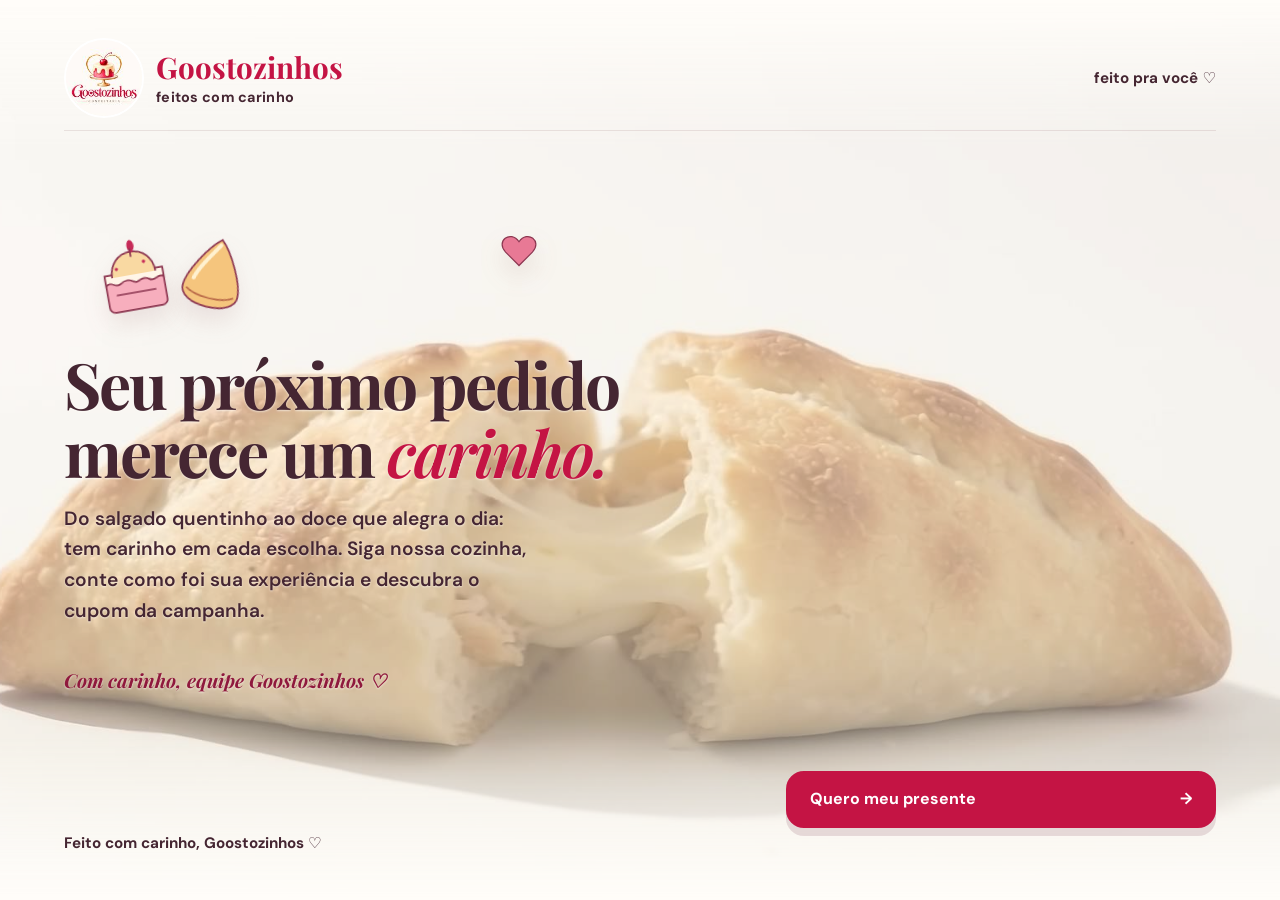
<file: public/index.html>
<!doctype html>
<html lang="pt-BR"><head><meta charset="utf-8"><meta name="viewport" content="width=device-width, initial-scale=1"><meta name="theme-color" content="#fffdf9"><meta name="description" content="Siga nossa cozinha, conte como foi sua experiência e descubra o cupom da campanha Goostozinhos."><link rel="icon" type="image/jpeg" href="logo.jpg"><link rel="apple-touch-icon" href="logo.jpg"><title>Um presente para você · Goostozinhos</title><link rel="preconnect" href="https://fonts.googleapis.com"><link rel="preconnect" href="https://fonts.gstatic.com" crossorigin><link href="https://fonts.googleapis.com/css2?family=DM+Sans:wght@400;500;600;700&family=Playfair+Display:ital,wght@0,600;0,700;1,600&display=swap" rel="stylesheet"><link rel="stylesheet" href="style.css?v=47"></head><body>
<svg class="svg-library" xmlns="http://www.w3.org/2000/svg" aria-hidden="true"><symbol id="cake" viewBox="0 0 160 160"><path d="M28 79h104v53a10 10 0 0 1-10 10H38a10 10 0 0 1-10-10Z" fill="#f7aebd" stroke="#8c3650" stroke-width="3"/><path d="M28 93c11-10 15 7 26 0s17-5 25 0 15-10 26-1 18-8 27 0V75H28Z" fill="#fff5e8" stroke="#8c3650" stroke-width="3"/><path d="M41 80c0-24 17-41 39-41s39 17 39 41" fill="#f9d9a2" stroke="#8c3650" stroke-width="3"/><path d="M81 42c-11-12-2-28 3-23 5 4 8 15-3 23Z" fill="#c62b58"/><path d="M80 34v13M45 112h69" fill="none" stroke="#8c3650" stroke-width="3" stroke-linecap="round"/><circle cx="51" cy="66" r="3" fill="#c62b58"/><circle cx="101" cy="60" r="3" fill="#c62b58"/></symbol><symbol id="savory" viewBox="0 0 160 160"><path d="M80 19c-21 18-50 69-50 94 0 16 19 28 50 28s50-12 50-28c0-25-29-76-50-94Z" fill="#f5c57d" stroke="#8c3650" stroke-width="3"/><path d="M80 29C68 50 50 75 46 96" fill="none" stroke="#fff1cf" stroke-width="7" stroke-linecap="round"/><path d="M38 116c20 12 64 13 84 0" fill="none" stroke="#b96948" stroke-width="3" stroke-linecap="round"/></symbol><linearGradient id="gold-spark" x1="0" y1="0" x2="1" y2="1"><stop offset="0" stop-color="#f7dc92"/><stop offset=".45" stop-color="#e3b560"/><stop offset=".75" stop-color="#d4a359"/><stop offset="1" stop-color="#b3832f"/></linearGradient><symbol id="sparkle" viewBox="-12 -12 24 24"><path d="M0-12C1.6-4.4 4.4-1.6 12 0 4.4 1.6 1.6 4.4 0 12-1.6 4.4-4.4 1.6-12 0-4.4-1.6-1.6-4.4 0-12Z" fill="url(#gold-spark)" stroke="#bf8e42" stroke-width=".4" stroke-linejoin="round"/></symbol><symbol id="chat" viewBox="0 0 24 24"><path d="M6 4.5h12a2.5 2.5 0 0 1 2.5 2.5v7.5a2.5 2.5 0 0 1-2.5 2.5h-6.5L7 20.5V17H6a2.5 2.5 0 0 1-2.5-2.5V7A2.5 2.5 0 0 1 6 4.5Z"/><path d="M8 10h8M8 13h5"/></symbol><symbol id="copy" viewBox="0 0 24 24"><rect x="9" y="9" width="11" height="11" rx="2.5"/><path d="M5 15V6.5A2.5 2.5 0 0 1 7.5 4H15"/></symbol><symbol id="heart" viewBox="0 0 64 64"><path d="M32 55 10 33C-7 15 18-4 32 16 46-4 71 15 54 33Z" fill="#e87995" stroke="#8c3650" stroke-width="2"/></symbol></svg>
<div class="ambient flow" aria-hidden="true"><picture><source media="(prefers-reduced-motion: reduce)" srcset="esfirra-preview.jpg"><source media="(min-width: 901px)" srcset="esfirra-preview.jpg"><img src="esfirra-draft.webp?v=2" alt="" width="540" height="304"></picture><video id="ambient-video" muted loop playsinline preload="none"><source src="esfirra_bg.mp4" type="video/mp4" media="(min-width: 901px)"></video></div><div class="app-wrapper"><header class="app-header"><div class="logo-container"><img class="brand-logo" src="logo.jpg" alt="Logo Goostozinhos" width="52" height="52"><span class="brand-name">Goostozinhos<small>feitos com carinho</small></span></div><span class="header-flourish">feito pra você ♡</span></header>

<!-- ponytail: vídeo original só no desktop; WebP animado mantém prévia móvel sem depender de autoplay. -->
<main class="main-card" id="main-content">
<section id="welcome" class="scene intro hero-content" aria-labelledby="welcome-title"><div class="illustration duo" aria-hidden="true"><svg class="cake-art"><use href="#cake"/></svg><svg class="savory-art"><use href="#savory"/></svg><svg class="heart-art"><use href="#heart"/></svg></div><h1 id="welcome-title">Seu próximo pedido merece um <em>carinho.</em></h1><p>Do salgado quentinho ao doce que alegra o dia: tem carinho em cada escolha. Siga nossa cozinha, conte como foi sua experiência e descubra o cupom da campanha.</p><p class="signature">Com carinho, equipe Goostozinhos ♡</p><button type="button" class="btn-primary" id="btn-welcome">Quero meu presente <span aria-hidden="true">→</span></button></section>

<section class="progress-section hidden" id="progress-section" aria-label="Progresso dos três passos"><div class="progress-meta"><span id="progress-label">Passo 1 de 3</span><span id="progress-number">0%</span></div><div class="progress-track" id="progress-bar-container" role="progressbar" aria-label="Progresso" aria-valuemin="0" aria-valuemax="100" aria-valuenow="0"><div class="progress-fill" id="progress-fill"></div></div></section><div id="feedback-banner" class="feedback-banner hidden" role="status" aria-live="polite"></div>
<section id="step-1" class="scene step-card hidden" aria-labelledby="step-1-title"><h2 id="step-1-title"><svg class="step-title-art" aria-hidden="true"><use href="#cake"/></svg>Um gostinho da nossa cozinha.</h2><p>Acompanhe nossas delícias e os bastidores de quem prepara tudo com carinho. Siga <strong>@goostozinhos</strong> e deixe seu @ abaixo.</p><a class="btn-external" id="btn-open-ig" href="https://www.instagram.com/goostozinhos/" target="_blank" rel="noopener noreferrer" aria-label="Abrir perfil @goostozinhos no Instagram (abre em nova aba)">Abrir perfil no Instagram <span aria-hidden="true">↗</span></a><form id="form-step-1" class="step-form"><label for="input-ig">Seu @ do Instagram</label><div class="input-ig-wrapper"><span aria-hidden="true">@</span><input id="input-ig" name="instagram" autocomplete="username" autocapitalize="none" spellcheck="false" placeholder="seuusuario" required></div></form><button type="submit" form="form-step-1" id="btn-validate-ig" class="btn-primary" aria-disabled="true"><span class="btn-text">Continuar</span></button></section>
<section id="step-2" class="scene step-card hidden" aria-labelledby="step-2-title"><div class="illustration solo" aria-hidden="true"><svg><use href="#savory"/></svg></div><h2 id="step-2-title">Sua opinião também é ingrediente.</h2><p>O que deixou seu dia mais gostoso? Conte no Pedidos10 como foi seu pedido — sua opinião sincera ajuda nossa cozinha a melhorar. Depois, volte aqui.</p><a href="https://www.pedidos10.com.br/produtos/gostozinhos" target="_blank" rel="noopener noreferrer" class="btn-external" id="btn-open-review" aria-label="Abrir Pedidos10 Goostozinhos (abre em nova aba)">Abrir Pedidos10 <span aria-hidden="true">↗</span></a><button type="button" id="btn-confirm-review" class="btn-primary" aria-disabled="true"><span class="btn-text">Já avaliei, continuar</span></button></section>

<section id="step-3" class="scene step-card hidden" aria-labelledby="step-3-title"><div class="illustration solo" aria-hidden="true"><svg><use href="#heart"/></svg></div><h2 id="step-3-title">Vamos colocar seu nome nesse carinho?</h2><p>Preencha seus dados para solicitar o cupom da campanha. O resgate depende da disponibilidade.</p><form id="form-step-3" class="step-form"><label for="input-name">Seu nome</label><input id="input-name" name="name" type="text" autocomplete="name" autocapitalize="words" spellcheck="false" maxlength="80" placeholder="Como podemos te chamar?" required><label for="input-phone">Seu WhatsApp com DDD</label><input id="input-phone" name="phone" type="tel" autocomplete="tel" inputmode="tel" placeholder="(41) 99999-9999" aria-describedby="phone-hint" required><div class="field-hint" id="phone-hint"><svg class="hint-icon" aria-hidden="true"><use href="#chat"/></svg><span>Você vai receber seu presente por WhatsApp neste número.</span></div></form><button type="submit" form="form-step-3" id="btn-claim-gift" class="btn-primary"><span class="btn-spinner hidden" aria-hidden="true"></span><span class="btn-text">Resgatar meu presente</span></button></section>
<section id="step-loading" class="scene step-card hidden" aria-labelledby="loading-title"><svg class="cake-loader" viewBox="24 36 152 152" aria-hidden="true" focusable="false"><ellipse cx="100" cy="177" rx="68" ry="8" fill="#e9c9bf" opacity=".5"/><ellipse cx="100" cy="168" rx="66" ry="9" fill="#fffdf9" stroke="#8c3650" stroke-width="3"/><g class="cl-slice"><g class="cl-body"><path d="M130 104 152 88V142L130 160Z" fill="#fce0be" stroke="#8c3650" stroke-width="3" stroke-linejoin="round"/><rect x="46" y="104" width="84" height="56" fill="#f9d9a2"/><rect class="cl-cream cl-c1" x="46" y="124" width="84" height="9" fill="#fff5e8" stroke="#8c3650" stroke-width="2.5"/><rect class="cl-cream cl-c2" x="46" y="146" width="84" height="8" fill="#fff5e8" stroke="#8c3650" stroke-width="2.5"/><rect x="46" y="104" width="84" height="56" fill="none" stroke="#8c3650" stroke-width="3" stroke-linejoin="round"/></g><path class="cl-top" d="M46 104 76 88H152L130 104Z" fill="#f7aebd" stroke="#8c3650" stroke-width="3" stroke-linejoin="round"/><path class="cl-drip" d="M46 104H130V112H126.5V121.5A4.5 4.5 0 0 1 117.5 121.5V112H108.5V116.5A4.5 4.5 0 0 1 99.5 116.5V112H90.5V125.5A4.5 4.5 0 0 1 81.5 125.5V112H72.5V118.5A4.5 4.5 0 0 1 63.5 118.5V112H57.5V122.5A4.5 4.5 0 0 1 48.5 122.5V112H46Z" fill="#f7aebd" stroke="#8c3650" stroke-width="3" stroke-linejoin="round"/><g class="cl-cherry"><circle cx="104" cy="86" r="10" fill="#c62b58" stroke="#8c3650" stroke-width="3"/><path d="M104 76c0-9 6-15 15-17" fill="none" stroke="#8c3650" stroke-width="3" stroke-linecap="round"/><path d="M99 82a6 6 0 0 1 4-4" fill="none" stroke="#fff" stroke-opacity=".75" stroke-width="2.5" stroke-linecap="round"/></g></g><g class="cl-spark cl-s1"><use href="#sparkle" x="30" y="68" width="24" height="24"/></g><g class="cl-spark cl-s2"><use href="#sparkle" x="146" y="42" width="28" height="28"/></g><g class="cl-spark cl-s3"><use href="#sparkle" x="152" y="128" width="18" height="18"/></g></svg><h2 id="loading-title">Preparando seu presente…</h2><p id="loading-note" role="status" aria-live="polite">Estamos separando uma fatia de carinho para você.</p></section>
<section id="step-4" class="scene step-card hidden" aria-labelledby="step-4-title"><div class="illustration solo" aria-hidden="true"><svg><use href="#cake"/></svg></div><h2 id="step-4-title">Um carinho para seu próximo pedido.</h2><p id="step-4-intro">Raspe com o dedo para revelar seu cupom. Também pode usar o botão abaixo.</p><div class="scratch-container" id="scratch-container"><div class="scratch-secret-card" id="scratch-secret-card"><span class="coupon-label">SEU CUPOM</span><strong class="coupon-discount" id="coupon-discount" hidden></strong><div class="coupon-code-box"><span class="coupon-code-caption">Código</span><strong class="coupon-code-text" id="revealed-coupon-code"></strong></div><div class="coupon-details" id="coupon-details"><span class="coupon-meta-item" id="coupon-min-item" hidden><span class="coupon-meta-label">Pedido mínimo:</span> <strong id="coupon-min-order"></strong></span><span class="coupon-meta-item"><span class="coupon-meta-label">Validade:</span> <strong id="coupon-validity"></strong></span><span class="coupon-meta-item"><span class="coupon-meta-label">Status:</span> <strong id="coupon-availability"></strong></span></div><button type="button" id="btn-copy-coupon" class="btn-secondary" data-copy-coupon><svg class="btn-icon" aria-hidden="true"><use href="#copy"/></svg><span class="btn-label">Copiar código</span></button><span id="copy-status" class="sr-only" role="status" aria-live="polite"></span></div><canvas id="scratch-canvas" class="scratch-canvas" width="320" height="150" aria-label="Raspe para revelar o cupom"></canvas></div><button type="button" id="btn-fallback-reveal" class="btn-text-link" aria-controls="scratch-secret-card">Revelar sem raspar</button><button type="button" id="btn-how-to-use" class="btn-primary" hidden><span class="btn-text">Ver como usar</span><span aria-hidden="true">→</span></button><a id="btn-order-direct" href="https://www.pedidos10.com.br/produtos/gostozinhos" target="_blank" rel="noopener noreferrer" class="btn-primary" hidden aria-label="Abrir Pedidos10 para fazer seu pedido (abre em nova aba)"><span class="btn-text">Fazer pedido no Pedidos10</span><span aria-hidden="true">↗</span></a></section>
<section id="step-5" class="scene step-card hidden" aria-labelledby="step-5-title"><div class="illustration solo" aria-hidden="true"><svg><use href="#cake"/></svg></div><h2 id="step-5-title">Como usar seu cupom</h2><p id="howto-lead">Seu código vale no seu próximo pedido no Pedidos10.</p><ul class="howto-terms" aria-label="Condições do cupom"><li id="howto-min" hidden></li><li id="howto-validity" hidden></li></ul><div class="howto-panel"><ol class="howto-steps"><li><span class="howto-num" aria-hidden="true">1</span><div class="howto-body"><span>Copie seu código</span><div class="howto-code-row"><strong class="howto-code" id="howto-code"></strong><button type="button" id="btn-copy-howto" class="btn-secondary" data-copy-coupon><svg class="btn-icon" aria-hidden="true"><use href="#copy"/></svg><span class="btn-label">Copiar código</span></button></div></div></li><li><span class="howto-num" aria-hidden="true">2</span><div class="howto-body"><span>Abra o Pedidos10 e escolha seus doces ou salgados.</span></div></li><li><span class="howto-num" aria-hidden="true">3</span><div class="howto-body"><span>Cole o código no campo de cupom antes de finalizar a compra.</span></div></li></ol><button type="button" id="btn-back-to-code" class="btn-text-link">Voltar ao meu código</button><p class="howto-thanks">Obrigado por fazer parte da nossa cozinha! Com carinho, equipe Goostozinhos ♡</p></div><a id="btn-order-pedidos10" href="https://www.pedidos10.com.br/produtos/gostozinhos" target="_blank" rel="noopener noreferrer" class="btn-primary" aria-label="Abrir Pedidos10 para fazer seu pedido (abre em nova aba)"><span class="btn-text">Fazer pedido no Pedidos10</span><span aria-hidden="true">↗</span></a></section>
</main><footer class="app-footer">Feito com carinho, Goostozinhos ♡</footer></div><dialog id="gratitude-scene" aria-labelledby="gratitude-title"><div class="gratitude-stage" id="gratitude-stage" aria-hidden="true"><svg class="gratitude-heart" id="gratitude-heart" viewBox="-8 -6 80 66"><path d="M32 55 10 33C-7 15 18-4 32 16 46-4 71 15 54 33Z" fill="#e87995" stroke="#8c3650" stroke-width="2" stroke-linejoin="round"/><path d="M19 22c2.4-4.4 7-6 11-3.6" fill="none" stroke="#fff" stroke-opacity=".6" stroke-width="2.2" stroke-linecap="round"/></svg></div><div class="gratitude-copy"><h2 id="gratitude-title" tabindex="-1">Muito obrigado!</h2><p>Seu carinho faz nossa cozinha crescer.</p></div><button type="button" class="gratitude-skip" id="gratitude-skip">Continuar</button></dialog><script src="scratchcard.js?v=3"></script><script src="app.js?v=30"></script></body></html>
</file>
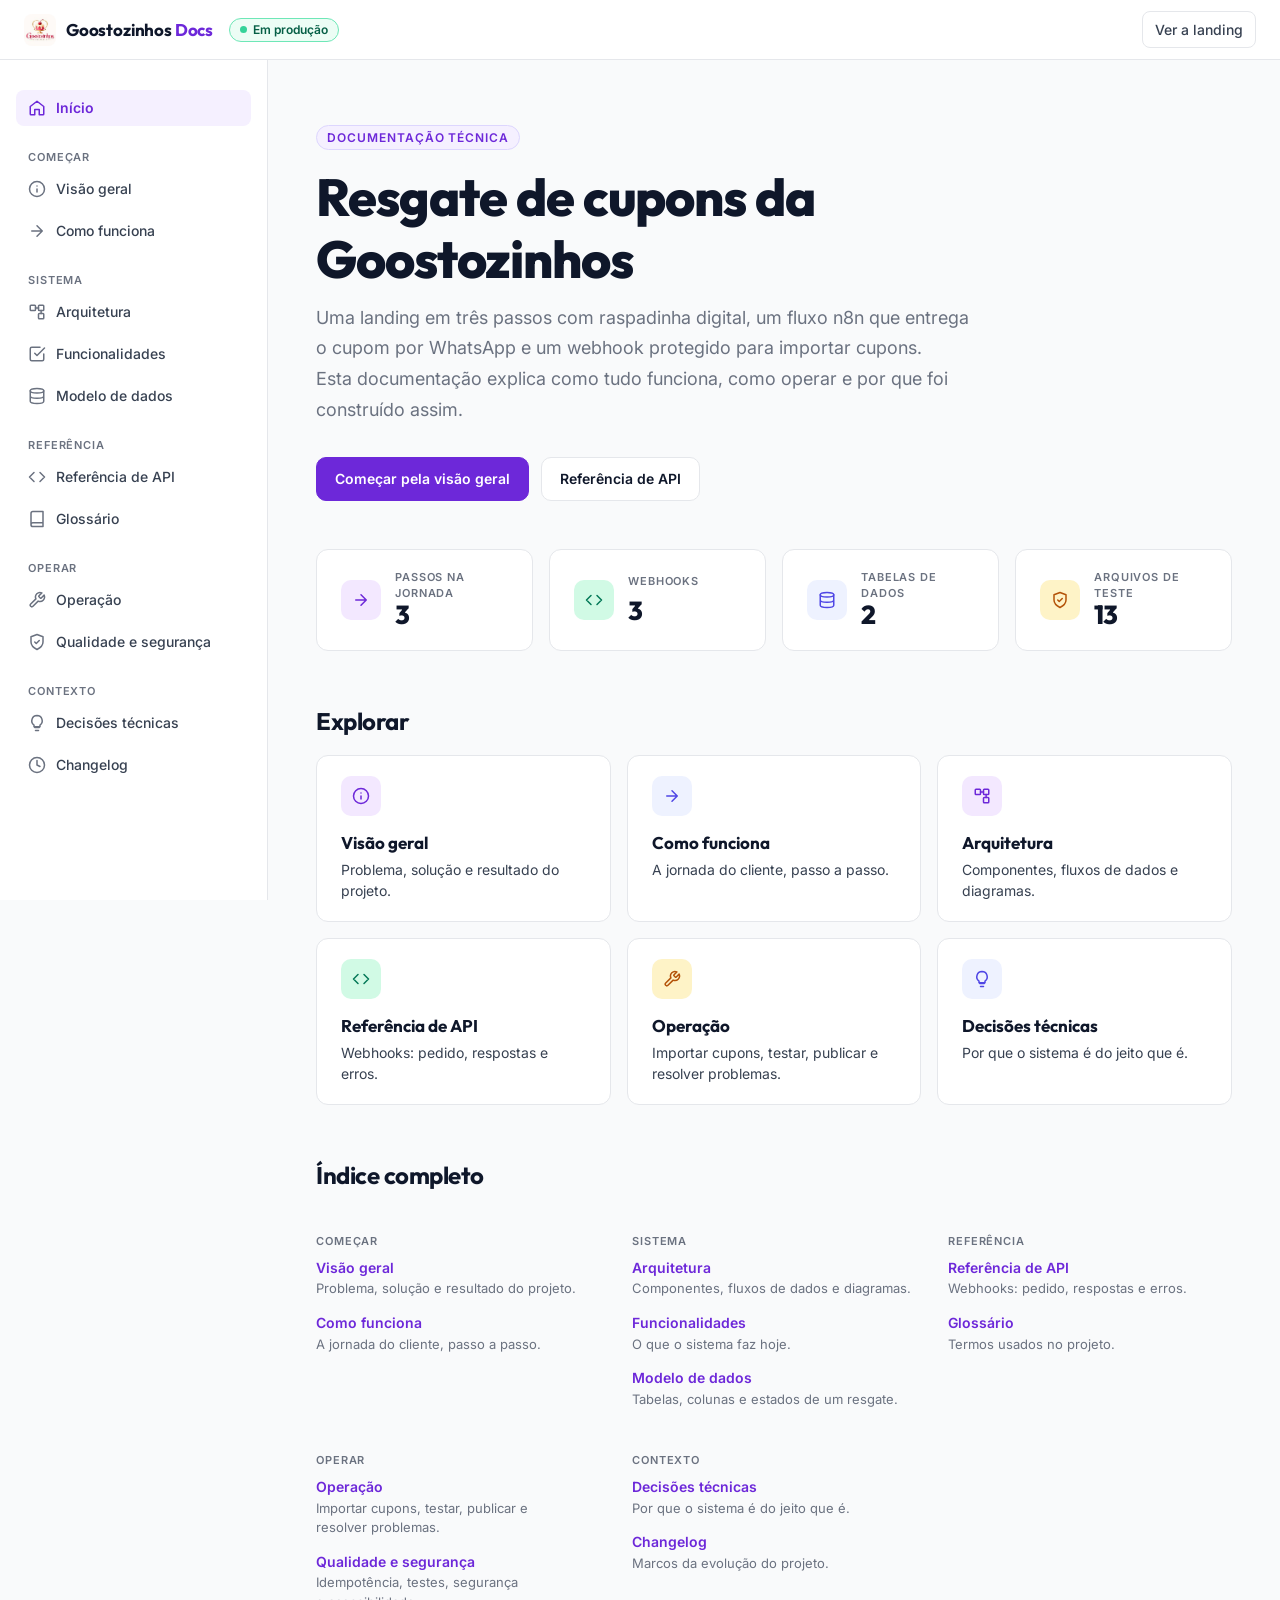
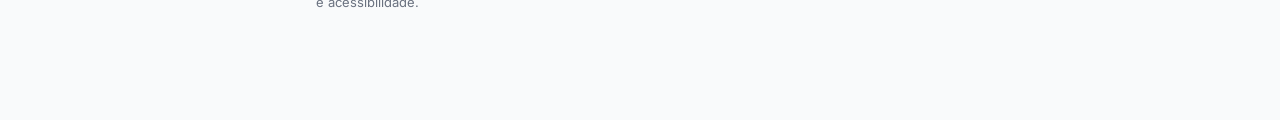
<file: public/docs/index.html>
<!doctype html>
<html lang="pt-BR">
<head>
<meta charset="utf-8">
<meta name="viewport" content="width=device-width, initial-scale=1">
<title>Início · Docs Goostozinhos</title>
<meta name="description" content="Documentação do sistema de resgate de cupons da Goostozinhos Confeitaria.">
<link rel="icon" href="assets/logo.jpg">
<link rel="preconnect" href="https://fonts.googleapis.com"><link rel="preconnect" href="https://fonts.gstatic.com" crossorigin>
<link rel="stylesheet" href="https://fonts.googleapis.com/css2?family=Inter:wght@400;500;600&family=Outfit:wght@600;700;800&family=JetBrains+Mono:wght@400;500&display=swap">
<link rel="stylesheet" href="assets/docs.css">
<script src="assets/docs.js" defer></script>
</head>
<body>
<a class="skip" href="#main">Pular para o conteúdo</a>
<header class="top">
  <button type="button" class="menu" aria-controls="side" aria-expanded="false" aria-label="Abrir menu"><svg class="i" viewBox="0 0 24 24" aria-hidden="true"><path d="M4 6h16M4 12h16M4 18h16"/></svg></button>
  <a class="brand" href="index.html"><img src="assets/logo.jpg" alt="" width="32" height="32"><span>Goostozinhos <b>Docs</b></span></a>
  <span class="pill pill-green"><i class="dot"></i>Em produção</span>
  <a class="top-link" href="../">Ver a landing</a>
</header>
<div class="layout">
<nav id="side" class="side" aria-label="Documentação"><ul><li><a href="index.html" aria-current="page"><svg class="i" viewBox="0 0 24 24" aria-hidden="true"><path d="m3 10 9-7 9 7v10a1 1 0 0 1-1 1h-5v-7H9v7H4a1 1 0 0 1-1-1z"/></svg>Início</a></li></ul><p class="nav-label">Começar</p><ul><li><a href="visao-geral.html"><svg class="i" viewBox="0 0 24 24" aria-hidden="true"><circle cx="12" cy="12" r="10"/><path d="M12 16v-4M12 8h.01"/></svg>Visão geral</a></li><li><a href="como-funciona.html"><svg class="i" viewBox="0 0 24 24" aria-hidden="true"><path d="M5 12h14M12 5l7 7-7 7"/></svg>Como funciona</a></li></ul><p class="nav-label">Sistema</p><ul><li><a href="arquitetura.html"><svg class="i" viewBox="0 0 24 24" aria-hidden="true"><rect x="3" y="3" width="7" height="7" rx="1"/><rect x="14" y="3" width="7" height="7" rx="1"/><rect x="14" y="14" width="7" height="7" rx="1"/><path d="M10 6.5h4M17.5 10v4"/></svg>Arquitetura</a></li><li><a href="funcionalidades.html"><svg class="i" viewBox="0 0 24 24" aria-hidden="true"><path d="m9 11 3 3L22 4"/><path d="M21 12v7a2 2 0 0 1-2 2H5a2 2 0 0 1-2-2V5a2 2 0 0 1 2-2h11"/></svg>Funcionalidades</a></li><li><a href="modelo-de-dados.html"><svg class="i" viewBox="0 0 24 24" aria-hidden="true"><ellipse cx="12" cy="5" rx="9" ry="3"/><path d="M3 5v14a9 3 0 0 0 18 0V5M3 12a9 3 0 0 0 18 0"/></svg>Modelo de dados</a></li></ul><p class="nav-label">Referência</p><ul><li><a href="referencia-api.html"><svg class="i" viewBox="0 0 24 24" aria-hidden="true"><path d="m16 18 6-6-6-6M8 6l-6 6 6 6"/></svg>Referência de API</a></li><li><a href="glossario.html"><svg class="i" viewBox="0 0 24 24" aria-hidden="true"><path d="M4 19.5v-15A2.5 2.5 0 0 1 6.5 2H20v20H6.5a2.5 2.5 0 0 1 0-5H20"/></svg>Glossário</a></li></ul><p class="nav-label">Operar</p><ul><li><a href="operacao.html"><svg class="i" viewBox="0 0 24 24" aria-hidden="true"><path d="M14.7 6.3a1 1 0 0 0 0 1.4l1.6 1.6a1 1 0 0 0 1.4 0l3.77-3.77a6 6 0 0 1-7.94 7.94l-6.91 6.91a2.12 2.12 0 0 1-3-3l6.91-6.91a6 6 0 0 1 7.94-7.94l-3.76 3.76z"/></svg>Operação</a></li><li><a href="qualidade-seguranca.html"><svg class="i" viewBox="0 0 24 24" aria-hidden="true"><path d="M12 22s8-4 8-10V5l-8-3-8 3v7c0 6 8 10 8 10z"/><path d="m9 12 2 2 4-4"/></svg>Qualidade e segurança</a></li></ul><p class="nav-label">Contexto</p><ul><li><a href="decisoes-tecnicas.html"><svg class="i" viewBox="0 0 24 24" aria-hidden="true"><path d="M9 18h6M10 22h4M12 2a7 7 0 0 0-4 12.7V17h8v-2.3A7 7 0 0 0 12 2z"/></svg>Decisões técnicas</a></li><li><a href="changelog.html"><svg class="i" viewBox="0 0 24 24" aria-hidden="true"><circle cx="12" cy="12" r="10"/><path d="M12 6v6l4 2"/></svg>Changelog</a></li></ul></nav>
<main id="main" class="main" tabindex="-1">
<article class="doc">


<section class="hero">
  <p class="eyebrow">Documentação técnica</p>
  <h1>Resgate de cupons da Goostozinhos</h1>
  <p class="lead">Uma landing em três passos com raspadinha digital, um fluxo n8n que entrega o cupom por WhatsApp e um webhook protegido para importar cupons. Esta documentação explica como tudo funciona, como operar e por que foi construído assim.</p>
  <div class="actions"><a class="btn" href="visao-geral.html">Começar pela visão geral</a><a class="btn btn-ghost" href="referencia-api.html">Referência de API</a></div>
</section>
<section class="kpis" aria-label="Números do sistema">
  <div class="kpi"><span class="tile tile-violet"><svg class="i" viewBox="0 0 24 24" aria-hidden="true"><path d="M5 12h14M12 5l7 7-7 7"/></svg></span><p class="nav-label">Passos na jornada</p><strong>3</strong></div>
  <div class="kpi"><span class="tile tile-green"><svg class="i" viewBox="0 0 24 24" aria-hidden="true"><path d="m16 18 6-6-6-6M8 6l-6 6 6 6"/></svg></span><p class="nav-label">Webhooks</p><strong>3</strong></div>
  <div class="kpi"><span class="tile tile-indigo"><svg class="i" viewBox="0 0 24 24" aria-hidden="true"><ellipse cx="12" cy="5" rx="9" ry="3"/><path d="M3 5v14a9 3 0 0 0 18 0V5M3 12a9 3 0 0 0 18 0"/></svg></span><p class="nav-label">Tabelas de dados</p><strong>2</strong></div>
  <div class="kpi"><span class="tile tile-amber"><svg class="i" viewBox="0 0 24 24" aria-hidden="true"><path d="M12 22s8-4 8-10V5l-8-3-8 3v7c0 6 8 10 8 10z"/><path d="m9 12 2 2 4-4"/></svg></span><p class="nav-label">Arquivos de teste</p><strong>13</strong></div>
</section>
<h2 id="explorar">Explorar</h2>
<div class="cards"><a class="card" href="visao-geral.html"><span class="tile tile-violet"><svg class="i" viewBox="0 0 24 24" aria-hidden="true"><circle cx="12" cy="12" r="10"/><path d="M12 16v-4M12 8h.01"/></svg></span><strong>Visão geral</strong><span>Problema, solução e resultado do projeto.</span></a><a class="card" href="como-funciona.html"><span class="tile tile-indigo"><svg class="i" viewBox="0 0 24 24" aria-hidden="true"><path d="M5 12h14M12 5l7 7-7 7"/></svg></span><strong>Como funciona</strong><span>A jornada do cliente, passo a passo.</span></a><a class="card" href="arquitetura.html"><span class="tile tile-violet"><svg class="i" viewBox="0 0 24 24" aria-hidden="true"><rect x="3" y="3" width="7" height="7" rx="1"/><rect x="14" y="3" width="7" height="7" rx="1"/><rect x="14" y="14" width="7" height="7" rx="1"/><path d="M10 6.5h4M17.5 10v4"/></svg></span><strong>Arquitetura</strong><span>Componentes, fluxos de dados e diagramas.</span></a><a class="card" href="referencia-api.html"><span class="tile tile-green"><svg class="i" viewBox="0 0 24 24" aria-hidden="true"><path d="m16 18 6-6-6-6M8 6l-6 6 6 6"/></svg></span><strong>Referência de API</strong><span>Webhooks: pedido, respostas e erros.</span></a><a class="card" href="operacao.html"><span class="tile tile-amber"><svg class="i" viewBox="0 0 24 24" aria-hidden="true"><path d="M14.7 6.3a1 1 0 0 0 0 1.4l1.6 1.6a1 1 0 0 0 1.4 0l3.77-3.77a6 6 0 0 1-7.94 7.94l-6.91 6.91a2.12 2.12 0 0 1-3-3l6.91-6.91a6 6 0 0 1 7.94-7.94l-3.76 3.76z"/></svg></span><strong>Operação</strong><span>Importar cupons, testar, publicar e resolver problemas.</span></a><a class="card" href="decisoes-tecnicas.html"><span class="tile tile-indigo"><svg class="i" viewBox="0 0 24 24" aria-hidden="true"><path d="M9 18h6M10 22h4M12 2a7 7 0 0 0-4 12.7V17h8v-2.3A7 7 0 0 0 12 2z"/></svg></span><strong>Decisões técnicas</strong><span>Por que o sistema é do jeito que é.</span></a></div>
<h2 id="indice">Índice completo</h2>
<div class="index"><div class="idx"><p class="nav-label">Começar</p><ul><li><a href="visao-geral.html">Visão geral</a><span>Problema, solução e resultado do projeto.</span></li><li><a href="como-funciona.html">Como funciona</a><span>A jornada do cliente, passo a passo.</span></li></ul></div><div class="idx"><p class="nav-label">Sistema</p><ul><li><a href="arquitetura.html">Arquitetura</a><span>Componentes, fluxos de dados e diagramas.</span></li><li><a href="funcionalidades.html">Funcionalidades</a><span>O que o sistema faz hoje.</span></li><li><a href="modelo-de-dados.html">Modelo de dados</a><span>Tabelas, colunas e estados de um resgate.</span></li></ul></div><div class="idx"><p class="nav-label">Referência</p><ul><li><a href="referencia-api.html">Referência de API</a><span>Webhooks: pedido, respostas e erros.</span></li><li><a href="glossario.html">Glossário</a><span>Termos usados no projeto.</span></li></ul></div><div class="idx"><p class="nav-label">Operar</p><ul><li><a href="operacao.html">Operação</a><span>Importar cupons, testar, publicar e resolver problemas.</span></li><li><a href="qualidade-seguranca.html">Qualidade e segurança</a><span>Idempotência, testes, segurança e acessibilidade.</span></li></ul></div><div class="idx"><p class="nav-label">Contexto</p><ul><li><a href="decisoes-tecnicas.html">Decisões técnicas</a><span>Por que o sistema é do jeito que é.</span></li><li><a href="changelog.html">Changelog</a><span>Marcos da evolução do projeto.</span></li></ul></div></div>


</article>

</main>
</div>
</body>
</html>
</file>
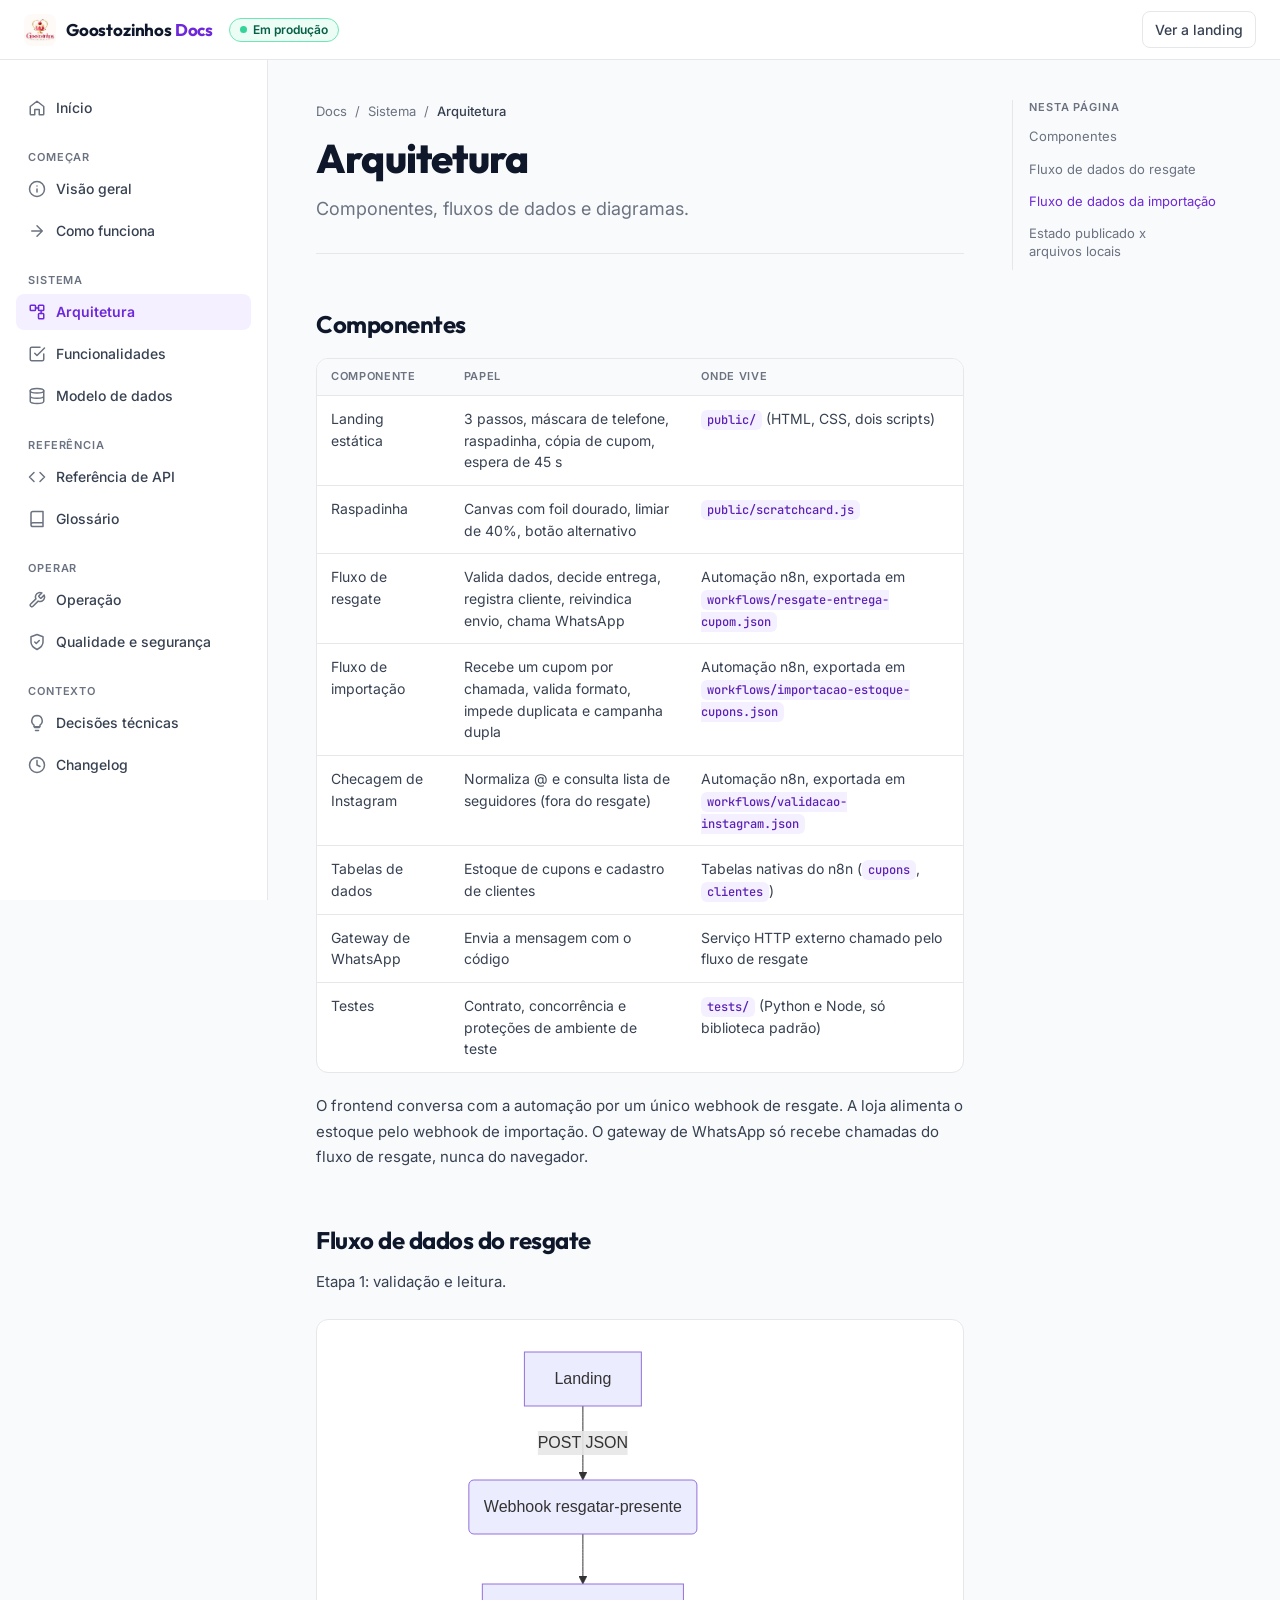
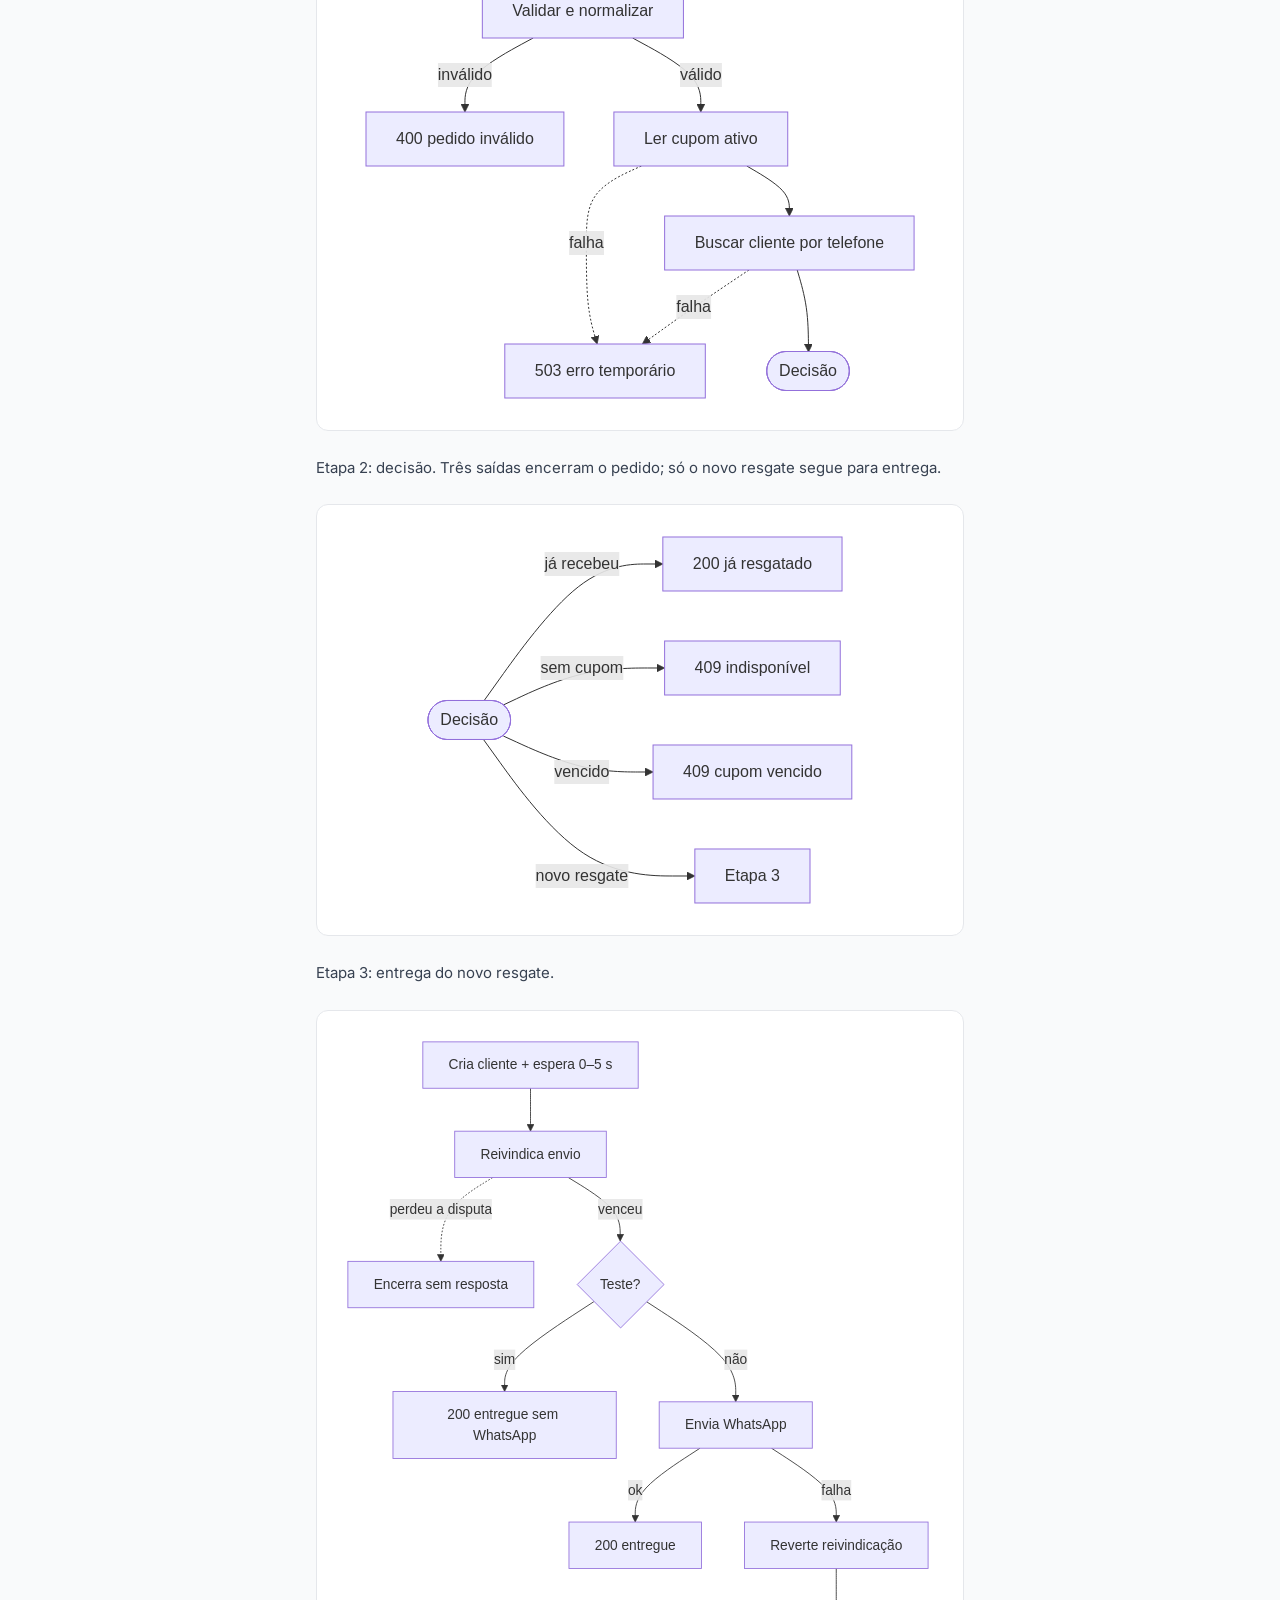
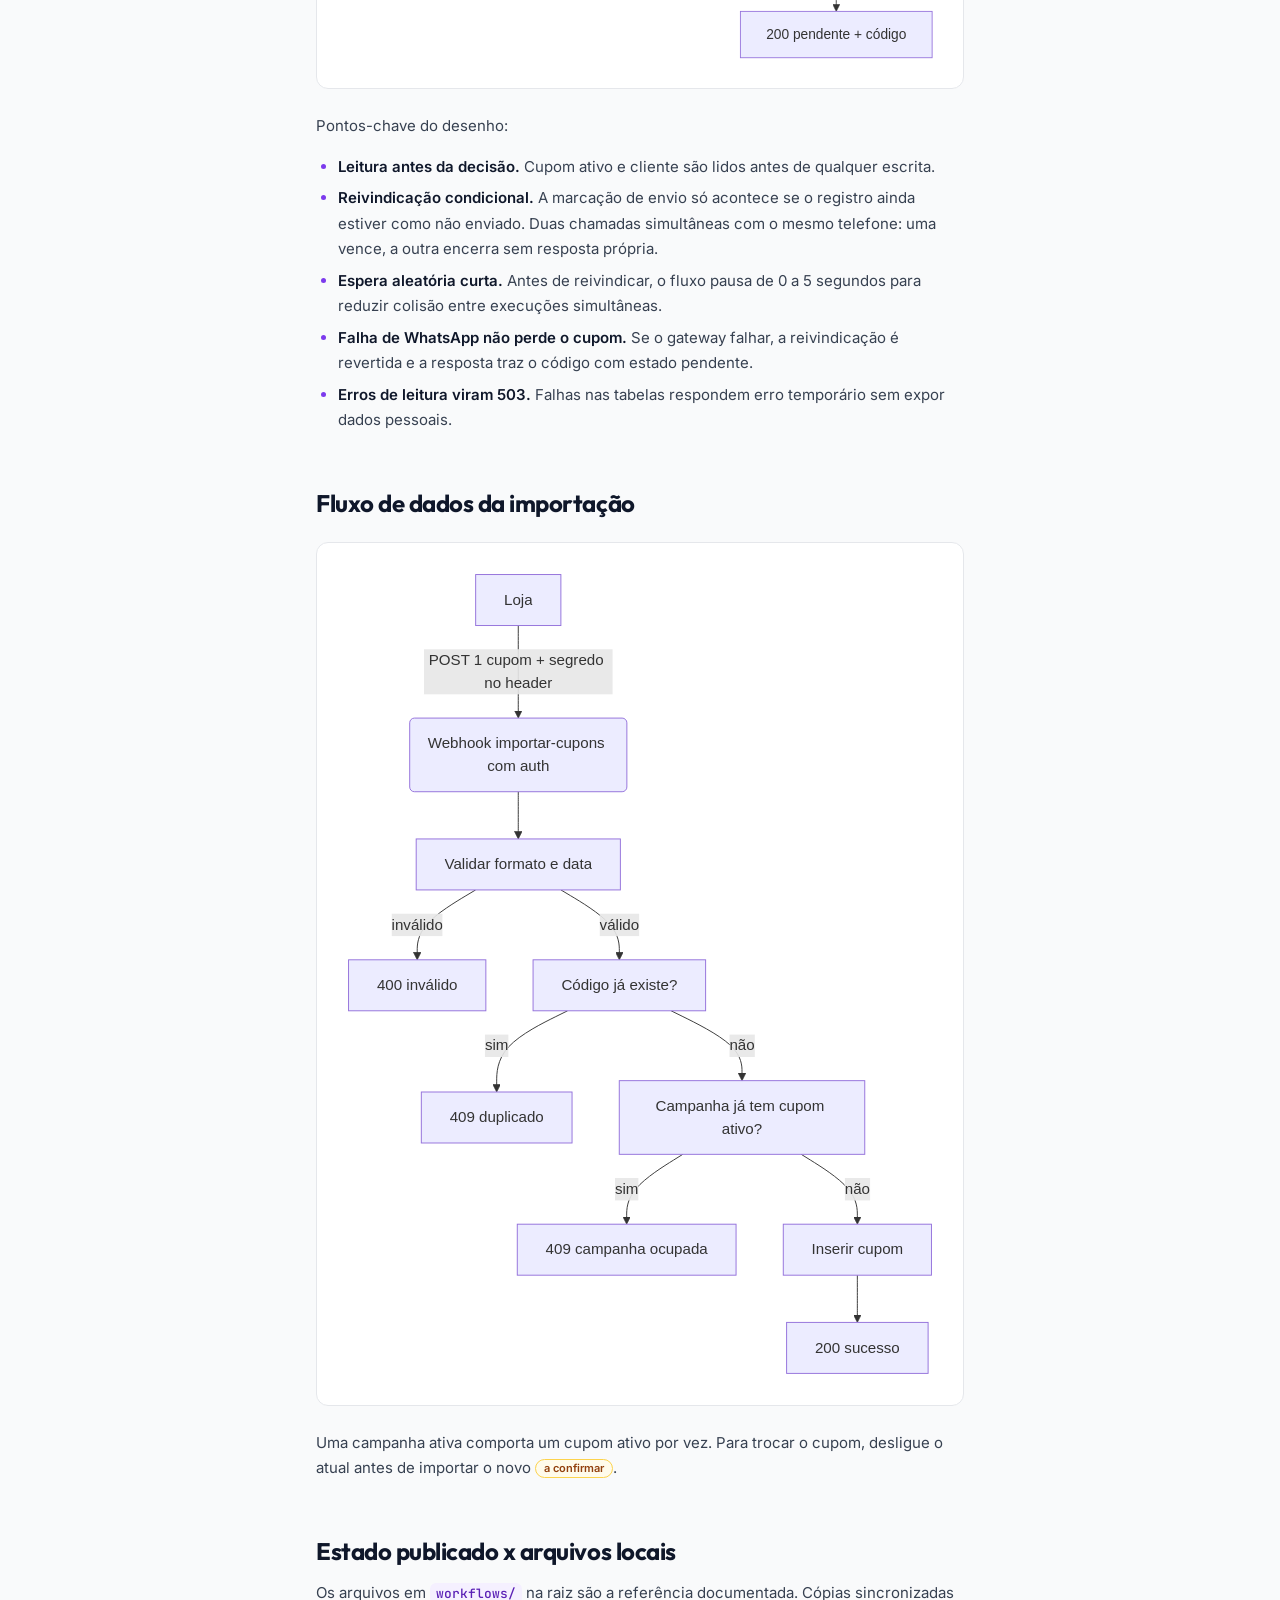
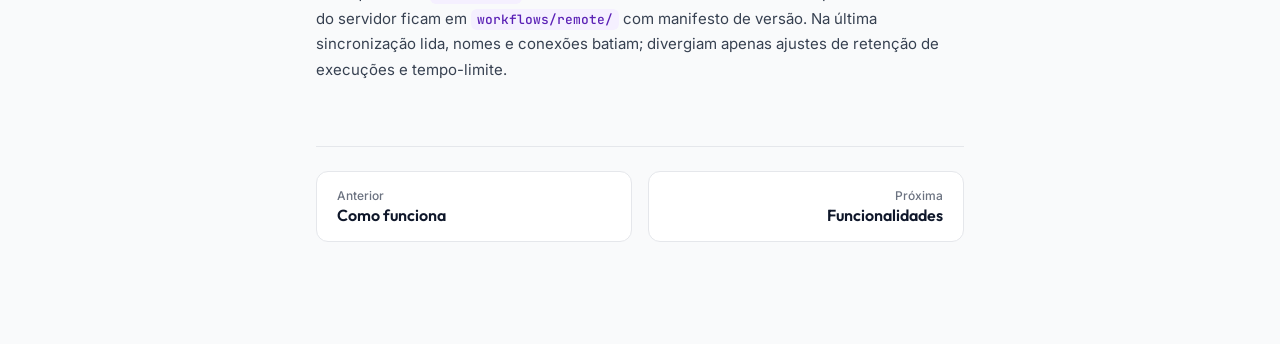
<file: public/docs/arquitetura.html>
<!doctype html>
<html lang="pt-BR">
<head>
<meta charset="utf-8">
<meta name="viewport" content="width=device-width, initial-scale=1">
<title>Arquitetura · Docs Goostozinhos</title>
<meta name="description" content="Componentes, fluxos de dados e diagramas.">
<link rel="icon" href="assets/logo.jpg">
<link rel="preconnect" href="https://fonts.googleapis.com"><link rel="preconnect" href="https://fonts.gstatic.com" crossorigin>
<link rel="stylesheet" href="https://fonts.googleapis.com/css2?family=Inter:wght@400;500;600&family=Outfit:wght@600;700;800&family=JetBrains+Mono:wght@400;500&display=swap">
<link rel="stylesheet" href="assets/docs.css">
<script src="assets/mermaid.min.js" defer></script><script src="assets/docs.js" defer></script>
</head>
<body>
<a class="skip" href="#main">Pular para o conteúdo</a>
<header class="top">
  <button type="button" class="menu" aria-controls="side" aria-expanded="false" aria-label="Abrir menu"><svg class="i" viewBox="0 0 24 24" aria-hidden="true"><path d="M4 6h16M4 12h16M4 18h16"/></svg></button>
  <a class="brand" href="index.html"><img src="assets/logo.jpg" alt="" width="32" height="32"><span>Goostozinhos <b>Docs</b></span></a>
  <span class="pill pill-green"><i class="dot"></i>Em produção</span>
  <a class="top-link" href="../">Ver a landing</a>
</header>
<div class="layout">
<nav id="side" class="side" aria-label="Documentação"><ul><li><a href="index.html"><svg class="i" viewBox="0 0 24 24" aria-hidden="true"><path d="m3 10 9-7 9 7v10a1 1 0 0 1-1 1h-5v-7H9v7H4a1 1 0 0 1-1-1z"/></svg>Início</a></li></ul><p class="nav-label">Começar</p><ul><li><a href="visao-geral.html"><svg class="i" viewBox="0 0 24 24" aria-hidden="true"><circle cx="12" cy="12" r="10"/><path d="M12 16v-4M12 8h.01"/></svg>Visão geral</a></li><li><a href="como-funciona.html"><svg class="i" viewBox="0 0 24 24" aria-hidden="true"><path d="M5 12h14M12 5l7 7-7 7"/></svg>Como funciona</a></li></ul><p class="nav-label">Sistema</p><ul><li><a href="arquitetura.html" aria-current="page"><svg class="i" viewBox="0 0 24 24" aria-hidden="true"><rect x="3" y="3" width="7" height="7" rx="1"/><rect x="14" y="3" width="7" height="7" rx="1"/><rect x="14" y="14" width="7" height="7" rx="1"/><path d="M10 6.5h4M17.5 10v4"/></svg>Arquitetura</a></li><li><a href="funcionalidades.html"><svg class="i" viewBox="0 0 24 24" aria-hidden="true"><path d="m9 11 3 3L22 4"/><path d="M21 12v7a2 2 0 0 1-2 2H5a2 2 0 0 1-2-2V5a2 2 0 0 1 2-2h11"/></svg>Funcionalidades</a></li><li><a href="modelo-de-dados.html"><svg class="i" viewBox="0 0 24 24" aria-hidden="true"><ellipse cx="12" cy="5" rx="9" ry="3"/><path d="M3 5v14a9 3 0 0 0 18 0V5M3 12a9 3 0 0 0 18 0"/></svg>Modelo de dados</a></li></ul><p class="nav-label">Referência</p><ul><li><a href="referencia-api.html"><svg class="i" viewBox="0 0 24 24" aria-hidden="true"><path d="m16 18 6-6-6-6M8 6l-6 6 6 6"/></svg>Referência de API</a></li><li><a href="glossario.html"><svg class="i" viewBox="0 0 24 24" aria-hidden="true"><path d="M4 19.5v-15A2.5 2.5 0 0 1 6.5 2H20v20H6.5a2.5 2.5 0 0 1 0-5H20"/></svg>Glossário</a></li></ul><p class="nav-label">Operar</p><ul><li><a href="operacao.html"><svg class="i" viewBox="0 0 24 24" aria-hidden="true"><path d="M14.7 6.3a1 1 0 0 0 0 1.4l1.6 1.6a1 1 0 0 0 1.4 0l3.77-3.77a6 6 0 0 1-7.94 7.94l-6.91 6.91a2.12 2.12 0 0 1-3-3l6.91-6.91a6 6 0 0 1 7.94-7.94l-3.76 3.76z"/></svg>Operação</a></li><li><a href="qualidade-seguranca.html"><svg class="i" viewBox="0 0 24 24" aria-hidden="true"><path d="M12 22s8-4 8-10V5l-8-3-8 3v7c0 6 8 10 8 10z"/><path d="m9 12 2 2 4-4"/></svg>Qualidade e segurança</a></li></ul><p class="nav-label">Contexto</p><ul><li><a href="decisoes-tecnicas.html"><svg class="i" viewBox="0 0 24 24" aria-hidden="true"><path d="M9 18h6M10 22h4M12 2a7 7 0 0 0-4 12.7V17h8v-2.3A7 7 0 0 0 12 2z"/></svg>Decisões técnicas</a></li><li><a href="changelog.html"><svg class="i" viewBox="0 0 24 24" aria-hidden="true"><circle cx="12" cy="12" r="10"/><path d="M12 6v6l4 2"/></svg>Changelog</a></li></ul></nav>
<main id="main" class="main" tabindex="-1">
<article class="doc">
<nav class="crumbs" aria-label="Trilha"><a href="index.html">Docs</a><span>/</span>Sistema<span>/</span><span aria-current="page">Arquitetura</span></nav>
<h1>Arquitetura</h1><p class="lead">Componentes, fluxos de dados e diagramas.</p><h2 id="componentes"><a class="anchor" href="#componentes">Componentes</a></h2>
<div class="table"><table><thead><tr><th>Componente</th><th>Papel</th><th>Onde vive</th></tr></thead><tbody><tr><td>Landing estática</td><td>3 passos, máscara de telefone, raspadinha, cópia de cupom, espera de 45 s</td><td><code>public/</code> (HTML, CSS, dois scripts)</td></tr><tr><td>Raspadinha</td><td>Canvas com foil dourado, limiar de 40%, botão alternativo</td><td><code>public/scratchcard.js</code></td></tr><tr><td>Fluxo de resgate</td><td>Valida dados, decide entrega, registra cliente, reivindica envio, chama WhatsApp</td><td>Automação n8n, exportada em <code>workflows/resgate-entrega-cupom.json</code></td></tr><tr><td>Fluxo de importação</td><td>Recebe um cupom por chamada, valida formato, impede duplicata e campanha dupla</td><td>Automação n8n, exportada em <code>workflows/importacao-estoque-cupons.json</code></td></tr><tr><td>Checagem de Instagram</td><td>Normaliza @ e consulta lista de seguidores (fora do resgate)</td><td>Automação n8n, exportada em <code>workflows/validacao-instagram.json</code></td></tr><tr><td>Tabelas de dados</td><td>Estoque de cupons e cadastro de clientes</td><td>Tabelas nativas do n8n (<code>cupons</code>, <code>clientes</code>)</td></tr><tr><td>Gateway de WhatsApp</td><td>Envia a mensagem com o código</td><td>Serviço HTTP externo chamado pelo fluxo de resgate</td></tr><tr><td>Testes</td><td>Contrato, concorrência e proteções de ambiente de teste</td><td><code>tests/</code> (Python e Node, só biblioteca padrão)</td></tr></tbody></table></div>
<p>O frontend conversa com a automação por um único webhook de resgate. A loja alimenta o estoque pelo webhook de importação. O gateway de WhatsApp só recebe chamadas do fluxo de resgate, nunca do navegador.</p>
<h2 id="fluxo-de-dados-do-resgate"><a class="anchor" href="#fluxo-de-dados-do-resgate">Fluxo de dados do resgate</a></h2>
<p>Etapa 1: validação e leitura.</p>
<figure class="diagram"><pre class="mermaid">flowchart TD
    A[Landing] --&gt;|POST JSON| B(Webhook resgatar-presente)
    B --&gt; C[Validar e normalizar]
    C --&gt;|inválido| Z400[400 pedido inválido]
    C --&gt;|válido| D[Ler cupom ativo]
    D --&gt; E[Buscar cliente por telefone]
    D -.-&gt;|falha| Z503[503 erro temporário]
    E -.-&gt;|falha| Z503
    E --&gt; F([Decisão])</pre></figure>
<p>Etapa 2: decisão. Três saídas encerram o pedido; só o novo resgate segue para entrega.</p>
<figure class="diagram"><pre class="mermaid">flowchart LR
    F([Decisão]) --&gt;|já recebeu| R1[200 já resgatado]
    F --&gt;|sem cupom| R2[409 indisponível]
    F --&gt;|vencido| R3[409 cupom vencido]
    F --&gt;|novo resgate| G[Etapa 3]</pre></figure>
<p>Etapa 3: entrega do novo resgate.</p>
<figure class="diagram"><pre class="mermaid">flowchart TD
    G[Cria cliente + espera 0–5 s] --&gt; H[Reivindica envio]
    H -.-&gt;|perdeu a disputa| X[Encerra sem resposta]
    H --&gt;|venceu| I{Teste?}
    I --&gt;|sim| T[200 entregue sem WhatsApp]
    I --&gt;|não| J[Envia WhatsApp]
    J --&gt;|ok| OK[200 entregue]
    J --&gt;|falha| K[Reverte reivindicação]
    K --&gt; P[200 pendente + código]</pre></figure>
<p>Pontos-chave do desenho:</p>
<ul><li><strong>Leitura antes da decisão.</strong> Cupom ativo e cliente são lidos antes de qualquer escrita.</li><li><strong>Reivindicação condicional.</strong> A marcação de envio só acontece se o registro ainda estiver como não enviado. Duas chamadas simultâneas com o mesmo telefone: uma vence, a outra encerra sem resposta própria.</li><li><strong>Espera aleatória curta.</strong> Antes de reivindicar, o fluxo pausa de 0 a 5 segundos para reduzir colisão entre execuções simultâneas.</li><li><strong>Falha de WhatsApp não perde o cupom.</strong> Se o gateway falhar, a reivindicação é revertida e a resposta traz o código com estado pendente.</li><li><strong>Erros de leitura viram 503.</strong> Falhas nas tabelas respondem erro temporário sem expor dados pessoais.</li></ul>
<h2 id="fluxo-de-dados-da-importacao"><a class="anchor" href="#fluxo-de-dados-da-importacao">Fluxo de dados da importação</a></h2>
<figure class="diagram"><pre class="mermaid">flowchart TD
    A[Loja] --&gt;|POST 1 cupom + segredo no header| B(Webhook importar-cupons com auth)
    B --&gt; C[Validar formato e data]
    C --&gt;|inválido| Z400[400 inválido]
    C --&gt;|válido| D[Código já existe?]
    D --&gt;|sim| Z409D[409 duplicado]
    D --&gt;|não| E[Campanha já tem cupom ativo?]
    E --&gt;|sim| Z409C[409 campanha ocupada]
    E --&gt;|não| F[Inserir cupom]
    F --&gt; Z200[200 sucesso]</pre></figure>
<p>Uma campanha ativa comporta um cupom ativo por vez. Para trocar o cupom, desligue o atual antes de importar o novo <span class="pill pill-amber" title="Afirmação pendente de confirmação">a confirmar</span>.</p>
<h2 id="estado-publicado-x-arquivos-locais"><a class="anchor" href="#estado-publicado-x-arquivos-locais">Estado publicado x arquivos locais</a></h2>
<p>Os arquivos em <code>workflows/</code> na raiz são a referência documentada. Cópias sincronizadas do servidor ficam em <code>workflows/remote/</code> com manifesto de versão. Na última sincronização lida, nomes e conexões batiam; divergiam apenas ajustes de retenção de execuções e tempo-limite.</p>
<nav class="pager" aria-label="Paginação"><a class="prev" href="como-funciona.html"><small>Anterior</small>Como funciona</a><a class="next" href="funcionalidades.html"><small>Próxima</small>Funcionalidades</a></nav>
</article>
<aside class="toc" aria-label="Nesta página"><p class="nav-label">Nesta página</p><ul><li class="l2"><a href="#componentes">Componentes</a></li><li class="l2"><a href="#fluxo-de-dados-do-resgate">Fluxo de dados do resgate</a></li><li class="l2"><a href="#fluxo-de-dados-da-importacao">Fluxo de dados da importação</a></li><li class="l2"><a href="#estado-publicado-x-arquivos-locais">Estado publicado x arquivos locais</a></li></ul></aside>
</main>
</div>
</body>
</html>
</file>
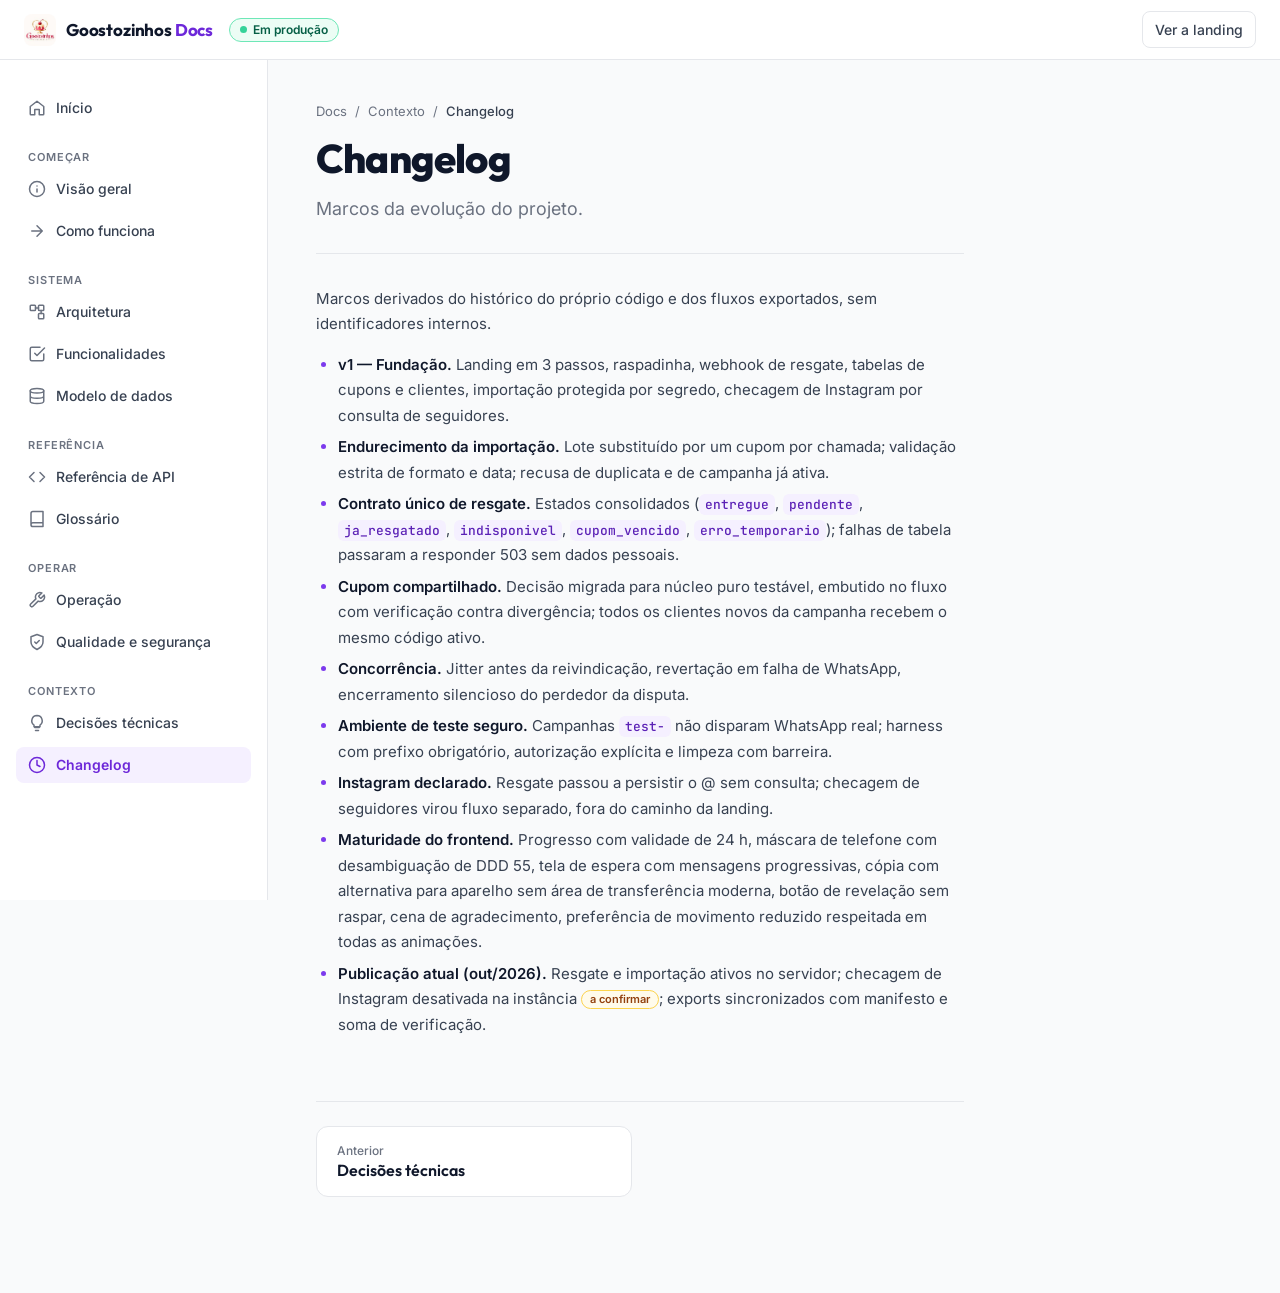
<file: public/docs/changelog.html>
<!doctype html>
<html lang="pt-BR">
<head>
<meta charset="utf-8">
<meta name="viewport" content="width=device-width, initial-scale=1">
<title>Changelog · Docs Goostozinhos</title>
<meta name="description" content="Marcos da evolução do projeto.">
<link rel="icon" href="assets/logo.jpg">
<link rel="preconnect" href="https://fonts.googleapis.com"><link rel="preconnect" href="https://fonts.gstatic.com" crossorigin>
<link rel="stylesheet" href="https://fonts.googleapis.com/css2?family=Inter:wght@400;500;600&family=Outfit:wght@600;700;800&family=JetBrains+Mono:wght@400;500&display=swap">
<link rel="stylesheet" href="assets/docs.css">
<script src="assets/docs.js" defer></script>
</head>
<body>
<a class="skip" href="#main">Pular para o conteúdo</a>
<header class="top">
  <button type="button" class="menu" aria-controls="side" aria-expanded="false" aria-label="Abrir menu"><svg class="i" viewBox="0 0 24 24" aria-hidden="true"><path d="M4 6h16M4 12h16M4 18h16"/></svg></button>
  <a class="brand" href="index.html"><img src="assets/logo.jpg" alt="" width="32" height="32"><span>Goostozinhos <b>Docs</b></span></a>
  <span class="pill pill-green"><i class="dot"></i>Em produção</span>
  <a class="top-link" href="../">Ver a landing</a>
</header>
<div class="layout">
<nav id="side" class="side" aria-label="Documentação"><ul><li><a href="index.html"><svg class="i" viewBox="0 0 24 24" aria-hidden="true"><path d="m3 10 9-7 9 7v10a1 1 0 0 1-1 1h-5v-7H9v7H4a1 1 0 0 1-1-1z"/></svg>Início</a></li></ul><p class="nav-label">Começar</p><ul><li><a href="visao-geral.html"><svg class="i" viewBox="0 0 24 24" aria-hidden="true"><circle cx="12" cy="12" r="10"/><path d="M12 16v-4M12 8h.01"/></svg>Visão geral</a></li><li><a href="como-funciona.html"><svg class="i" viewBox="0 0 24 24" aria-hidden="true"><path d="M5 12h14M12 5l7 7-7 7"/></svg>Como funciona</a></li></ul><p class="nav-label">Sistema</p><ul><li><a href="arquitetura.html"><svg class="i" viewBox="0 0 24 24" aria-hidden="true"><rect x="3" y="3" width="7" height="7" rx="1"/><rect x="14" y="3" width="7" height="7" rx="1"/><rect x="14" y="14" width="7" height="7" rx="1"/><path d="M10 6.5h4M17.5 10v4"/></svg>Arquitetura</a></li><li><a href="funcionalidades.html"><svg class="i" viewBox="0 0 24 24" aria-hidden="true"><path d="m9 11 3 3L22 4"/><path d="M21 12v7a2 2 0 0 1-2 2H5a2 2 0 0 1-2-2V5a2 2 0 0 1 2-2h11"/></svg>Funcionalidades</a></li><li><a href="modelo-de-dados.html"><svg class="i" viewBox="0 0 24 24" aria-hidden="true"><ellipse cx="12" cy="5" rx="9" ry="3"/><path d="M3 5v14a9 3 0 0 0 18 0V5M3 12a9 3 0 0 0 18 0"/></svg>Modelo de dados</a></li></ul><p class="nav-label">Referência</p><ul><li><a href="referencia-api.html"><svg class="i" viewBox="0 0 24 24" aria-hidden="true"><path d="m16 18 6-6-6-6M8 6l-6 6 6 6"/></svg>Referência de API</a></li><li><a href="glossario.html"><svg class="i" viewBox="0 0 24 24" aria-hidden="true"><path d="M4 19.5v-15A2.5 2.5 0 0 1 6.5 2H20v20H6.5a2.5 2.5 0 0 1 0-5H20"/></svg>Glossário</a></li></ul><p class="nav-label">Operar</p><ul><li><a href="operacao.html"><svg class="i" viewBox="0 0 24 24" aria-hidden="true"><path d="M14.7 6.3a1 1 0 0 0 0 1.4l1.6 1.6a1 1 0 0 0 1.4 0l3.77-3.77a6 6 0 0 1-7.94 7.94l-6.91 6.91a2.12 2.12 0 0 1-3-3l6.91-6.91a6 6 0 0 1 7.94-7.94l-3.76 3.76z"/></svg>Operação</a></li><li><a href="qualidade-seguranca.html"><svg class="i" viewBox="0 0 24 24" aria-hidden="true"><path d="M12 22s8-4 8-10V5l-8-3-8 3v7c0 6 8 10 8 10z"/><path d="m9 12 2 2 4-4"/></svg>Qualidade e segurança</a></li></ul><p class="nav-label">Contexto</p><ul><li><a href="decisoes-tecnicas.html"><svg class="i" viewBox="0 0 24 24" aria-hidden="true"><path d="M9 18h6M10 22h4M12 2a7 7 0 0 0-4 12.7V17h8v-2.3A7 7 0 0 0 12 2z"/></svg>Decisões técnicas</a></li><li><a href="changelog.html" aria-current="page"><svg class="i" viewBox="0 0 24 24" aria-hidden="true"><circle cx="12" cy="12" r="10"/><path d="M12 6v6l4 2"/></svg>Changelog</a></li></ul></nav>
<main id="main" class="main" tabindex="-1">
<article class="doc">
<nav class="crumbs" aria-label="Trilha"><a href="index.html">Docs</a><span>/</span>Contexto<span>/</span><span aria-current="page">Changelog</span></nav>
<h1>Changelog</h1><p class="lead">Marcos da evolução do projeto.</p><p>Marcos derivados do histórico do próprio código e dos fluxos exportados, sem identificadores internos.</p>
<ul><li><strong>v1 — Fundação.</strong> Landing em 3 passos, raspadinha, webhook de resgate, tabelas de cupons e clientes, importação protegida por segredo, checagem de Instagram por consulta de seguidores.</li><li><strong>Endurecimento da importação.</strong> Lote substituído por um cupom por chamada; validação estrita de formato e data; recusa de duplicata e de campanha já ativa.</li><li><strong>Contrato único de resgate.</strong> Estados consolidados (<code>entregue</code>, <code>pendente</code>, <code>ja_resgatado</code>, <code>indisponivel</code>, <code>cupom_vencido</code>, <code>erro_temporario</code>); falhas de tabela passaram a responder 503 sem dados pessoais.</li><li><strong>Cupom compartilhado.</strong> Decisão migrada para núcleo puro testável, embutido no fluxo com verificação contra divergência; todos os clientes novos da campanha recebem o mesmo código ativo.</li><li><strong>Concorrência.</strong> Jitter antes da reivindicação, revertação em falha de WhatsApp, encerramento silencioso do perdedor da disputa.</li><li><strong>Ambiente de teste seguro.</strong> Campanhas <code>test-</code> não disparam WhatsApp real; harness com prefixo obrigatório, autorização explícita e limpeza com barreira.</li><li><strong>Instagram declarado.</strong> Resgate passou a persistir o @ sem consulta; checagem de seguidores virou fluxo separado, fora do caminho da landing.</li><li><strong>Maturidade do frontend.</strong> Progresso com validade de 24 h, máscara de telefone com desambiguação de DDD 55, tela de espera com mensagens progressivas, cópia com alternativa para aparelho sem área de transferência moderna, botão de revelação sem raspar, cena de agradecimento, preferência de movimento reduzido respeitada em todas as animações.</li><li><strong>Publicação atual (out/2026).</strong> Resgate e importação ativos no servidor; checagem de Instagram desativada na instância <span class="pill pill-amber" title="estado de ativação lido na sincronização local">a confirmar</span>; exports sincronizados com manifesto e soma de verificação.</li></ul>
<nav class="pager" aria-label="Paginação"><a class="prev" href="decisoes-tecnicas.html"><small>Anterior</small>Decisões técnicas</a><span></span></nav>
</article>

</main>
</div>
</body>
</html>
</file>
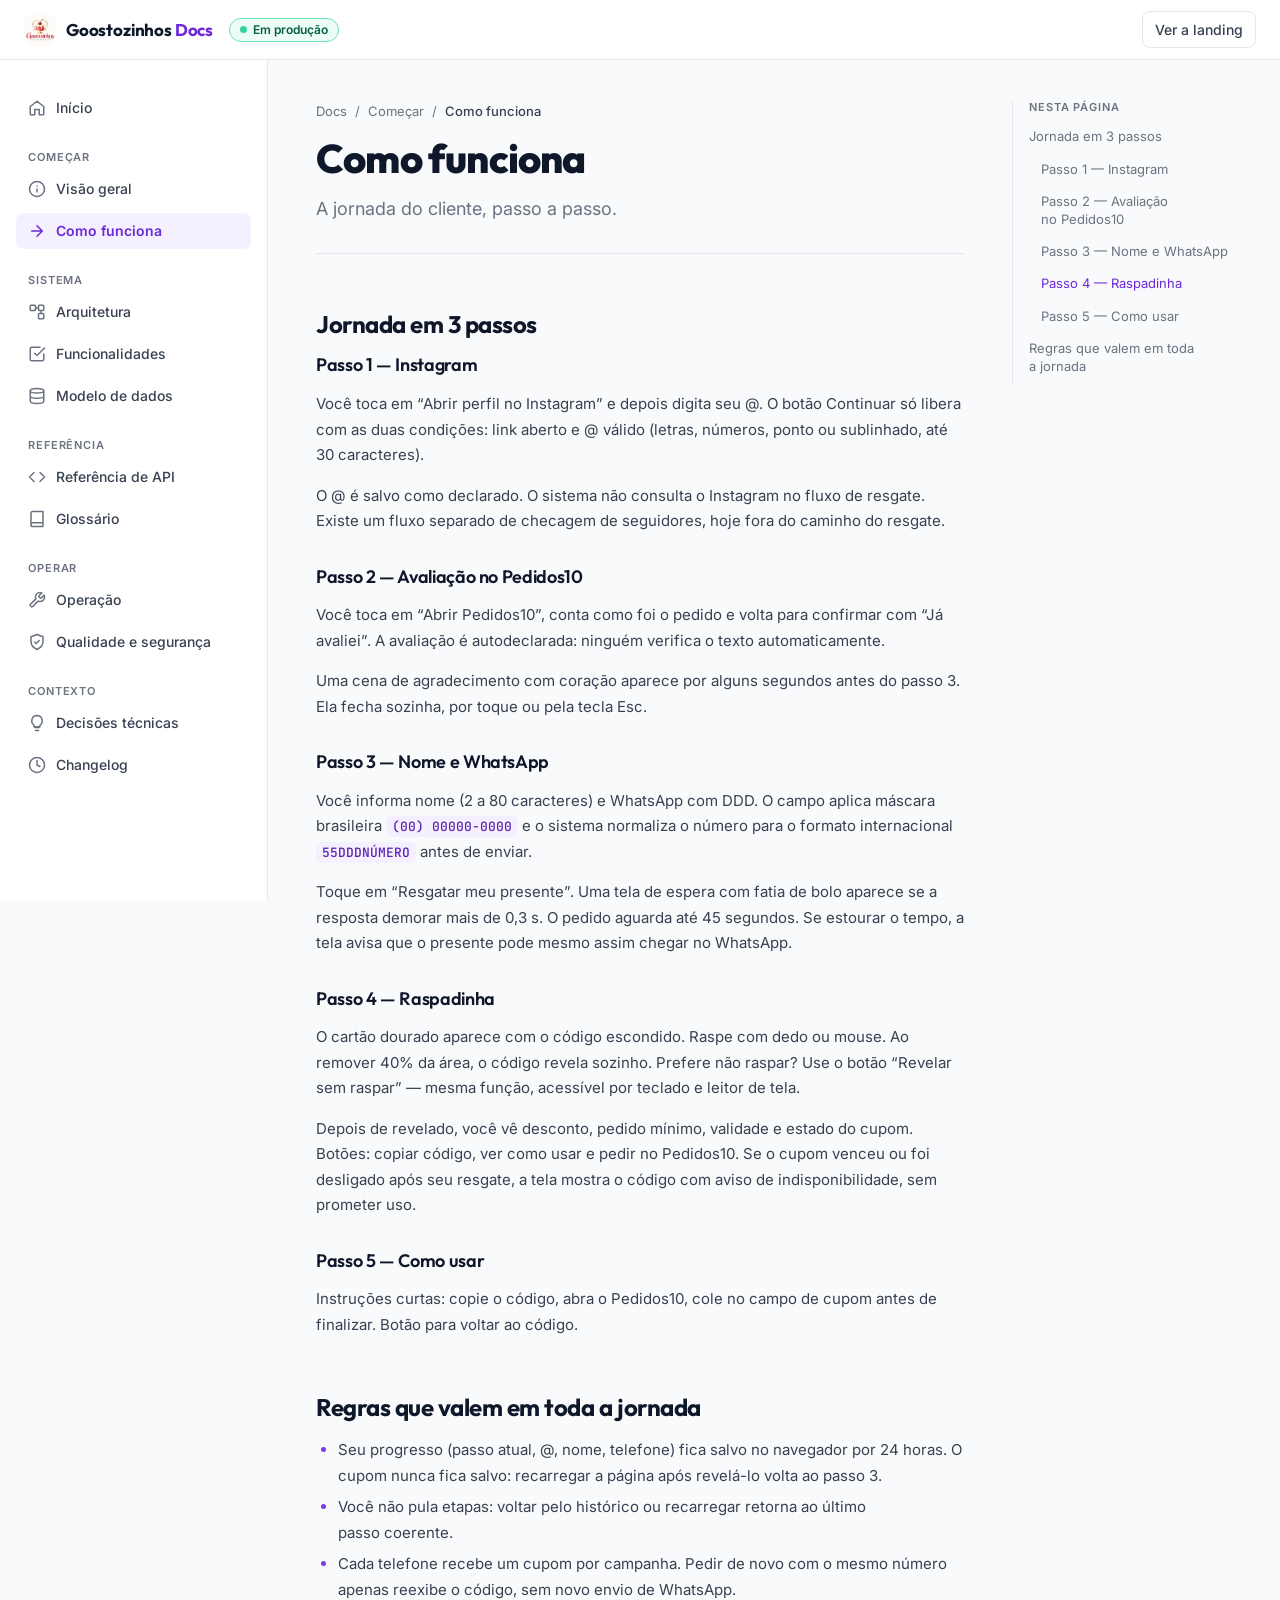
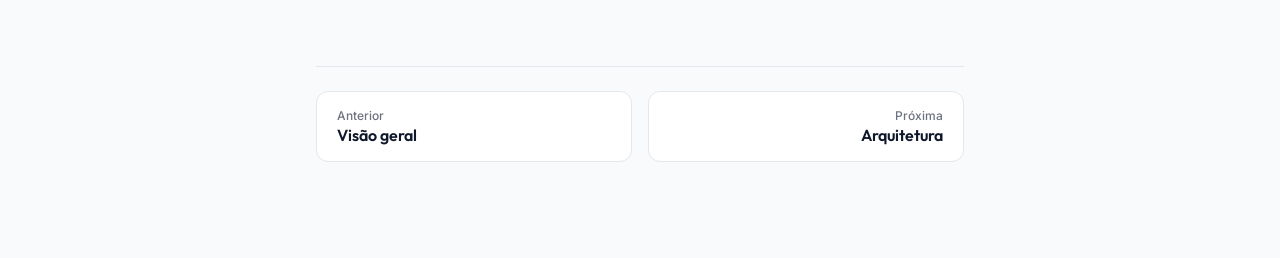
<file: public/docs/como-funciona.html>
<!doctype html>
<html lang="pt-BR">
<head>
<meta charset="utf-8">
<meta name="viewport" content="width=device-width, initial-scale=1">
<title>Como funciona · Docs Goostozinhos</title>
<meta name="description" content="A jornada do cliente, passo a passo.">
<link rel="icon" href="assets/logo.jpg">
<link rel="preconnect" href="https://fonts.googleapis.com"><link rel="preconnect" href="https://fonts.gstatic.com" crossorigin>
<link rel="stylesheet" href="https://fonts.googleapis.com/css2?family=Inter:wght@400;500;600&family=Outfit:wght@600;700;800&family=JetBrains+Mono:wght@400;500&display=swap">
<link rel="stylesheet" href="assets/docs.css">
<script src="assets/docs.js" defer></script>
</head>
<body>
<a class="skip" href="#main">Pular para o conteúdo</a>
<header class="top">
  <button type="button" class="menu" aria-controls="side" aria-expanded="false" aria-label="Abrir menu"><svg class="i" viewBox="0 0 24 24" aria-hidden="true"><path d="M4 6h16M4 12h16M4 18h16"/></svg></button>
  <a class="brand" href="index.html"><img src="assets/logo.jpg" alt="" width="32" height="32"><span>Goostozinhos <b>Docs</b></span></a>
  <span class="pill pill-green"><i class="dot"></i>Em produção</span>
  <a class="top-link" href="../">Ver a landing</a>
</header>
<div class="layout">
<nav id="side" class="side" aria-label="Documentação"><ul><li><a href="index.html"><svg class="i" viewBox="0 0 24 24" aria-hidden="true"><path d="m3 10 9-7 9 7v10a1 1 0 0 1-1 1h-5v-7H9v7H4a1 1 0 0 1-1-1z"/></svg>Início</a></li></ul><p class="nav-label">Começar</p><ul><li><a href="visao-geral.html"><svg class="i" viewBox="0 0 24 24" aria-hidden="true"><circle cx="12" cy="12" r="10"/><path d="M12 16v-4M12 8h.01"/></svg>Visão geral</a></li><li><a href="como-funciona.html" aria-current="page"><svg class="i" viewBox="0 0 24 24" aria-hidden="true"><path d="M5 12h14M12 5l7 7-7 7"/></svg>Como funciona</a></li></ul><p class="nav-label">Sistema</p><ul><li><a href="arquitetura.html"><svg class="i" viewBox="0 0 24 24" aria-hidden="true"><rect x="3" y="3" width="7" height="7" rx="1"/><rect x="14" y="3" width="7" height="7" rx="1"/><rect x="14" y="14" width="7" height="7" rx="1"/><path d="M10 6.5h4M17.5 10v4"/></svg>Arquitetura</a></li><li><a href="funcionalidades.html"><svg class="i" viewBox="0 0 24 24" aria-hidden="true"><path d="m9 11 3 3L22 4"/><path d="M21 12v7a2 2 0 0 1-2 2H5a2 2 0 0 1-2-2V5a2 2 0 0 1 2-2h11"/></svg>Funcionalidades</a></li><li><a href="modelo-de-dados.html"><svg class="i" viewBox="0 0 24 24" aria-hidden="true"><ellipse cx="12" cy="5" rx="9" ry="3"/><path d="M3 5v14a9 3 0 0 0 18 0V5M3 12a9 3 0 0 0 18 0"/></svg>Modelo de dados</a></li></ul><p class="nav-label">Referência</p><ul><li><a href="referencia-api.html"><svg class="i" viewBox="0 0 24 24" aria-hidden="true"><path d="m16 18 6-6-6-6M8 6l-6 6 6 6"/></svg>Referência de API</a></li><li><a href="glossario.html"><svg class="i" viewBox="0 0 24 24" aria-hidden="true"><path d="M4 19.5v-15A2.5 2.5 0 0 1 6.5 2H20v20H6.5a2.5 2.5 0 0 1 0-5H20"/></svg>Glossário</a></li></ul><p class="nav-label">Operar</p><ul><li><a href="operacao.html"><svg class="i" viewBox="0 0 24 24" aria-hidden="true"><path d="M14.7 6.3a1 1 0 0 0 0 1.4l1.6 1.6a1 1 0 0 0 1.4 0l3.77-3.77a6 6 0 0 1-7.94 7.94l-6.91 6.91a2.12 2.12 0 0 1-3-3l6.91-6.91a6 6 0 0 1 7.94-7.94l-3.76 3.76z"/></svg>Operação</a></li><li><a href="qualidade-seguranca.html"><svg class="i" viewBox="0 0 24 24" aria-hidden="true"><path d="M12 22s8-4 8-10V5l-8-3-8 3v7c0 6 8 10 8 10z"/><path d="m9 12 2 2 4-4"/></svg>Qualidade e segurança</a></li></ul><p class="nav-label">Contexto</p><ul><li><a href="decisoes-tecnicas.html"><svg class="i" viewBox="0 0 24 24" aria-hidden="true"><path d="M9 18h6M10 22h4M12 2a7 7 0 0 0-4 12.7V17h8v-2.3A7 7 0 0 0 12 2z"/></svg>Decisões técnicas</a></li><li><a href="changelog.html"><svg class="i" viewBox="0 0 24 24" aria-hidden="true"><circle cx="12" cy="12" r="10"/><path d="M12 6v6l4 2"/></svg>Changelog</a></li></ul></nav>
<main id="main" class="main" tabindex="-1">
<article class="doc">
<nav class="crumbs" aria-label="Trilha"><a href="index.html">Docs</a><span>/</span>Começar<span>/</span><span aria-current="page">Como funciona</span></nav>
<h1>Como funciona</h1><p class="lead">A jornada do cliente, passo a passo.</p><h2 id="jornada-em-3-passos"><a class="anchor" href="#jornada-em-3-passos">Jornada em 3 passos</a></h2>
<h3 id="jornada-em-3-passos-passo-1-instagram"><a class="anchor" href="#jornada-em-3-passos-passo-1-instagram">Passo 1 — Instagram</a></h3>
<p>Você toca em “Abrir perfil no Instagram” e depois digita seu @. O botão Continuar só libera com as duas condições: link aberto e @ válido (letras, números, ponto ou sublinhado, até 30 caracteres).</p>
<p>O @ é salvo como declarado. O sistema não consulta o Instagram no fluxo de resgate. Existe um fluxo separado de checagem de seguidores, hoje fora do caminho do resgate.</p>
<h3 id="jornada-em-3-passos-passo-2-avaliacao-no-pedidos10"><a class="anchor" href="#jornada-em-3-passos-passo-2-avaliacao-no-pedidos10">Passo 2 — Avaliação no Pedidos10</a></h3>
<p>Você toca em “Abrir Pedidos10”, conta como foi o pedido e volta para confirmar com “Já avaliei”. A avaliação é autodeclarada: ninguém verifica o texto automaticamente.</p>
<p>Uma cena de agradecimento com coração aparece por alguns segundos antes do passo 3. Ela fecha sozinha, por toque ou pela tecla Esc.</p>
<h3 id="jornada-em-3-passos-passo-3-nome-e-whatsapp"><a class="anchor" href="#jornada-em-3-passos-passo-3-nome-e-whatsapp">Passo 3 — Nome e WhatsApp</a></h3>
<p>Você informa nome (2 a 80 caracteres) e WhatsApp com DDD. O campo aplica máscara brasileira <code>(00) 00000-0000</code> e o sistema normaliza o número para o formato internacional <code>55DDDNÚMERO</code> antes de enviar.</p>
<p>Toque em “Resgatar meu presente”. Uma tela de espera com fatia de bolo aparece se a resposta demorar mais de 0,3 s. O pedido aguarda até 45 segundos. Se estourar o tempo, a tela avisa que o presente pode mesmo assim chegar no WhatsApp.</p>
<h3 id="jornada-em-3-passos-passo-4-raspadinha"><a class="anchor" href="#jornada-em-3-passos-passo-4-raspadinha">Passo 4 — Raspadinha</a></h3>
<p>O cartão dourado aparece com o código escondido. Raspe com dedo ou mouse. Ao remover 40% da área, o código revela sozinho. Prefere não raspar? Use o botão “Revelar sem raspar” — mesma função, acessível por teclado e leitor de tela.</p>
<p>Depois de revelado, você vê desconto, pedido mínimo, validade e estado do cupom. Botões: copiar código, ver como usar e pedir no Pedidos10. Se o cupom venceu ou foi desligado após seu resgate, a tela mostra o código com aviso de indisponibilidade, sem prometer uso.</p>
<h3 id="jornada-em-3-passos-passo-5-como-usar"><a class="anchor" href="#jornada-em-3-passos-passo-5-como-usar">Passo 5 — Como usar</a></h3>
<p>Instruções curtas: copie o código, abra o Pedidos10, cole no campo de cupom antes de finalizar. Botão para voltar ao código.</p>
<h2 id="regras-que-valem-em-toda-a-jornada"><a class="anchor" href="#regras-que-valem-em-toda-a-jornada">Regras que valem em toda a jornada</a></h2>
<ul><li>Seu progresso (passo atual, @, nome, telefone) fica salvo no navegador por 24 horas. O cupom nunca fica salvo: recarregar a página após revelá-lo volta ao passo 3.</li><li>Você não pula etapas: voltar pelo histórico ou recarregar retorna ao último passo coerente.</li><li>Cada telefone recebe um cupom por campanha. Pedir de novo com o mesmo número apenas reexibe o código, sem novo envio de WhatsApp.</li></ul>
<nav class="pager" aria-label="Paginação"><a class="prev" href="visao-geral.html"><small>Anterior</small>Visão geral</a><a class="next" href="arquitetura.html"><small>Próxima</small>Arquitetura</a></nav>
</article>
<aside class="toc" aria-label="Nesta página"><p class="nav-label">Nesta página</p><ul><li class="l2"><a href="#jornada-em-3-passos">Jornada em 3 passos</a></li><li class="l3"><a href="#jornada-em-3-passos-passo-1-instagram">Passo 1 — Instagram</a></li><li class="l3"><a href="#jornada-em-3-passos-passo-2-avaliacao-no-pedidos10">Passo 2 — Avaliação no Pedidos10</a></li><li class="l3"><a href="#jornada-em-3-passos-passo-3-nome-e-whatsapp">Passo 3 — Nome e WhatsApp</a></li><li class="l3"><a href="#jornada-em-3-passos-passo-4-raspadinha">Passo 4 — Raspadinha</a></li><li class="l3"><a href="#jornada-em-3-passos-passo-5-como-usar">Passo 5 — Como usar</a></li><li class="l2"><a href="#regras-que-valem-em-toda-a-jornada">Regras que valem em toda a jornada</a></li></ul></aside>
</main>
</div>
</body>
</html>
</file>
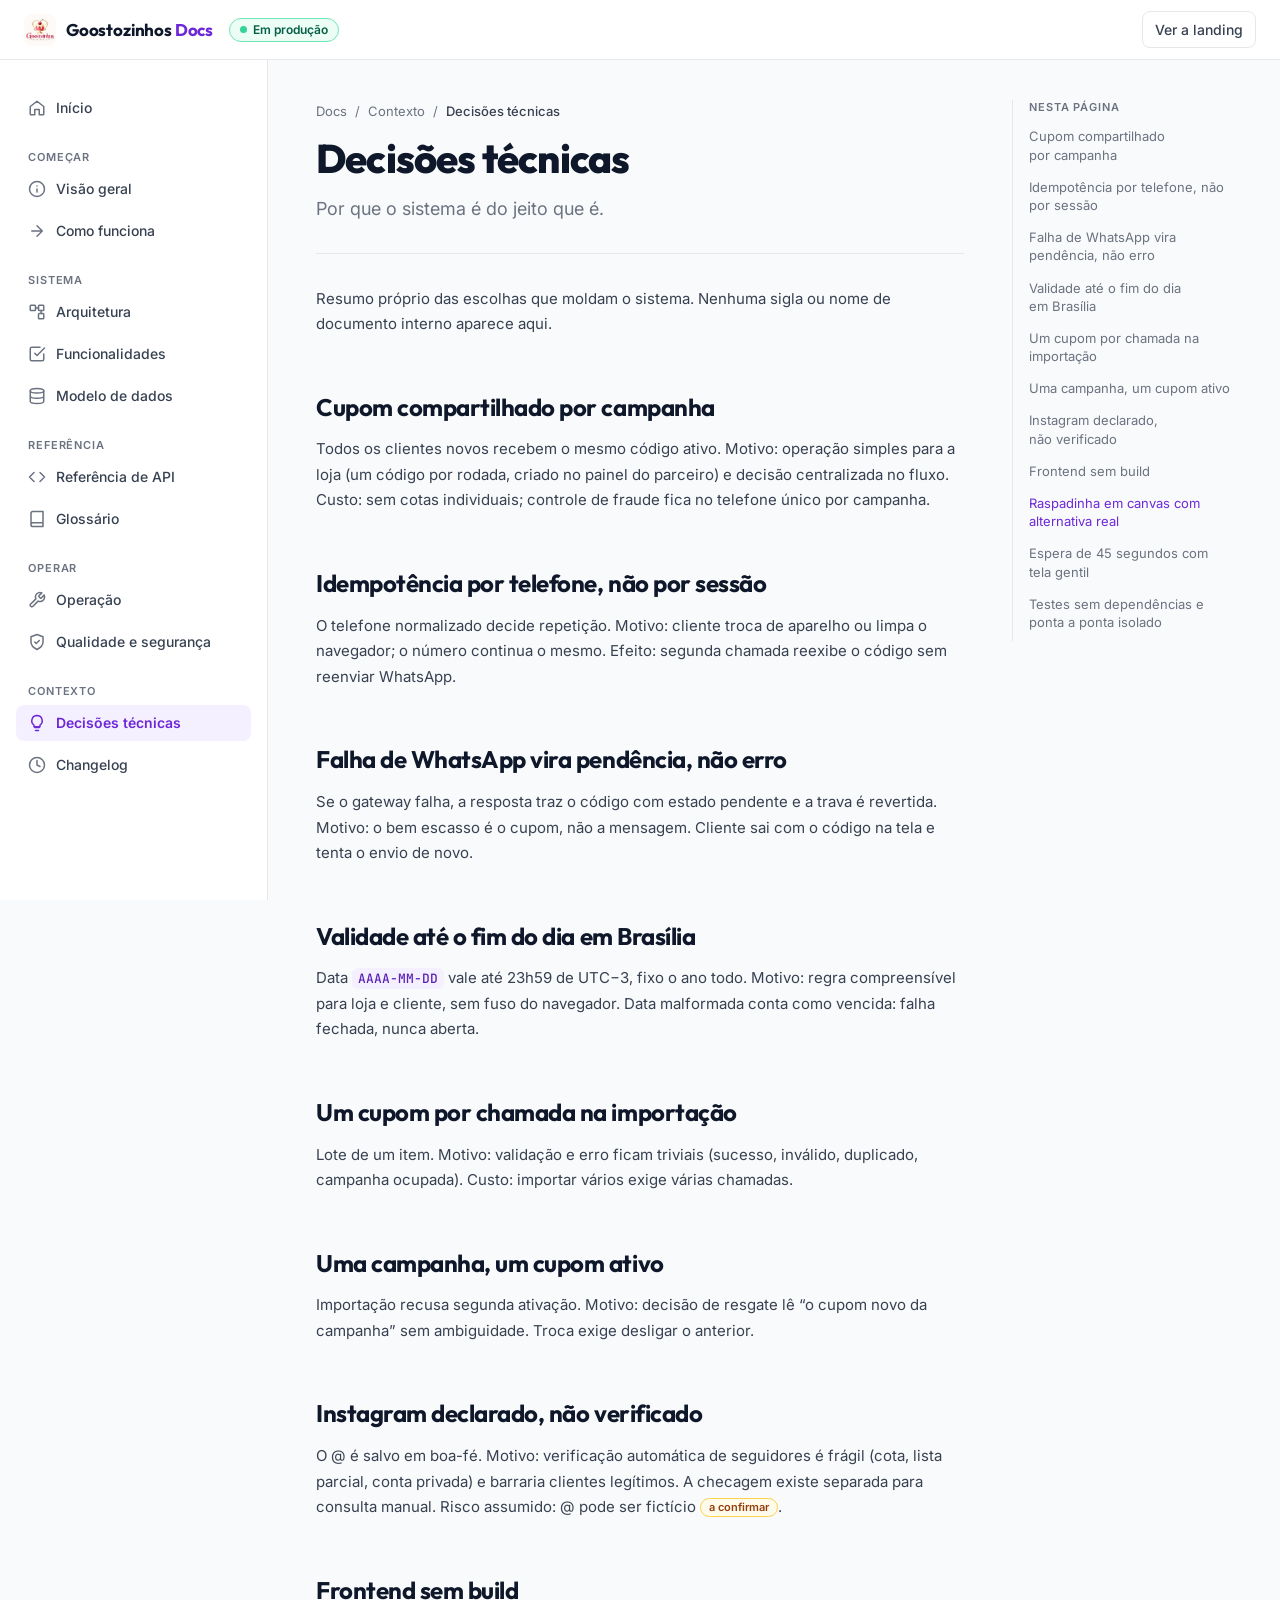
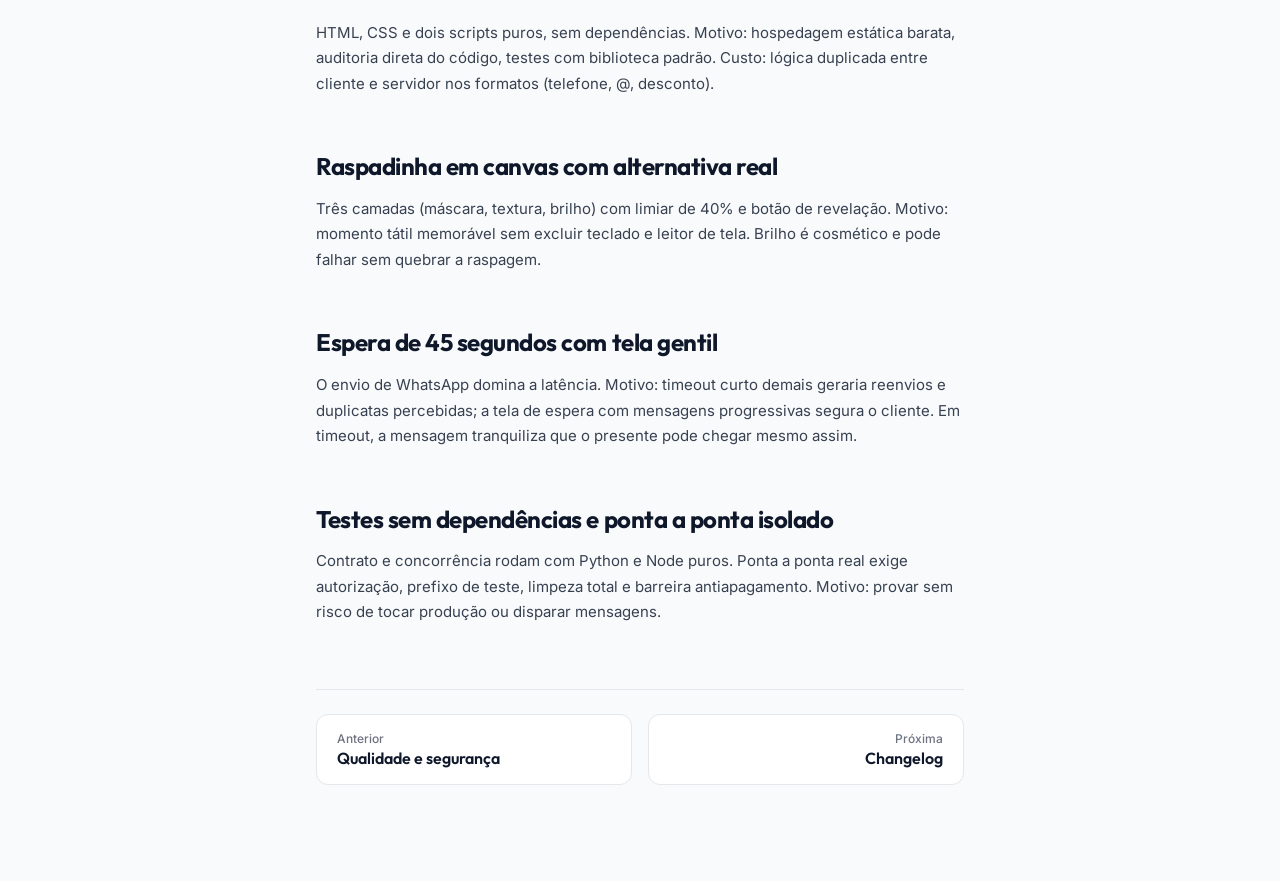
<file: public/docs/decisoes-tecnicas.html>
<!doctype html>
<html lang="pt-BR">
<head>
<meta charset="utf-8">
<meta name="viewport" content="width=device-width, initial-scale=1">
<title>Decisões técnicas · Docs Goostozinhos</title>
<meta name="description" content="Por que o sistema é do jeito que é.">
<link rel="icon" href="assets/logo.jpg">
<link rel="preconnect" href="https://fonts.googleapis.com"><link rel="preconnect" href="https://fonts.gstatic.com" crossorigin>
<link rel="stylesheet" href="https://fonts.googleapis.com/css2?family=Inter:wght@400;500;600&family=Outfit:wght@600;700;800&family=JetBrains+Mono:wght@400;500&display=swap">
<link rel="stylesheet" href="assets/docs.css">
<script src="assets/docs.js" defer></script>
</head>
<body>
<a class="skip" href="#main">Pular para o conteúdo</a>
<header class="top">
  <button type="button" class="menu" aria-controls="side" aria-expanded="false" aria-label="Abrir menu"><svg class="i" viewBox="0 0 24 24" aria-hidden="true"><path d="M4 6h16M4 12h16M4 18h16"/></svg></button>
  <a class="brand" href="index.html"><img src="assets/logo.jpg" alt="" width="32" height="32"><span>Goostozinhos <b>Docs</b></span></a>
  <span class="pill pill-green"><i class="dot"></i>Em produção</span>
  <a class="top-link" href="../">Ver a landing</a>
</header>
<div class="layout">
<nav id="side" class="side" aria-label="Documentação"><ul><li><a href="index.html"><svg class="i" viewBox="0 0 24 24" aria-hidden="true"><path d="m3 10 9-7 9 7v10a1 1 0 0 1-1 1h-5v-7H9v7H4a1 1 0 0 1-1-1z"/></svg>Início</a></li></ul><p class="nav-label">Começar</p><ul><li><a href="visao-geral.html"><svg class="i" viewBox="0 0 24 24" aria-hidden="true"><circle cx="12" cy="12" r="10"/><path d="M12 16v-4M12 8h.01"/></svg>Visão geral</a></li><li><a href="como-funciona.html"><svg class="i" viewBox="0 0 24 24" aria-hidden="true"><path d="M5 12h14M12 5l7 7-7 7"/></svg>Como funciona</a></li></ul><p class="nav-label">Sistema</p><ul><li><a href="arquitetura.html"><svg class="i" viewBox="0 0 24 24" aria-hidden="true"><rect x="3" y="3" width="7" height="7" rx="1"/><rect x="14" y="3" width="7" height="7" rx="1"/><rect x="14" y="14" width="7" height="7" rx="1"/><path d="M10 6.5h4M17.5 10v4"/></svg>Arquitetura</a></li><li><a href="funcionalidades.html"><svg class="i" viewBox="0 0 24 24" aria-hidden="true"><path d="m9 11 3 3L22 4"/><path d="M21 12v7a2 2 0 0 1-2 2H5a2 2 0 0 1-2-2V5a2 2 0 0 1 2-2h11"/></svg>Funcionalidades</a></li><li><a href="modelo-de-dados.html"><svg class="i" viewBox="0 0 24 24" aria-hidden="true"><ellipse cx="12" cy="5" rx="9" ry="3"/><path d="M3 5v14a9 3 0 0 0 18 0V5M3 12a9 3 0 0 0 18 0"/></svg>Modelo de dados</a></li></ul><p class="nav-label">Referência</p><ul><li><a href="referencia-api.html"><svg class="i" viewBox="0 0 24 24" aria-hidden="true"><path d="m16 18 6-6-6-6M8 6l-6 6 6 6"/></svg>Referência de API</a></li><li><a href="glossario.html"><svg class="i" viewBox="0 0 24 24" aria-hidden="true"><path d="M4 19.5v-15A2.5 2.5 0 0 1 6.5 2H20v20H6.5a2.5 2.5 0 0 1 0-5H20"/></svg>Glossário</a></li></ul><p class="nav-label">Operar</p><ul><li><a href="operacao.html"><svg class="i" viewBox="0 0 24 24" aria-hidden="true"><path d="M14.7 6.3a1 1 0 0 0 0 1.4l1.6 1.6a1 1 0 0 0 1.4 0l3.77-3.77a6 6 0 0 1-7.94 7.94l-6.91 6.91a2.12 2.12 0 0 1-3-3l6.91-6.91a6 6 0 0 1 7.94-7.94l-3.76 3.76z"/></svg>Operação</a></li><li><a href="qualidade-seguranca.html"><svg class="i" viewBox="0 0 24 24" aria-hidden="true"><path d="M12 22s8-4 8-10V5l-8-3-8 3v7c0 6 8 10 8 10z"/><path d="m9 12 2 2 4-4"/></svg>Qualidade e segurança</a></li></ul><p class="nav-label">Contexto</p><ul><li><a href="decisoes-tecnicas.html" aria-current="page"><svg class="i" viewBox="0 0 24 24" aria-hidden="true"><path d="M9 18h6M10 22h4M12 2a7 7 0 0 0-4 12.7V17h8v-2.3A7 7 0 0 0 12 2z"/></svg>Decisões técnicas</a></li><li><a href="changelog.html"><svg class="i" viewBox="0 0 24 24" aria-hidden="true"><circle cx="12" cy="12" r="10"/><path d="M12 6v6l4 2"/></svg>Changelog</a></li></ul></nav>
<main id="main" class="main" tabindex="-1">
<article class="doc">
<nav class="crumbs" aria-label="Trilha"><a href="index.html">Docs</a><span>/</span>Contexto<span>/</span><span aria-current="page">Decisões técnicas</span></nav>
<h1>Decisões técnicas</h1><p class="lead">Por que o sistema é do jeito que é.</p><p>Resumo próprio das escolhas que moldam o sistema. Nenhuma sigla ou nome de documento interno aparece aqui.</p>
<h2 id="cupom-compartilhado-por-campanha"><a class="anchor" href="#cupom-compartilhado-por-campanha">Cupom compartilhado por campanha</a></h2>
<p>Todos os clientes novos recebem o mesmo código ativo. Motivo: operação simples para a loja (um código por rodada, criado no painel do parceiro) e decisão centralizada no fluxo. Custo: sem cotas individuais; controle de fraude fica no telefone único por campanha.</p>
<h2 id="idempotencia-por-telefone-nao-por-sessao"><a class="anchor" href="#idempotencia-por-telefone-nao-por-sessao">Idempotência por telefone, não por sessão</a></h2>
<p>O telefone normalizado decide repetição. Motivo: cliente troca de aparelho ou limpa o navegador; o número continua o mesmo. Efeito: segunda chamada reexibe o código sem reenviar WhatsApp.</p>
<h2 id="falha-de-whatsapp-vira-pendencia-nao-erro"><a class="anchor" href="#falha-de-whatsapp-vira-pendencia-nao-erro">Falha de WhatsApp vira pendência, não erro</a></h2>
<p>Se o gateway falha, a resposta traz o código com estado pendente e a trava é revertida. Motivo: o bem escasso é o cupom, não a mensagem. Cliente sai com o código na tela e tenta o envio de novo.</p>
<h2 id="validade-ate-o-fim-do-dia-em-brasilia"><a class="anchor" href="#validade-ate-o-fim-do-dia-em-brasilia">Validade até o fim do dia em Brasília</a></h2>
<p>Data <code>AAAA-MM-DD</code> vale até 23h59 de UTC−3, fixo o ano todo. Motivo: regra compreensível para loja e cliente, sem fuso do navegador. Data malformada conta como vencida: falha fechada, nunca aberta.</p>
<h2 id="um-cupom-por-chamada-na-importacao"><a class="anchor" href="#um-cupom-por-chamada-na-importacao">Um cupom por chamada na importação</a></h2>
<p>Lote de um item. Motivo: validação e erro ficam triviais (sucesso, inválido, duplicado, campanha ocupada). Custo: importar vários exige várias chamadas.</p>
<h2 id="uma-campanha-um-cupom-ativo"><a class="anchor" href="#uma-campanha-um-cupom-ativo">Uma campanha, um cupom ativo</a></h2>
<p>Importação recusa segunda ativação. Motivo: decisão de resgate lê “o cupom novo da campanha” sem ambiguidade. Troca exige desligar o anterior.</p>
<h2 id="instagram-declarado-nao-verificado"><a class="anchor" href="#instagram-declarado-nao-verificado">Instagram declarado, não verificado</a></h2>
<p>O @ é salvo em boa-fé. Motivo: verificação automática de seguidores é frágil (cota, lista parcial, conta privada) e barraria clientes legítimos. A checagem existe separada para consulta manual. Risco assumido: @ pode ser fictício <span class="pill pill-amber" title="decisão de produto; confirmar com a loja">a confirmar</span>.</p>
<h2 id="frontend-sem-build"><a class="anchor" href="#frontend-sem-build">Frontend sem build</a></h2>
<p>HTML, CSS e dois scripts puros, sem dependências. Motivo: hospedagem estática barata, auditoria direta do código, testes com biblioteca padrão. Custo: lógica duplicada entre cliente e servidor nos formatos (telefone, @, desconto).</p>
<h2 id="raspadinha-em-canvas-com-alternativa-real"><a class="anchor" href="#raspadinha-em-canvas-com-alternativa-real">Raspadinha em canvas com alternativa real</a></h2>
<p>Três camadas (máscara, textura, brilho) com limiar de 40% e botão de revelação. Motivo: momento tátil memorável sem excluir teclado e leitor de tela. Brilho é cosmético e pode falhar sem quebrar a raspagem.</p>
<h2 id="espera-de-45-segundos-com-tela-gentil"><a class="anchor" href="#espera-de-45-segundos-com-tela-gentil">Espera de 45 segundos com tela gentil</a></h2>
<p>O envio de WhatsApp domina a latência. Motivo: timeout curto demais geraria reenvios e duplicatas percebidas; a tela de espera com mensagens progressivas segura o cliente. Em timeout, a mensagem tranquiliza que o presente pode chegar mesmo assim.</p>
<h2 id="testes-sem-dependencias-e-ponta-a-ponta-isolado"><a class="anchor" href="#testes-sem-dependencias-e-ponta-a-ponta-isolado">Testes sem dependências e ponta a ponta isolado</a></h2>
<p>Contrato e concorrência rodam com Python e Node puros. Ponta a ponta real exige autorização, prefixo de teste, limpeza total e barreira antiapagamento. Motivo: provar sem risco de tocar produção ou disparar mensagens.</p>
<nav class="pager" aria-label="Paginação"><a class="prev" href="qualidade-seguranca.html"><small>Anterior</small>Qualidade e segurança</a><a class="next" href="changelog.html"><small>Próxima</small>Changelog</a></nav>
</article>
<aside class="toc" aria-label="Nesta página"><p class="nav-label">Nesta página</p><ul><li class="l2"><a href="#cupom-compartilhado-por-campanha">Cupom compartilhado por campanha</a></li><li class="l2"><a href="#idempotencia-por-telefone-nao-por-sessao">Idempotência por telefone, não por sessão</a></li><li class="l2"><a href="#falha-de-whatsapp-vira-pendencia-nao-erro">Falha de WhatsApp vira pendência, não erro</a></li><li class="l2"><a href="#validade-ate-o-fim-do-dia-em-brasilia">Validade até o fim do dia em Brasília</a></li><li class="l2"><a href="#um-cupom-por-chamada-na-importacao">Um cupom por chamada na importação</a></li><li class="l2"><a href="#uma-campanha-um-cupom-ativo">Uma campanha, um cupom ativo</a></li><li class="l2"><a href="#instagram-declarado-nao-verificado">Instagram declarado, não verificado</a></li><li class="l2"><a href="#frontend-sem-build">Frontend sem build</a></li><li class="l2"><a href="#raspadinha-em-canvas-com-alternativa-real">Raspadinha em canvas com alternativa real</a></li><li class="l2"><a href="#espera-de-45-segundos-com-tela-gentil">Espera de 45 segundos com tela gentil</a></li><li class="l2"><a href="#testes-sem-dependencias-e-ponta-a-ponta-isolado">Testes sem dependências e ponta a ponta isolado</a></li></ul></aside>
</main>
</div>
</body>
</html>
</file>
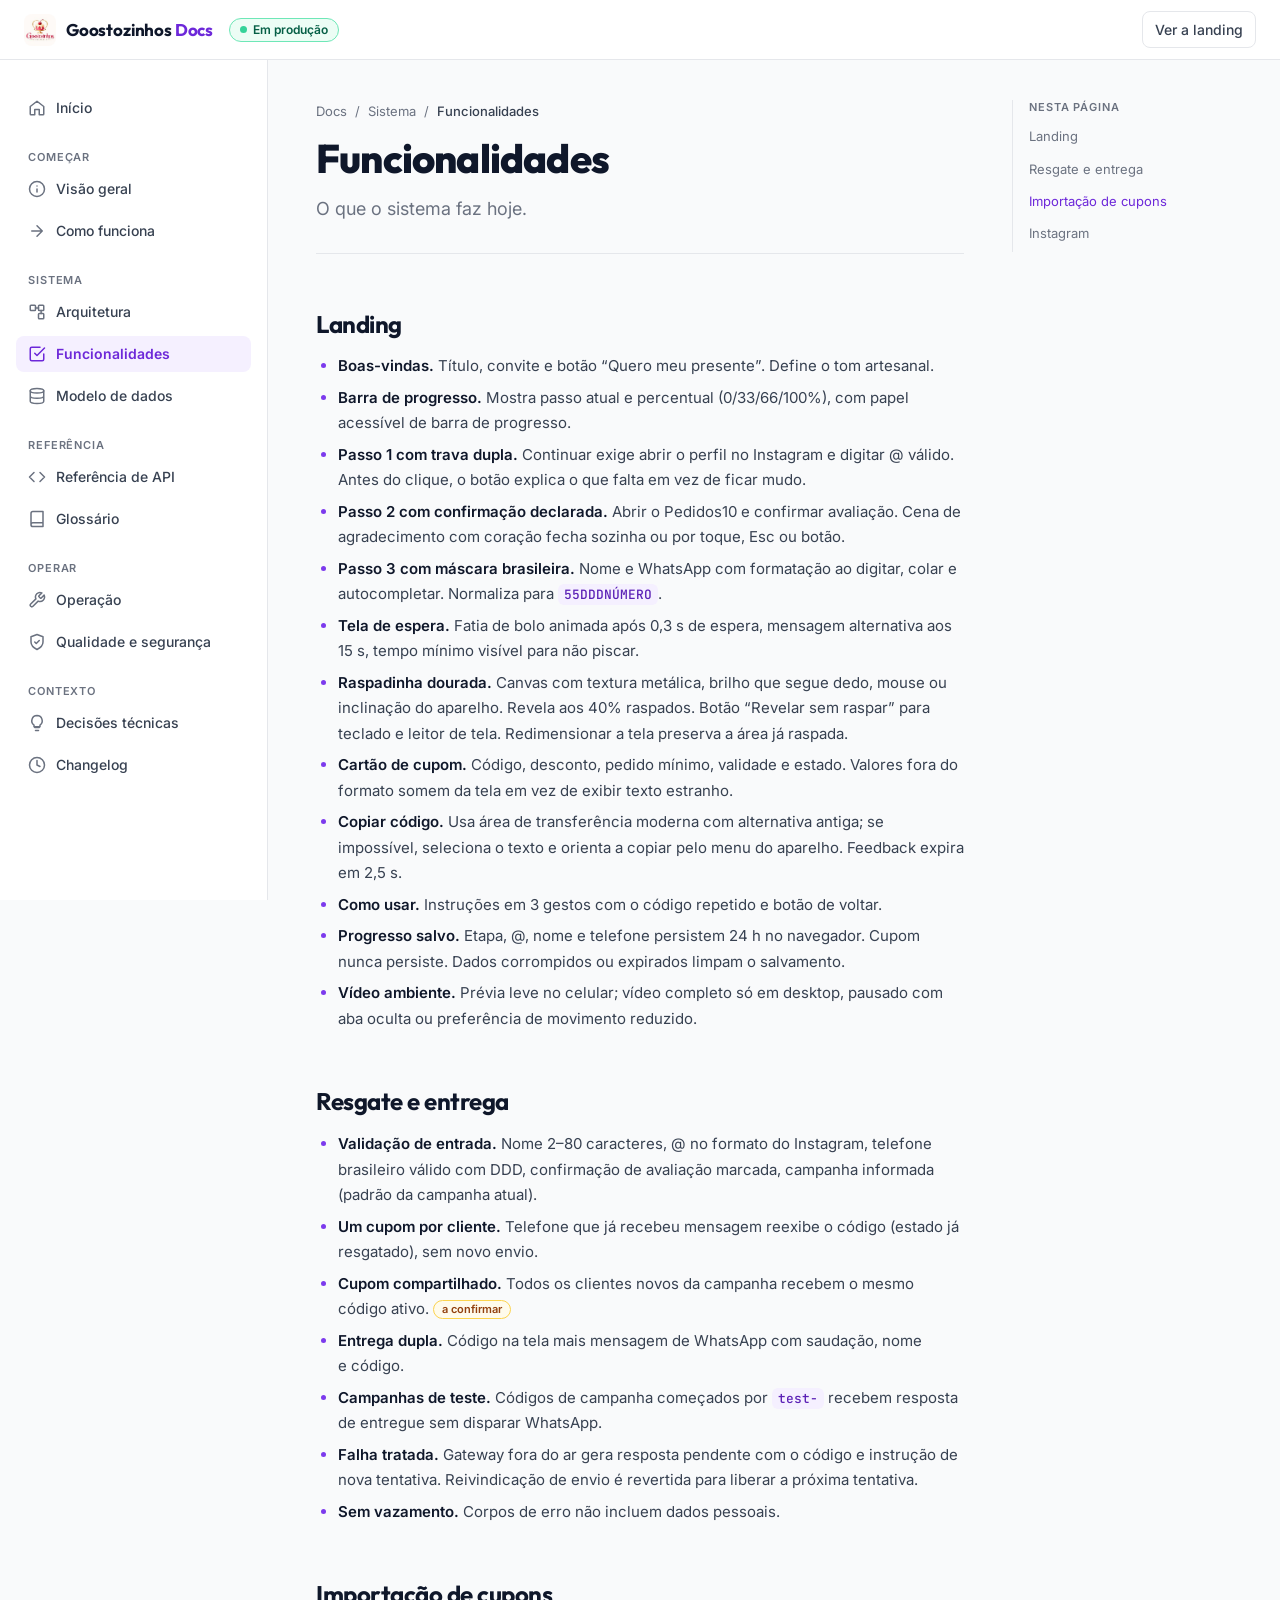
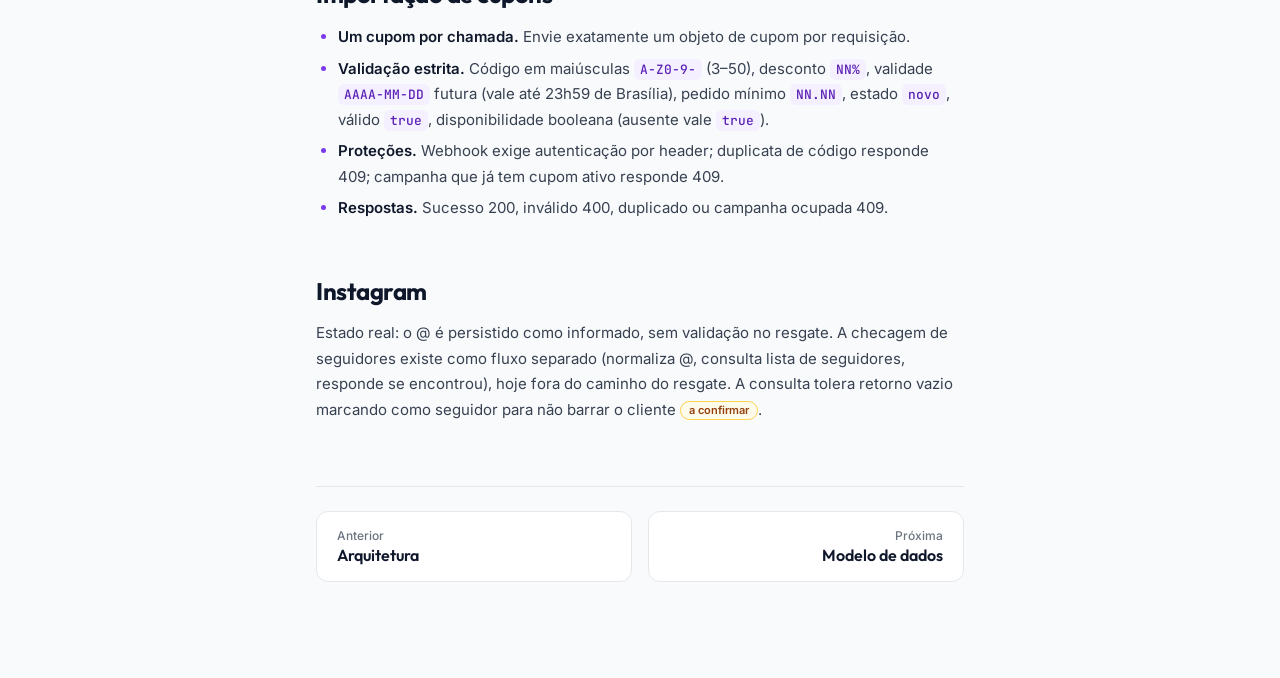
<file: public/docs/funcionalidades.html>
<!doctype html>
<html lang="pt-BR">
<head>
<meta charset="utf-8">
<meta name="viewport" content="width=device-width, initial-scale=1">
<title>Funcionalidades · Docs Goostozinhos</title>
<meta name="description" content="O que o sistema faz hoje.">
<link rel="icon" href="assets/logo.jpg">
<link rel="preconnect" href="https://fonts.googleapis.com"><link rel="preconnect" href="https://fonts.gstatic.com" crossorigin>
<link rel="stylesheet" href="https://fonts.googleapis.com/css2?family=Inter:wght@400;500;600&family=Outfit:wght@600;700;800&family=JetBrains+Mono:wght@400;500&display=swap">
<link rel="stylesheet" href="assets/docs.css">
<script src="assets/docs.js" defer></script>
</head>
<body>
<a class="skip" href="#main">Pular para o conteúdo</a>
<header class="top">
  <button type="button" class="menu" aria-controls="side" aria-expanded="false" aria-label="Abrir menu"><svg class="i" viewBox="0 0 24 24" aria-hidden="true"><path d="M4 6h16M4 12h16M4 18h16"/></svg></button>
  <a class="brand" href="index.html"><img src="assets/logo.jpg" alt="" width="32" height="32"><span>Goostozinhos <b>Docs</b></span></a>
  <span class="pill pill-green"><i class="dot"></i>Em produção</span>
  <a class="top-link" href="../">Ver a landing</a>
</header>
<div class="layout">
<nav id="side" class="side" aria-label="Documentação"><ul><li><a href="index.html"><svg class="i" viewBox="0 0 24 24" aria-hidden="true"><path d="m3 10 9-7 9 7v10a1 1 0 0 1-1 1h-5v-7H9v7H4a1 1 0 0 1-1-1z"/></svg>Início</a></li></ul><p class="nav-label">Começar</p><ul><li><a href="visao-geral.html"><svg class="i" viewBox="0 0 24 24" aria-hidden="true"><circle cx="12" cy="12" r="10"/><path d="M12 16v-4M12 8h.01"/></svg>Visão geral</a></li><li><a href="como-funciona.html"><svg class="i" viewBox="0 0 24 24" aria-hidden="true"><path d="M5 12h14M12 5l7 7-7 7"/></svg>Como funciona</a></li></ul><p class="nav-label">Sistema</p><ul><li><a href="arquitetura.html"><svg class="i" viewBox="0 0 24 24" aria-hidden="true"><rect x="3" y="3" width="7" height="7" rx="1"/><rect x="14" y="3" width="7" height="7" rx="1"/><rect x="14" y="14" width="7" height="7" rx="1"/><path d="M10 6.5h4M17.5 10v4"/></svg>Arquitetura</a></li><li><a href="funcionalidades.html" aria-current="page"><svg class="i" viewBox="0 0 24 24" aria-hidden="true"><path d="m9 11 3 3L22 4"/><path d="M21 12v7a2 2 0 0 1-2 2H5a2 2 0 0 1-2-2V5a2 2 0 0 1 2-2h11"/></svg>Funcionalidades</a></li><li><a href="modelo-de-dados.html"><svg class="i" viewBox="0 0 24 24" aria-hidden="true"><ellipse cx="12" cy="5" rx="9" ry="3"/><path d="M3 5v14a9 3 0 0 0 18 0V5M3 12a9 3 0 0 0 18 0"/></svg>Modelo de dados</a></li></ul><p class="nav-label">Referência</p><ul><li><a href="referencia-api.html"><svg class="i" viewBox="0 0 24 24" aria-hidden="true"><path d="m16 18 6-6-6-6M8 6l-6 6 6 6"/></svg>Referência de API</a></li><li><a href="glossario.html"><svg class="i" viewBox="0 0 24 24" aria-hidden="true"><path d="M4 19.5v-15A2.5 2.5 0 0 1 6.5 2H20v20H6.5a2.5 2.5 0 0 1 0-5H20"/></svg>Glossário</a></li></ul><p class="nav-label">Operar</p><ul><li><a href="operacao.html"><svg class="i" viewBox="0 0 24 24" aria-hidden="true"><path d="M14.7 6.3a1 1 0 0 0 0 1.4l1.6 1.6a1 1 0 0 0 1.4 0l3.77-3.77a6 6 0 0 1-7.94 7.94l-6.91 6.91a2.12 2.12 0 0 1-3-3l6.91-6.91a6 6 0 0 1 7.94-7.94l-3.76 3.76z"/></svg>Operação</a></li><li><a href="qualidade-seguranca.html"><svg class="i" viewBox="0 0 24 24" aria-hidden="true"><path d="M12 22s8-4 8-10V5l-8-3-8 3v7c0 6 8 10 8 10z"/><path d="m9 12 2 2 4-4"/></svg>Qualidade e segurança</a></li></ul><p class="nav-label">Contexto</p><ul><li><a href="decisoes-tecnicas.html"><svg class="i" viewBox="0 0 24 24" aria-hidden="true"><path d="M9 18h6M10 22h4M12 2a7 7 0 0 0-4 12.7V17h8v-2.3A7 7 0 0 0 12 2z"/></svg>Decisões técnicas</a></li><li><a href="changelog.html"><svg class="i" viewBox="0 0 24 24" aria-hidden="true"><circle cx="12" cy="12" r="10"/><path d="M12 6v6l4 2"/></svg>Changelog</a></li></ul></nav>
<main id="main" class="main" tabindex="-1">
<article class="doc">
<nav class="crumbs" aria-label="Trilha"><a href="index.html">Docs</a><span>/</span>Sistema<span>/</span><span aria-current="page">Funcionalidades</span></nav>
<h1>Funcionalidades</h1><p class="lead">O que o sistema faz hoje.</p><h2 id="landing"><a class="anchor" href="#landing">Landing</a></h2>
<ul><li><strong>Boas-vindas.</strong> Título, convite e botão “Quero meu presente”. Define o tom artesanal.</li><li><strong>Barra de progresso.</strong> Mostra passo atual e percentual (0/33/66/100%), com papel acessível de barra de progresso.</li><li><strong>Passo 1 com trava dupla.</strong> Continuar exige abrir o perfil no Instagram e digitar @ válido. Antes do clique, o botão explica o que falta em vez de ficar mudo.</li><li><strong>Passo 2 com confirmação declarada.</strong> Abrir o Pedidos10 e confirmar avaliação. Cena de agradecimento com coração fecha sozinha ou por toque, Esc ou botão.</li><li><strong>Passo 3 com máscara brasileira.</strong> Nome e WhatsApp com formatação ao digitar, colar e autocompletar. Normaliza para <code>55DDDNÚMERO</code>.</li><li><strong>Tela de espera.</strong> Fatia de bolo animada após 0,3 s de espera, mensagem alternativa aos 15 s, tempo mínimo visível para não piscar.</li><li><strong>Raspadinha dourada.</strong> Canvas com textura metálica, brilho que segue dedo, mouse ou inclinação do aparelho. Revela aos 40% raspados. Botão “Revelar sem raspar” para teclado e leitor de tela. Redimensionar a tela preserva a área já raspada.</li><li><strong>Cartão de cupom.</strong> Código, desconto, pedido mínimo, validade e estado. Valores fora do formato somem da tela em vez de exibir texto estranho.</li><li><strong>Copiar código.</strong> Usa área de transferência moderna com alternativa antiga; se impossível, seleciona o texto e orienta a copiar pelo menu do aparelho. Feedback expira em 2,5 s.</li><li><strong>Como usar.</strong> Instruções em 3 gestos com o código repetido e botão de voltar.</li><li><strong>Progresso salvo.</strong> Etapa, @, nome e telefone persistem 24 h no navegador. Cupom nunca persiste. Dados corrompidos ou expirados limpam o salvamento.</li><li><strong>Vídeo ambiente.</strong> Prévia leve no celular; vídeo completo só em desktop, pausado com aba oculta ou preferência de movimento reduzido.</li></ul>
<h2 id="resgate-e-entrega"><a class="anchor" href="#resgate-e-entrega">Resgate e entrega</a></h2>
<ul><li><strong>Validação de entrada.</strong> Nome 2–80 caracteres, @ no formato do Instagram, telefone brasileiro válido com DDD, confirmação de avaliação marcada, campanha informada (padrão da campanha atual).</li><li><strong>Um cupom por cliente.</strong> Telefone que já recebeu mensagem reexibe o código (estado já resgatado), sem novo envio.</li><li><strong>Cupom compartilhado.</strong> Todos os clientes novos da campanha recebem o mesmo código ativo. <span class="pill pill-amber" title="confirmado pela lógica de decisão e pelos testes; validar volume em produção">a confirmar</span></li><li><strong>Entrega dupla.</strong> Código na tela mais mensagem de WhatsApp com saudação, nome e código.</li><li><strong>Campanhas de teste.</strong> Códigos de campanha começados por <code>test-</code> recebem resposta de entregue sem disparar WhatsApp.</li><li><strong>Falha tratada.</strong> Gateway fora do ar gera resposta pendente com o código e instrução de nova tentativa. Reivindicação de envio é revertida para liberar a próxima tentativa.</li><li><strong>Sem vazamento.</strong> Corpos de erro não incluem dados pessoais.</li></ul>
<h2 id="importacao-de-cupons"><a class="anchor" href="#importacao-de-cupons">Importação de cupons</a></h2>
<ul><li><strong>Um cupom por chamada.</strong> Envie exatamente um objeto de cupom por requisição.</li><li><strong>Validação estrita.</strong> Código em maiúsculas <code>A-Z0-9-</code> (3–50), desconto <code>NN%</code>, validade <code>AAAA-MM-DD</code> futura (vale até 23h59 de Brasília), pedido mínimo <code>NN.NN</code>, estado <code>novo</code>, válido <code>true</code>, disponibilidade booleana (ausente vale <code>true</code>).</li><li><strong>Proteções.</strong> Webhook exige autenticação por header; duplicata de código responde 409; campanha que já tem cupom ativo responde 409.</li><li><strong>Respostas.</strong> Sucesso 200, inválido 400, duplicado ou campanha ocupada 409.</li></ul>
<h2 id="instagram"><a class="anchor" href="#instagram">Instagram</a></h2>
<p>Estado real: o @ é persistido como informado, sem validação no resgate. A checagem de seguidores existe como fluxo separado (normaliza @, consulta lista de seguidores, responde se encontrou), hoje fora do caminho do resgate. A consulta tolera retorno vazio marcando como seguidor para não barrar o cliente <span class="pill pill-amber" title="comportamento de contingência lido no fluxo exportado; confirmar se desejado em produção">a confirmar</span>.</p>
<nav class="pager" aria-label="Paginação"><a class="prev" href="arquitetura.html"><small>Anterior</small>Arquitetura</a><a class="next" href="modelo-de-dados.html"><small>Próxima</small>Modelo de dados</a></nav>
</article>
<aside class="toc" aria-label="Nesta página"><p class="nav-label">Nesta página</p><ul><li class="l2"><a href="#landing">Landing</a></li><li class="l2"><a href="#resgate-e-entrega">Resgate e entrega</a></li><li class="l2"><a href="#importacao-de-cupons">Importação de cupons</a></li><li class="l2"><a href="#instagram">Instagram</a></li></ul></aside>
</main>
</div>
</body>
</html>
</file>
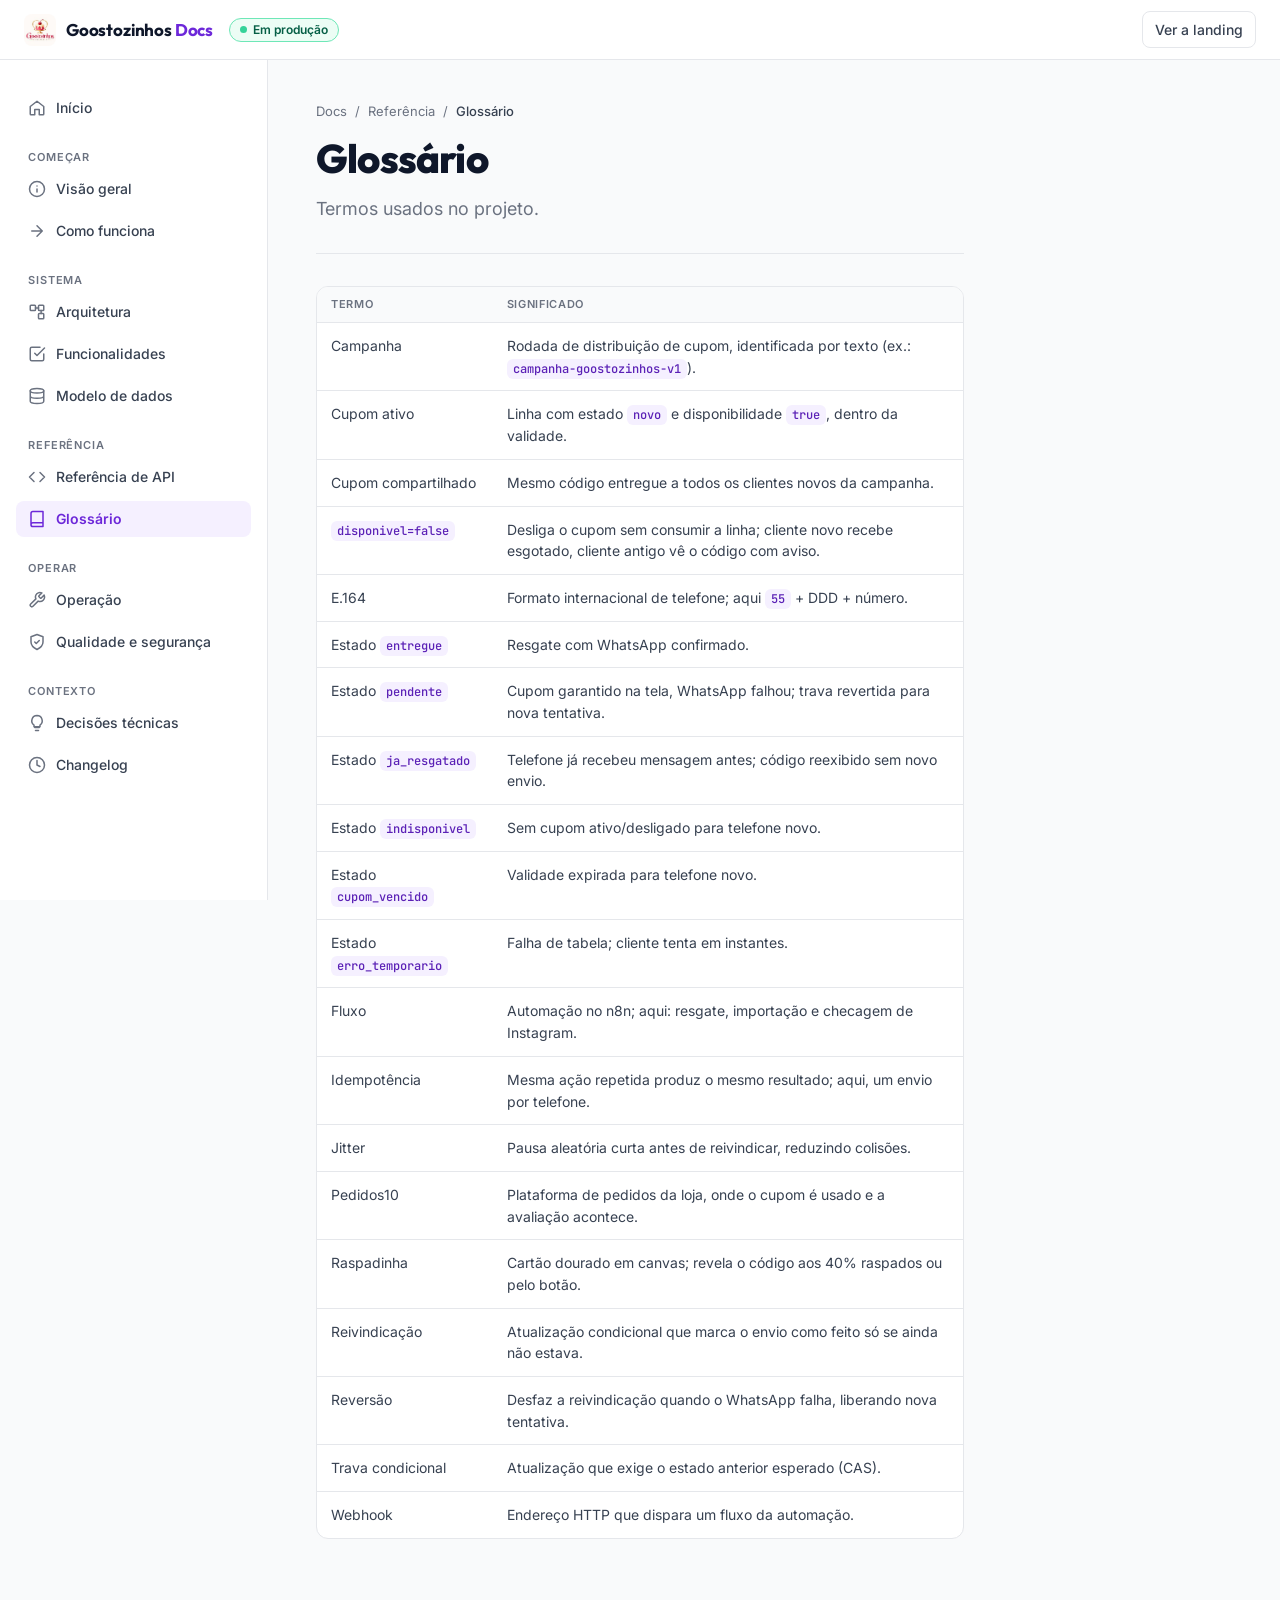
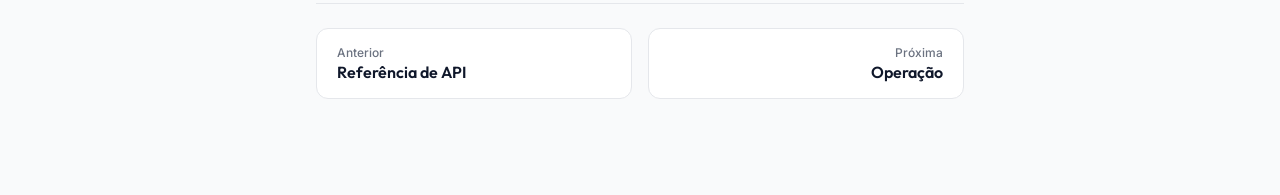
<file: public/docs/glossario.html>
<!doctype html>
<html lang="pt-BR">
<head>
<meta charset="utf-8">
<meta name="viewport" content="width=device-width, initial-scale=1">
<title>Glossário · Docs Goostozinhos</title>
<meta name="description" content="Termos usados no projeto.">
<link rel="icon" href="assets/logo.jpg">
<link rel="preconnect" href="https://fonts.googleapis.com"><link rel="preconnect" href="https://fonts.gstatic.com" crossorigin>
<link rel="stylesheet" href="https://fonts.googleapis.com/css2?family=Inter:wght@400;500;600&family=Outfit:wght@600;700;800&family=JetBrains+Mono:wght@400;500&display=swap">
<link rel="stylesheet" href="assets/docs.css">
<script src="assets/docs.js" defer></script>
</head>
<body>
<a class="skip" href="#main">Pular para o conteúdo</a>
<header class="top">
  <button type="button" class="menu" aria-controls="side" aria-expanded="false" aria-label="Abrir menu"><svg class="i" viewBox="0 0 24 24" aria-hidden="true"><path d="M4 6h16M4 12h16M4 18h16"/></svg></button>
  <a class="brand" href="index.html"><img src="assets/logo.jpg" alt="" width="32" height="32"><span>Goostozinhos <b>Docs</b></span></a>
  <span class="pill pill-green"><i class="dot"></i>Em produção</span>
  <a class="top-link" href="../">Ver a landing</a>
</header>
<div class="layout">
<nav id="side" class="side" aria-label="Documentação"><ul><li><a href="index.html"><svg class="i" viewBox="0 0 24 24" aria-hidden="true"><path d="m3 10 9-7 9 7v10a1 1 0 0 1-1 1h-5v-7H9v7H4a1 1 0 0 1-1-1z"/></svg>Início</a></li></ul><p class="nav-label">Começar</p><ul><li><a href="visao-geral.html"><svg class="i" viewBox="0 0 24 24" aria-hidden="true"><circle cx="12" cy="12" r="10"/><path d="M12 16v-4M12 8h.01"/></svg>Visão geral</a></li><li><a href="como-funciona.html"><svg class="i" viewBox="0 0 24 24" aria-hidden="true"><path d="M5 12h14M12 5l7 7-7 7"/></svg>Como funciona</a></li></ul><p class="nav-label">Sistema</p><ul><li><a href="arquitetura.html"><svg class="i" viewBox="0 0 24 24" aria-hidden="true"><rect x="3" y="3" width="7" height="7" rx="1"/><rect x="14" y="3" width="7" height="7" rx="1"/><rect x="14" y="14" width="7" height="7" rx="1"/><path d="M10 6.5h4M17.5 10v4"/></svg>Arquitetura</a></li><li><a href="funcionalidades.html"><svg class="i" viewBox="0 0 24 24" aria-hidden="true"><path d="m9 11 3 3L22 4"/><path d="M21 12v7a2 2 0 0 1-2 2H5a2 2 0 0 1-2-2V5a2 2 0 0 1 2-2h11"/></svg>Funcionalidades</a></li><li><a href="modelo-de-dados.html"><svg class="i" viewBox="0 0 24 24" aria-hidden="true"><ellipse cx="12" cy="5" rx="9" ry="3"/><path d="M3 5v14a9 3 0 0 0 18 0V5M3 12a9 3 0 0 0 18 0"/></svg>Modelo de dados</a></li></ul><p class="nav-label">Referência</p><ul><li><a href="referencia-api.html"><svg class="i" viewBox="0 0 24 24" aria-hidden="true"><path d="m16 18 6-6-6-6M8 6l-6 6 6 6"/></svg>Referência de API</a></li><li><a href="glossario.html" aria-current="page"><svg class="i" viewBox="0 0 24 24" aria-hidden="true"><path d="M4 19.5v-15A2.5 2.5 0 0 1 6.5 2H20v20H6.5a2.5 2.5 0 0 1 0-5H20"/></svg>Glossário</a></li></ul><p class="nav-label">Operar</p><ul><li><a href="operacao.html"><svg class="i" viewBox="0 0 24 24" aria-hidden="true"><path d="M14.7 6.3a1 1 0 0 0 0 1.4l1.6 1.6a1 1 0 0 0 1.4 0l3.77-3.77a6 6 0 0 1-7.94 7.94l-6.91 6.91a2.12 2.12 0 0 1-3-3l6.91-6.91a6 6 0 0 1 7.94-7.94l-3.76 3.76z"/></svg>Operação</a></li><li><a href="qualidade-seguranca.html"><svg class="i" viewBox="0 0 24 24" aria-hidden="true"><path d="M12 22s8-4 8-10V5l-8-3-8 3v7c0 6 8 10 8 10z"/><path d="m9 12 2 2 4-4"/></svg>Qualidade e segurança</a></li></ul><p class="nav-label">Contexto</p><ul><li><a href="decisoes-tecnicas.html"><svg class="i" viewBox="0 0 24 24" aria-hidden="true"><path d="M9 18h6M10 22h4M12 2a7 7 0 0 0-4 12.7V17h8v-2.3A7 7 0 0 0 12 2z"/></svg>Decisões técnicas</a></li><li><a href="changelog.html"><svg class="i" viewBox="0 0 24 24" aria-hidden="true"><circle cx="12" cy="12" r="10"/><path d="M12 6v6l4 2"/></svg>Changelog</a></li></ul></nav>
<main id="main" class="main" tabindex="-1">
<article class="doc">
<nav class="crumbs" aria-label="Trilha"><a href="index.html">Docs</a><span>/</span>Referência<span>/</span><span aria-current="page">Glossário</span></nav>
<h1>Glossário</h1><p class="lead">Termos usados no projeto.</p><div class="table"><table><thead><tr><th>Termo</th><th>Significado</th></tr></thead><tbody><tr><td>Campanha</td><td>Rodada de distribuição de cupom, identificada por texto (ex.: <code>campanha-goostozinhos-v1</code>).</td></tr><tr><td>Cupom ativo</td><td>Linha com estado <code>novo</code> e disponibilidade <code>true</code>, dentro da validade.</td></tr><tr><td>Cupom compartilhado</td><td>Mesmo código entregue a todos os clientes novos da campanha.</td></tr><tr><td><code>disponivel=false</code></td><td>Desliga o cupom sem consumir a linha; cliente novo recebe esgotado, cliente antigo vê o código com aviso.</td></tr><tr><td>E.164</td><td>Formato internacional de telefone; aqui <code>55</code> + DDD + número.</td></tr><tr><td>Estado <code>entregue</code></td><td>Resgate com WhatsApp confirmado.</td></tr><tr><td>Estado <code>pendente</code></td><td>Cupom garantido na tela, WhatsApp falhou; trava revertida para nova tentativa.</td></tr><tr><td>Estado <code>ja_resgatado</code></td><td>Telefone já recebeu mensagem antes; código reexibido sem novo envio.</td></tr><tr><td>Estado <code>indisponivel</code></td><td>Sem cupom ativo/desligado para telefone novo.</td></tr><tr><td>Estado <code>cupom_vencido</code></td><td>Validade expirada para telefone novo.</td></tr><tr><td>Estado <code>erro_temporario</code></td><td>Falha de tabela; cliente tenta em instantes.</td></tr><tr><td>Fluxo</td><td>Automação no n8n; aqui: resgate, importação e checagem de Instagram.</td></tr><tr><td>Idempotência</td><td>Mesma ação repetida produz o mesmo resultado; aqui, um envio por telefone.</td></tr><tr><td>Jitter</td><td>Pausa aleatória curta antes de reivindicar, reduzindo colisões.</td></tr><tr><td>Pedidos10</td><td>Plataforma de pedidos da loja, onde o cupom é usado e a avaliação acontece.</td></tr><tr><td>Raspadinha</td><td>Cartão dourado em canvas; revela o código aos 40% raspados ou pelo botão.</td></tr><tr><td>Reivindicação</td><td>Atualização condicional que marca o envio como feito só se ainda não estava.</td></tr><tr><td>Reversão</td><td>Desfaz a reivindicação quando o WhatsApp falha, liberando nova tentativa.</td></tr><tr><td>Trava condicional</td><td>Atualização que exige o estado anterior esperado (CAS).</td></tr><tr><td>Webhook</td><td>Endereço HTTP que dispara um fluxo da automação.</td></tr></tbody></table></div>
<nav class="pager" aria-label="Paginação"><a class="prev" href="referencia-api.html"><small>Anterior</small>Referência de API</a><a class="next" href="operacao.html"><small>Próxima</small>Operação</a></nav>
</article>

</main>
</div>
</body>
</html>
</file>
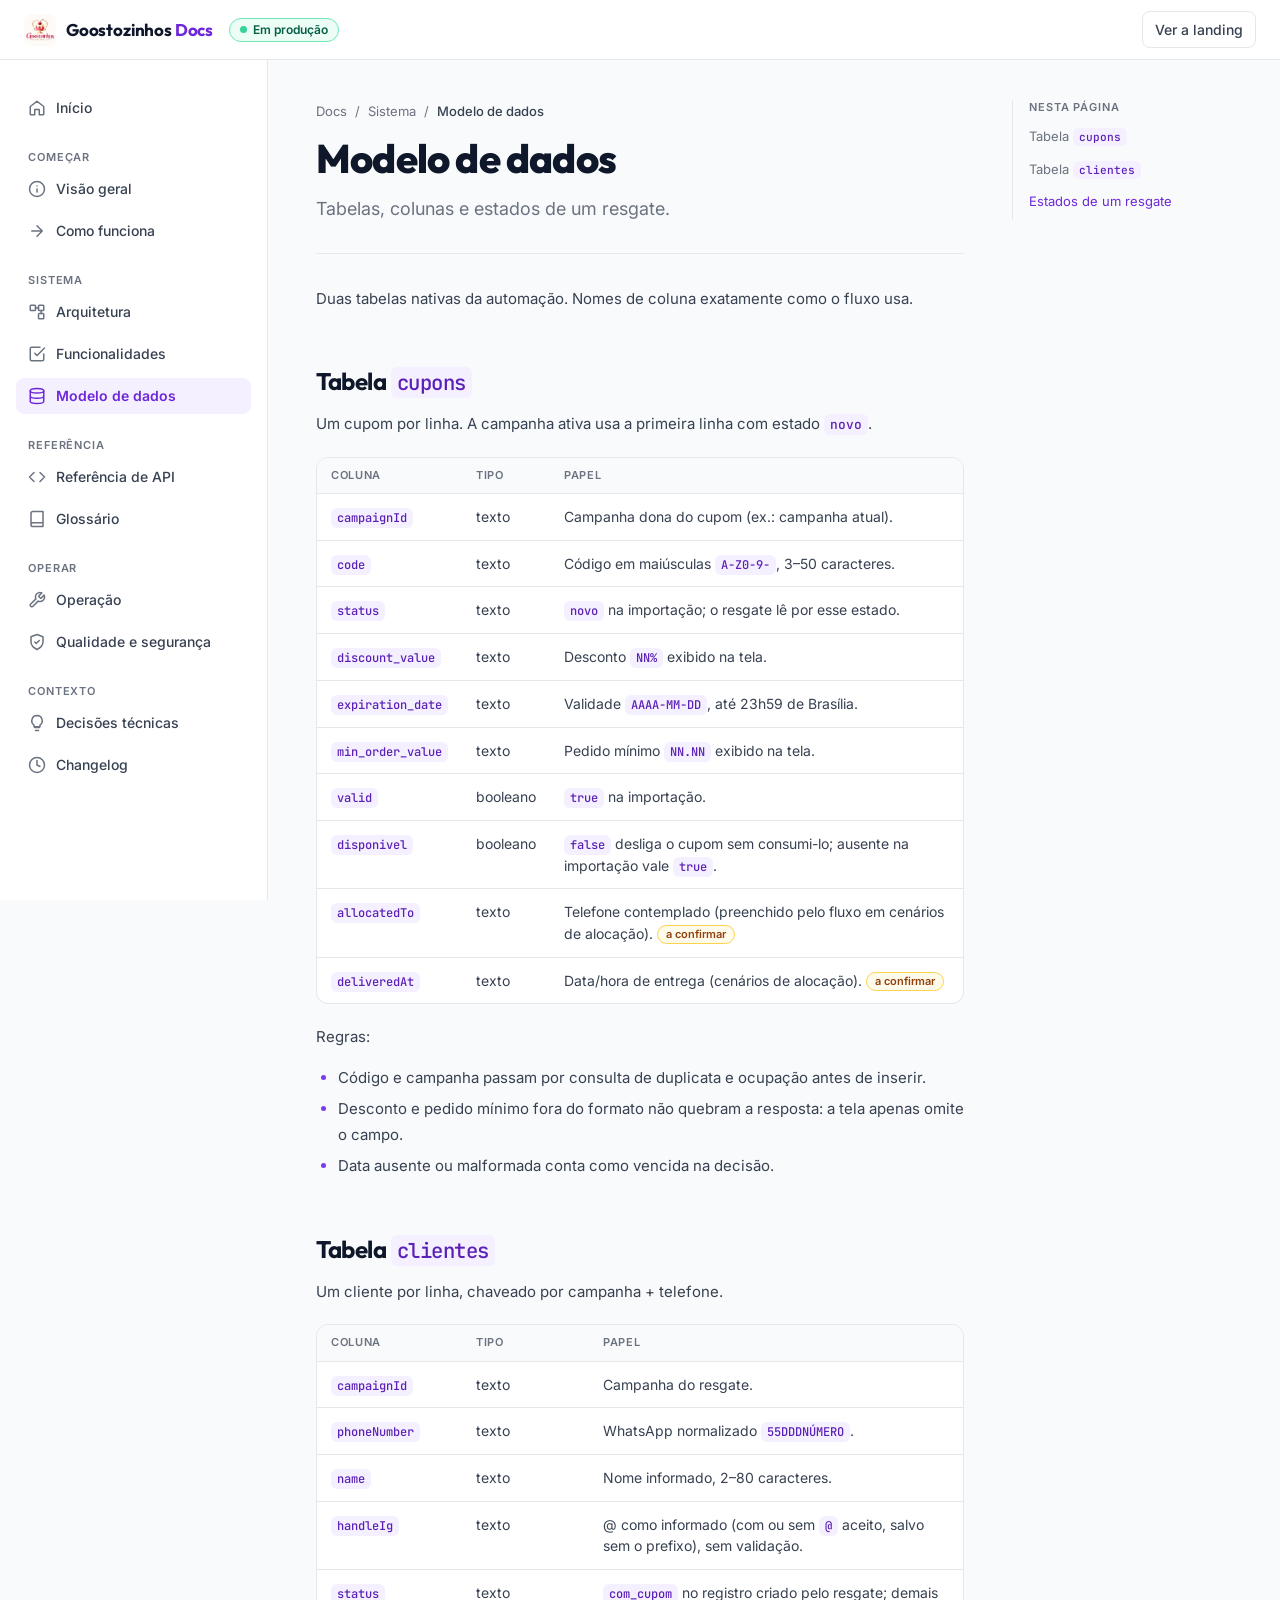
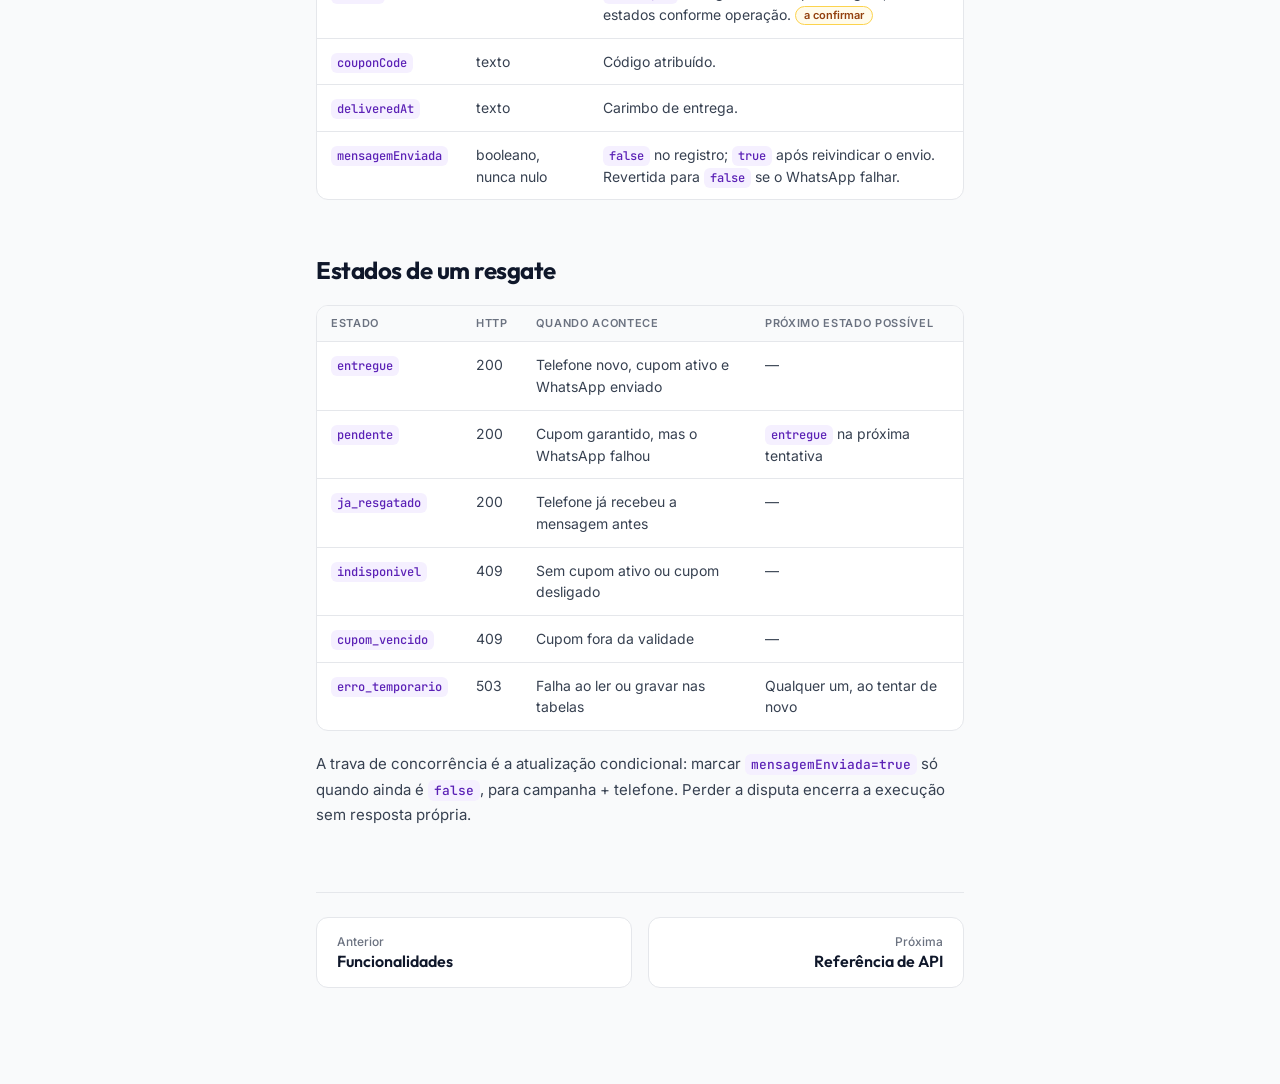
<file: public/docs/modelo-de-dados.html>
<!doctype html>
<html lang="pt-BR">
<head>
<meta charset="utf-8">
<meta name="viewport" content="width=device-width, initial-scale=1">
<title>Modelo de dados · Docs Goostozinhos</title>
<meta name="description" content="Tabelas, colunas e estados de um resgate.">
<link rel="icon" href="assets/logo.jpg">
<link rel="preconnect" href="https://fonts.googleapis.com"><link rel="preconnect" href="https://fonts.gstatic.com" crossorigin>
<link rel="stylesheet" href="https://fonts.googleapis.com/css2?family=Inter:wght@400;500;600&family=Outfit:wght@600;700;800&family=JetBrains+Mono:wght@400;500&display=swap">
<link rel="stylesheet" href="assets/docs.css">
<script src="assets/docs.js" defer></script>
</head>
<body>
<a class="skip" href="#main">Pular para o conteúdo</a>
<header class="top">
  <button type="button" class="menu" aria-controls="side" aria-expanded="false" aria-label="Abrir menu"><svg class="i" viewBox="0 0 24 24" aria-hidden="true"><path d="M4 6h16M4 12h16M4 18h16"/></svg></button>
  <a class="brand" href="index.html"><img src="assets/logo.jpg" alt="" width="32" height="32"><span>Goostozinhos <b>Docs</b></span></a>
  <span class="pill pill-green"><i class="dot"></i>Em produção</span>
  <a class="top-link" href="../">Ver a landing</a>
</header>
<div class="layout">
<nav id="side" class="side" aria-label="Documentação"><ul><li><a href="index.html"><svg class="i" viewBox="0 0 24 24" aria-hidden="true"><path d="m3 10 9-7 9 7v10a1 1 0 0 1-1 1h-5v-7H9v7H4a1 1 0 0 1-1-1z"/></svg>Início</a></li></ul><p class="nav-label">Começar</p><ul><li><a href="visao-geral.html"><svg class="i" viewBox="0 0 24 24" aria-hidden="true"><circle cx="12" cy="12" r="10"/><path d="M12 16v-4M12 8h.01"/></svg>Visão geral</a></li><li><a href="como-funciona.html"><svg class="i" viewBox="0 0 24 24" aria-hidden="true"><path d="M5 12h14M12 5l7 7-7 7"/></svg>Como funciona</a></li></ul><p class="nav-label">Sistema</p><ul><li><a href="arquitetura.html"><svg class="i" viewBox="0 0 24 24" aria-hidden="true"><rect x="3" y="3" width="7" height="7" rx="1"/><rect x="14" y="3" width="7" height="7" rx="1"/><rect x="14" y="14" width="7" height="7" rx="1"/><path d="M10 6.5h4M17.5 10v4"/></svg>Arquitetura</a></li><li><a href="funcionalidades.html"><svg class="i" viewBox="0 0 24 24" aria-hidden="true"><path d="m9 11 3 3L22 4"/><path d="M21 12v7a2 2 0 0 1-2 2H5a2 2 0 0 1-2-2V5a2 2 0 0 1 2-2h11"/></svg>Funcionalidades</a></li><li><a href="modelo-de-dados.html" aria-current="page"><svg class="i" viewBox="0 0 24 24" aria-hidden="true"><ellipse cx="12" cy="5" rx="9" ry="3"/><path d="M3 5v14a9 3 0 0 0 18 0V5M3 12a9 3 0 0 0 18 0"/></svg>Modelo de dados</a></li></ul><p class="nav-label">Referência</p><ul><li><a href="referencia-api.html"><svg class="i" viewBox="0 0 24 24" aria-hidden="true"><path d="m16 18 6-6-6-6M8 6l-6 6 6 6"/></svg>Referência de API</a></li><li><a href="glossario.html"><svg class="i" viewBox="0 0 24 24" aria-hidden="true"><path d="M4 19.5v-15A2.5 2.5 0 0 1 6.5 2H20v20H6.5a2.5 2.5 0 0 1 0-5H20"/></svg>Glossário</a></li></ul><p class="nav-label">Operar</p><ul><li><a href="operacao.html"><svg class="i" viewBox="0 0 24 24" aria-hidden="true"><path d="M14.7 6.3a1 1 0 0 0 0 1.4l1.6 1.6a1 1 0 0 0 1.4 0l3.77-3.77a6 6 0 0 1-7.94 7.94l-6.91 6.91a2.12 2.12 0 0 1-3-3l6.91-6.91a6 6 0 0 1 7.94-7.94l-3.76 3.76z"/></svg>Operação</a></li><li><a href="qualidade-seguranca.html"><svg class="i" viewBox="0 0 24 24" aria-hidden="true"><path d="M12 22s8-4 8-10V5l-8-3-8 3v7c0 6 8 10 8 10z"/><path d="m9 12 2 2 4-4"/></svg>Qualidade e segurança</a></li></ul><p class="nav-label">Contexto</p><ul><li><a href="decisoes-tecnicas.html"><svg class="i" viewBox="0 0 24 24" aria-hidden="true"><path d="M9 18h6M10 22h4M12 2a7 7 0 0 0-4 12.7V17h8v-2.3A7 7 0 0 0 12 2z"/></svg>Decisões técnicas</a></li><li><a href="changelog.html"><svg class="i" viewBox="0 0 24 24" aria-hidden="true"><circle cx="12" cy="12" r="10"/><path d="M12 6v6l4 2"/></svg>Changelog</a></li></ul></nav>
<main id="main" class="main" tabindex="-1">
<article class="doc">
<nav class="crumbs" aria-label="Trilha"><a href="index.html">Docs</a><span>/</span>Sistema<span>/</span><span aria-current="page">Modelo de dados</span></nav>
<h1>Modelo de dados</h1><p class="lead">Tabelas, colunas e estados de um resgate.</p><p>Duas tabelas nativas da automação. Nomes de coluna exatamente como o fluxo usa.</p>
<h2 id="tabela-cupons"><a class="anchor" href="#tabela-cupons">Tabela <code>cupons</code></a></h2>
<p>Um cupom por linha. A campanha ativa usa a primeira linha com estado <code>novo</code>.</p>
<div class="table"><table><thead><tr><th>Coluna</th><th>Tipo</th><th>Papel</th></tr></thead><tbody><tr><td><code>campaignId</code></td><td>texto</td><td>Campanha dona do cupom (ex.: campanha atual).</td></tr><tr><td><code>code</code></td><td>texto</td><td>Código em maiúsculas <code>A-Z0-9-</code>, 3–50 caracteres.</td></tr><tr><td><code>status</code></td><td>texto</td><td><code>novo</code> na importação; o resgate lê por esse estado.</td></tr><tr><td><code>discount_value</code></td><td>texto</td><td>Desconto <code>NN%</code> exibido na tela.</td></tr><tr><td><code>expiration_date</code></td><td>texto</td><td>Validade <code>AAAA-MM-DD</code>, até 23h59 de Brasília.</td></tr><tr><td><code>min_order_value</code></td><td>texto</td><td>Pedido mínimo <code>NN.NN</code> exibido na tela.</td></tr><tr><td><code>valid</code></td><td>booleano</td><td><code>true</code> na importação.</td></tr><tr><td><code>disponivel</code></td><td>booleano</td><td><code>false</code> desliga o cupom sem consumi-lo; ausente na importação vale <code>true</code>.</td></tr><tr><td><code>allocatedTo</code></td><td>texto</td><td>Telefone contemplado (preenchido pelo fluxo em cenários de alocação). <span class="pill pill-amber" title="coluna existe no esquema; preenchimento pelo resgate atual não confirmado">a confirmar</span></td></tr><tr><td><code>deliveredAt</code></td><td>texto</td><td>Data/hora de entrega (cenários de alocação). <span class="pill pill-amber" title="idem">a confirmar</span></td></tr></tbody></table></div>
<p>Regras:</p>
<ul><li>Código e campanha passam por consulta de duplicata e ocupação antes de inserir.</li><li>Desconto e pedido mínimo fora do formato não quebram a resposta: a tela apenas omite o campo.</li><li>Data ausente ou malformada conta como vencida na decisão.</li></ul>
<h2 id="tabela-clientes"><a class="anchor" href="#tabela-clientes">Tabela <code>clientes</code></a></h2>
<p>Um cliente por linha, chaveado por campanha + telefone.</p>
<div class="table"><table><thead><tr><th>Coluna</th><th>Tipo</th><th>Papel</th></tr></thead><tbody><tr><td><code>campaignId</code></td><td>texto</td><td>Campanha do resgate.</td></tr><tr><td><code>phoneNumber</code></td><td>texto</td><td>WhatsApp normalizado <code>55DDDNÚMERO</code>.</td></tr><tr><td><code>name</code></td><td>texto</td><td>Nome informado, 2–80 caracteres.</td></tr><tr><td><code>handleIg</code></td><td>texto</td><td>@ como informado (com ou sem <code>@</code> aceito, salvo sem o prefixo), sem validação.</td></tr><tr><td><code>status</code></td><td>texto</td><td><code>com_cupom</code> no registro criado pelo resgate; demais estados conforme operação. <span class="pill pill-amber" title="valores <code>sem_cupom</code>/<code>entregue</code> aparecem em simulações, não confirmados no fluxo atual">a confirmar</span></td></tr><tr><td><code>couponCode</code></td><td>texto</td><td>Código atribuído.</td></tr><tr><td><code>deliveredAt</code></td><td>texto</td><td>Carimbo de entrega.</td></tr><tr><td><code>mensagemEnviada</code></td><td>booleano, nunca nulo</td><td><code>false</code> no registro; <code>true</code> após reivindicar o envio. Revertida para <code>false</code> se o WhatsApp falhar.</td></tr></tbody></table></div>
<h2 id="estados-de-um-resgate"><a class="anchor" href="#estados-de-um-resgate">Estados de um resgate</a></h2>
<div class="table"><table><thead><tr><th>Estado</th><th>HTTP</th><th>Quando acontece</th><th>Próximo estado possível</th></tr></thead><tbody><tr><td><code>entregue</code></td><td>200</td><td>Telefone novo, cupom ativo e WhatsApp enviado</td><td>—</td></tr><tr><td><code>pendente</code></td><td>200</td><td>Cupom garantido, mas o WhatsApp falhou</td><td><code>entregue</code> na próxima tentativa</td></tr><tr><td><code>ja_resgatado</code></td><td>200</td><td>Telefone já recebeu a mensagem antes</td><td>—</td></tr><tr><td><code>indisponivel</code></td><td>409</td><td>Sem cupom ativo ou cupom desligado</td><td>—</td></tr><tr><td><code>cupom_vencido</code></td><td>409</td><td>Cupom fora da validade</td><td>—</td></tr><tr><td><code>erro_temporario</code></td><td>503</td><td>Falha ao ler ou gravar nas tabelas</td><td>Qualquer um, ao tentar de novo</td></tr></tbody></table></div>
<p>A trava de concorrência é a atualização condicional: marcar <code>mensagemEnviada=true</code> só quando ainda é <code>false</code>, para campanha + telefone. Perder a disputa encerra a execução sem resposta própria.</p>
<nav class="pager" aria-label="Paginação"><a class="prev" href="funcionalidades.html"><small>Anterior</small>Funcionalidades</a><a class="next" href="referencia-api.html"><small>Próxima</small>Referência de API</a></nav>
</article>
<aside class="toc" aria-label="Nesta página"><p class="nav-label">Nesta página</p><ul><li class="l2"><a href="#tabela-cupons">Tabela <code>cupons</code></a></li><li class="l2"><a href="#tabela-clientes">Tabela <code>clientes</code></a></li><li class="l2"><a href="#estados-de-um-resgate">Estados de um resgate</a></li></ul></aside>
</main>
</div>
</body>
</html>
</file>
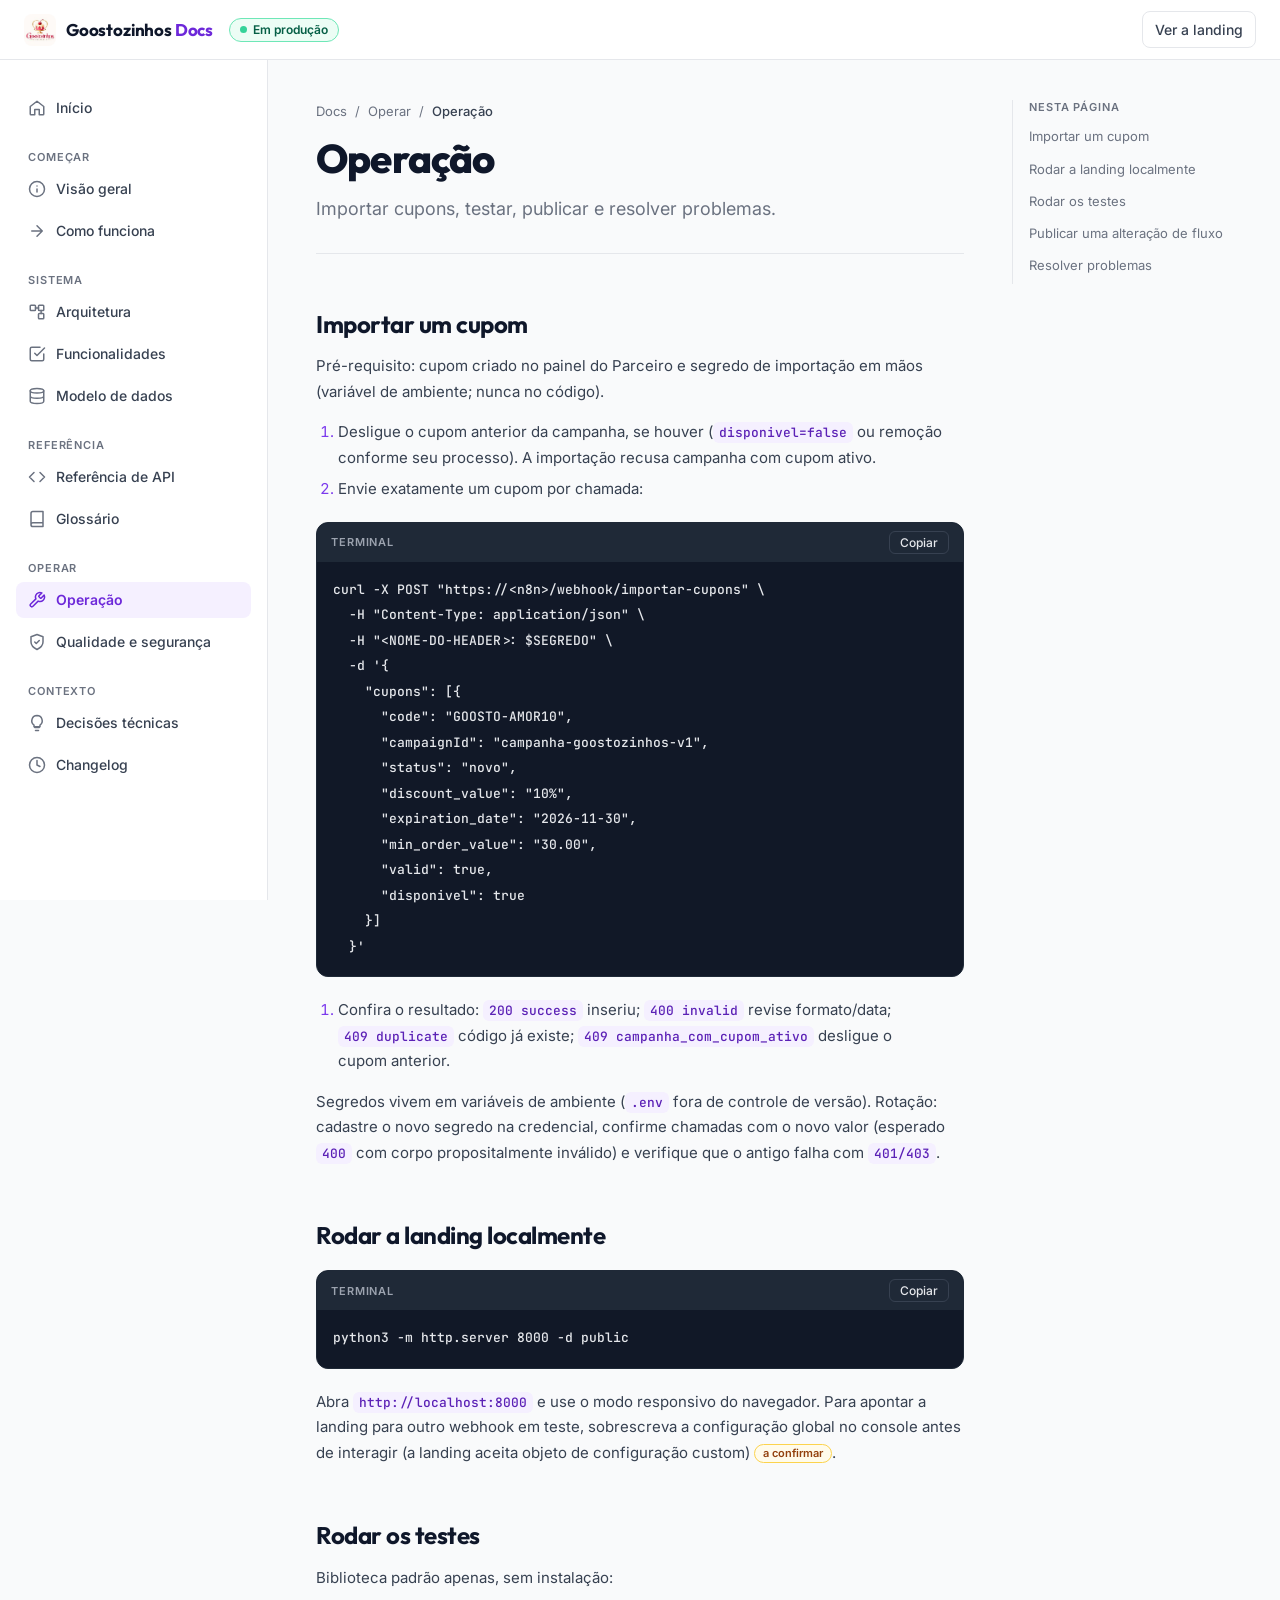
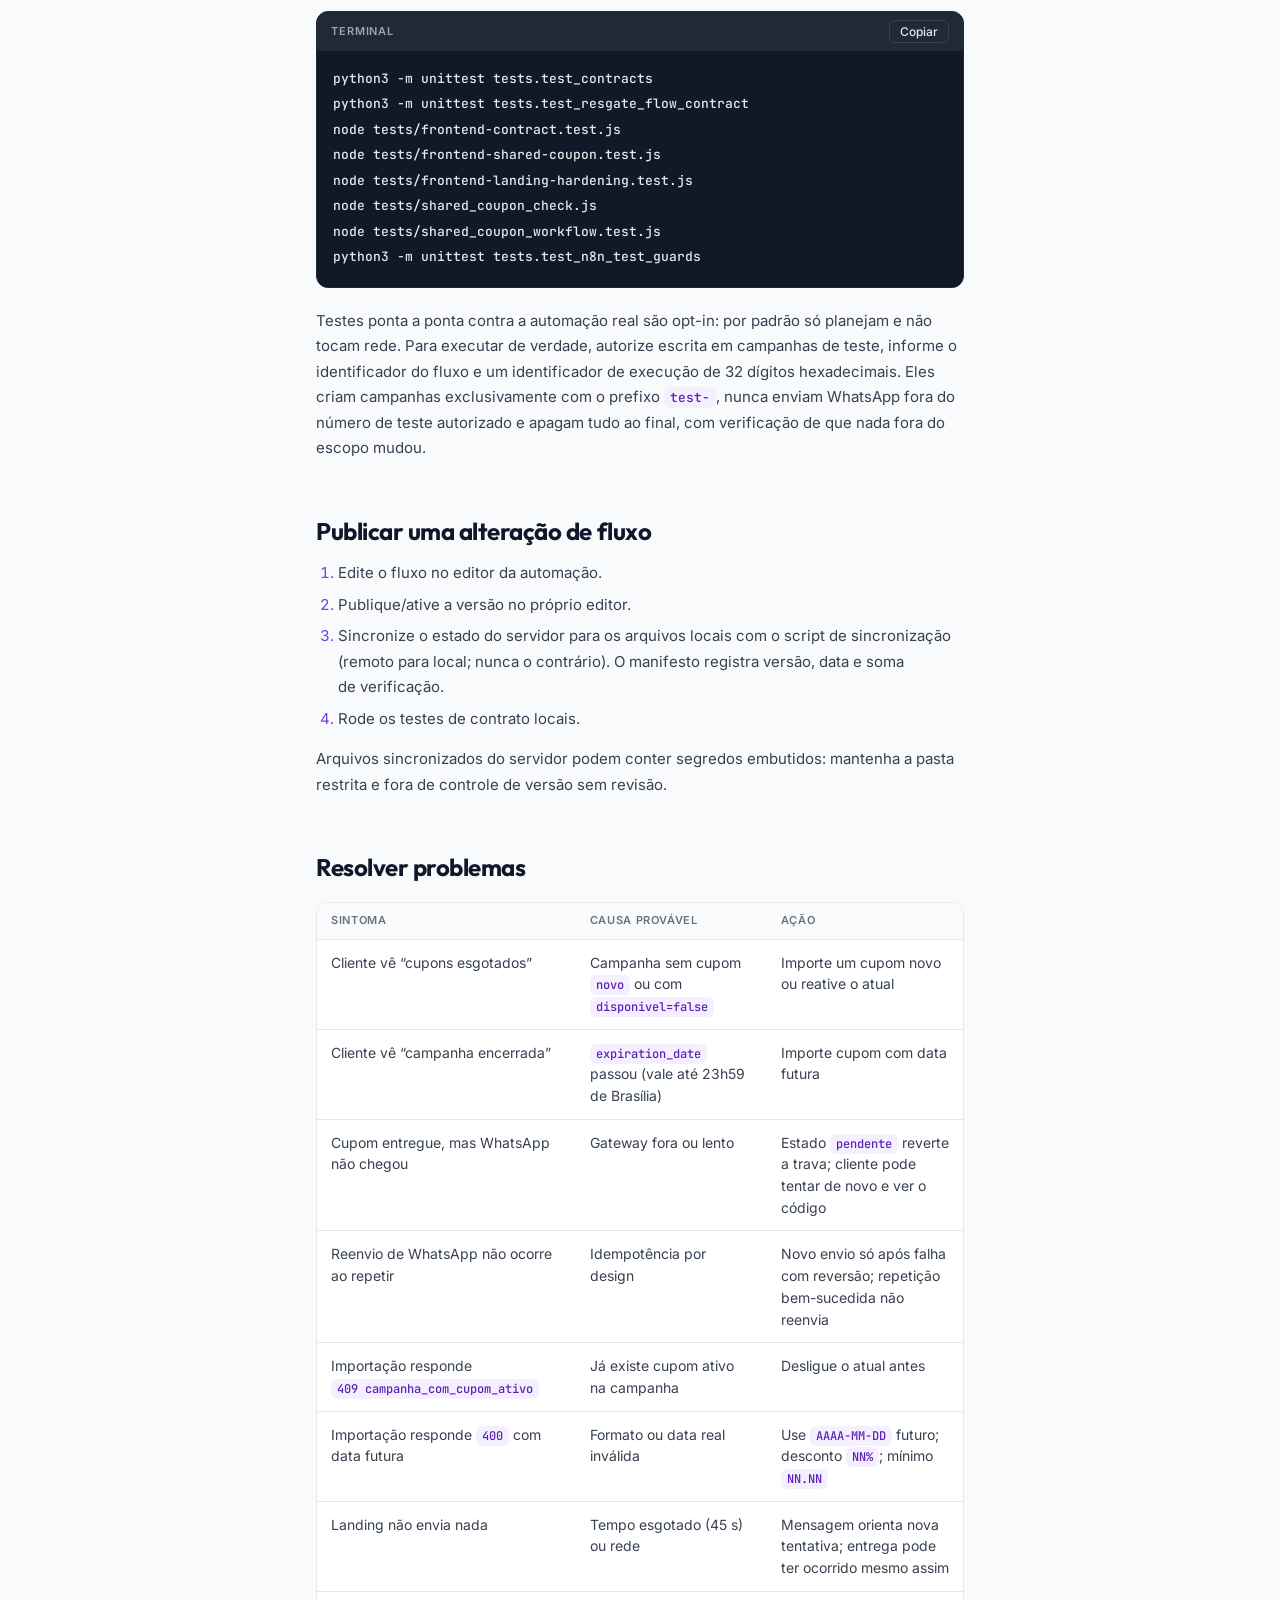
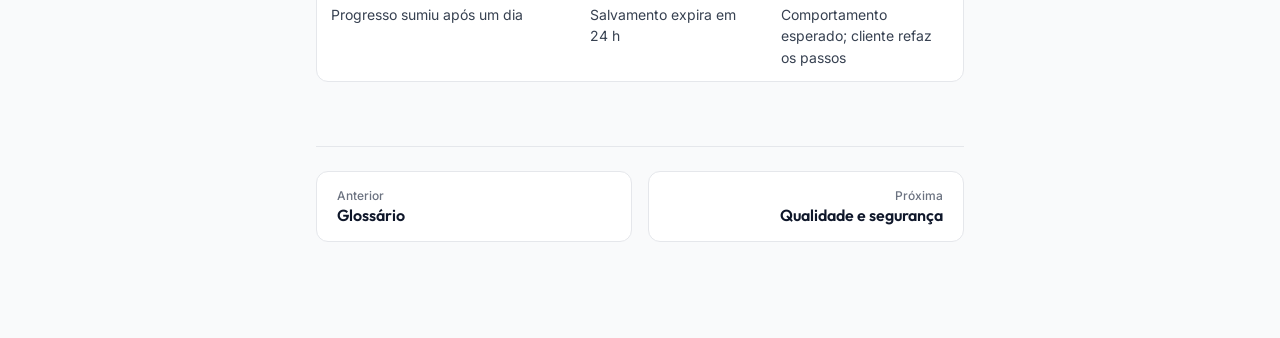
<file: public/docs/operacao.html>
<!doctype html>
<html lang="pt-BR">
<head>
<meta charset="utf-8">
<meta name="viewport" content="width=device-width, initial-scale=1">
<title>Operação · Docs Goostozinhos</title>
<meta name="description" content="Importar cupons, testar, publicar e resolver problemas.">
<link rel="icon" href="assets/logo.jpg">
<link rel="preconnect" href="https://fonts.googleapis.com"><link rel="preconnect" href="https://fonts.gstatic.com" crossorigin>
<link rel="stylesheet" href="https://fonts.googleapis.com/css2?family=Inter:wght@400;500;600&family=Outfit:wght@600;700;800&family=JetBrains+Mono:wght@400;500&display=swap">
<link rel="stylesheet" href="assets/docs.css">
<script src="assets/docs.js" defer></script>
</head>
<body>
<a class="skip" href="#main">Pular para o conteúdo</a>
<header class="top">
  <button type="button" class="menu" aria-controls="side" aria-expanded="false" aria-label="Abrir menu"><svg class="i" viewBox="0 0 24 24" aria-hidden="true"><path d="M4 6h16M4 12h16M4 18h16"/></svg></button>
  <a class="brand" href="index.html"><img src="assets/logo.jpg" alt="" width="32" height="32"><span>Goostozinhos <b>Docs</b></span></a>
  <span class="pill pill-green"><i class="dot"></i>Em produção</span>
  <a class="top-link" href="../">Ver a landing</a>
</header>
<div class="layout">
<nav id="side" class="side" aria-label="Documentação"><ul><li><a href="index.html"><svg class="i" viewBox="0 0 24 24" aria-hidden="true"><path d="m3 10 9-7 9 7v10a1 1 0 0 1-1 1h-5v-7H9v7H4a1 1 0 0 1-1-1z"/></svg>Início</a></li></ul><p class="nav-label">Começar</p><ul><li><a href="visao-geral.html"><svg class="i" viewBox="0 0 24 24" aria-hidden="true"><circle cx="12" cy="12" r="10"/><path d="M12 16v-4M12 8h.01"/></svg>Visão geral</a></li><li><a href="como-funciona.html"><svg class="i" viewBox="0 0 24 24" aria-hidden="true"><path d="M5 12h14M12 5l7 7-7 7"/></svg>Como funciona</a></li></ul><p class="nav-label">Sistema</p><ul><li><a href="arquitetura.html"><svg class="i" viewBox="0 0 24 24" aria-hidden="true"><rect x="3" y="3" width="7" height="7" rx="1"/><rect x="14" y="3" width="7" height="7" rx="1"/><rect x="14" y="14" width="7" height="7" rx="1"/><path d="M10 6.5h4M17.5 10v4"/></svg>Arquitetura</a></li><li><a href="funcionalidades.html"><svg class="i" viewBox="0 0 24 24" aria-hidden="true"><path d="m9 11 3 3L22 4"/><path d="M21 12v7a2 2 0 0 1-2 2H5a2 2 0 0 1-2-2V5a2 2 0 0 1 2-2h11"/></svg>Funcionalidades</a></li><li><a href="modelo-de-dados.html"><svg class="i" viewBox="0 0 24 24" aria-hidden="true"><ellipse cx="12" cy="5" rx="9" ry="3"/><path d="M3 5v14a9 3 0 0 0 18 0V5M3 12a9 3 0 0 0 18 0"/></svg>Modelo de dados</a></li></ul><p class="nav-label">Referência</p><ul><li><a href="referencia-api.html"><svg class="i" viewBox="0 0 24 24" aria-hidden="true"><path d="m16 18 6-6-6-6M8 6l-6 6 6 6"/></svg>Referência de API</a></li><li><a href="glossario.html"><svg class="i" viewBox="0 0 24 24" aria-hidden="true"><path d="M4 19.5v-15A2.5 2.5 0 0 1 6.5 2H20v20H6.5a2.5 2.5 0 0 1 0-5H20"/></svg>Glossário</a></li></ul><p class="nav-label">Operar</p><ul><li><a href="operacao.html" aria-current="page"><svg class="i" viewBox="0 0 24 24" aria-hidden="true"><path d="M14.7 6.3a1 1 0 0 0 0 1.4l1.6 1.6a1 1 0 0 0 1.4 0l3.77-3.77a6 6 0 0 1-7.94 7.94l-6.91 6.91a2.12 2.12 0 0 1-3-3l6.91-6.91a6 6 0 0 1 7.94-7.94l-3.76 3.76z"/></svg>Operação</a></li><li><a href="qualidade-seguranca.html"><svg class="i" viewBox="0 0 24 24" aria-hidden="true"><path d="M12 22s8-4 8-10V5l-8-3-8 3v7c0 6 8 10 8 10z"/><path d="m9 12 2 2 4-4"/></svg>Qualidade e segurança</a></li></ul><p class="nav-label">Contexto</p><ul><li><a href="decisoes-tecnicas.html"><svg class="i" viewBox="0 0 24 24" aria-hidden="true"><path d="M9 18h6M10 22h4M12 2a7 7 0 0 0-4 12.7V17h8v-2.3A7 7 0 0 0 12 2z"/></svg>Decisões técnicas</a></li><li><a href="changelog.html"><svg class="i" viewBox="0 0 24 24" aria-hidden="true"><circle cx="12" cy="12" r="10"/><path d="M12 6v6l4 2"/></svg>Changelog</a></li></ul></nav>
<main id="main" class="main" tabindex="-1">
<article class="doc">
<nav class="crumbs" aria-label="Trilha"><a href="index.html">Docs</a><span>/</span>Operar<span>/</span><span aria-current="page">Operação</span></nav>
<h1>Operação</h1><p class="lead">Importar cupons, testar, publicar e resolver problemas.</p><h2 id="importar-um-cupom"><a class="anchor" href="#importar-um-cupom">Importar um cupom</a></h2>
<p>Pré-requisito: cupom criado no painel do Parceiro e segredo de importação em mãos (variável de ambiente; nunca no código).</p>
<ol><li>Desligue o cupom anterior da campanha, se houver (<code>disponivel=false</code> ou remoção conforme seu processo). A importação recusa campanha com cupom ativo.</li><li>Envie exatamente um cupom por chamada:</li></ol>
<div class="code"><div class="code-head"><span>Terminal</span><button type="button" class="copy">Copiar</button></div><pre><code>curl -X POST "https://&lt;n8n&gt;/webhook/importar-cupons" \
  -H "Content-Type: application/json" \
  -H "&lt;NOME-DO-HEADER&gt;: $SEGREDO" \
  -d '{
    "cupons": [{
      "code": "GOOSTO-AMOR10",
      "campaignId": "campanha-goostozinhos-v1",
      "status": "novo",
      "discount_value": "10%",
      "expiration_date": "2026-11-30",
      "min_order_value": "30.00",
      "valid": true,
      "disponivel": true
    }]
  }'</code></pre></div>
<ol><li>Confira o resultado: <code>200 success</code> inseriu; <code>400 invalid</code> revise formato/data; <code>409 duplicate</code> código já existe; <code>409 campanha_com_cupom_ativo</code> desligue o cupom anterior.</li></ol>
<p>Segredos vivem em variáveis de ambiente (<code>.env</code> fora de controle de versão). Rotação: cadastre o novo segredo na credencial, confirme chamadas com o novo valor (esperado <code>400</code> com corpo propositalmente inválido) e verifique que o antigo falha com <code>401/403</code>.</p>
<h2 id="rodar-a-landing-localmente"><a class="anchor" href="#rodar-a-landing-localmente">Rodar a landing localmente</a></h2>
<div class="code"><div class="code-head"><span>Terminal</span><button type="button" class="copy">Copiar</button></div><pre><code>python3 -m http.server 8000 -d public</code></pre></div>
<p>Abra <code>http://localhost:8000</code> e use o modo responsivo do navegador. Para apontar a landing para outro webhook em teste, sobrescreva a configuração global no console antes de interagir (a landing aceita objeto de configuração custom) <span class="pill pill-amber" title="mecanismo de sobrescrita existe no código; documentar forma exata após revisão">a confirmar</span>.</p>
<h2 id="rodar-os-testes"><a class="anchor" href="#rodar-os-testes">Rodar os testes</a></h2>
<p>Biblioteca padrão apenas, sem instalação:</p>
<div class="code"><div class="code-head"><span>Terminal</span><button type="button" class="copy">Copiar</button></div><pre><code>python3 -m unittest tests.test_contracts
python3 -m unittest tests.test_resgate_flow_contract
node tests/frontend-contract.test.js
node tests/frontend-shared-coupon.test.js
node tests/frontend-landing-hardening.test.js
node tests/shared_coupon_check.js
node tests/shared_coupon_workflow.test.js
python3 -m unittest tests.test_n8n_test_guards</code></pre></div>
<p>Testes ponta a ponta contra a automação real são opt-in: por padrão só planejam e não tocam rede. Para executar de verdade, autorize escrita em campanhas de teste, informe o identificador do fluxo e um identificador de execução de 32 dígitos hexadecimais. Eles criam campanhas exclusivamente com o prefixo <code>test-</code>, nunca enviam WhatsApp fora do número de teste autorizado e apagam tudo ao final, com verificação de que nada fora do escopo mudou.</p>
<h2 id="publicar-uma-alteracao-de-fluxo"><a class="anchor" href="#publicar-uma-alteracao-de-fluxo">Publicar uma alteração de fluxo</a></h2>
<ol><li>Edite o fluxo no editor da automação.</li><li>Publique/ative a versão no próprio editor.</li><li>Sincronize o estado do servidor para os arquivos locais com o script de sincronização (remoto para local; nunca o contrário). O manifesto registra versão, data e soma de verificação.</li><li>Rode os testes de contrato locais.</li></ol>
<p>Arquivos sincronizados do servidor podem conter segredos embutidos: mantenha a pasta restrita e fora de controle de versão sem revisão.</p>
<h2 id="resolver-problemas"><a class="anchor" href="#resolver-problemas">Resolver problemas</a></h2>
<div class="table"><table><thead><tr><th>Sintoma</th><th>Causa provável</th><th>Ação</th></tr></thead><tbody><tr><td>Cliente vê “cupons esgotados”</td><td>Campanha sem cupom <code>novo</code> ou com <code>disponivel=false</code></td><td>Importe um cupom novo ou reative o atual</td></tr><tr><td>Cliente vê “campanha encerrada”</td><td><code>expiration_date</code> passou (vale até 23h59 de Brasília)</td><td>Importe cupom com data futura</td></tr><tr><td>Cupom entregue, mas WhatsApp não chegou</td><td>Gateway fora ou lento</td><td>Estado <code>pendente</code> reverte a trava; cliente pode tentar de novo e ver o código</td></tr><tr><td>Reenvio de WhatsApp não ocorre ao repetir</td><td>Idempotência por design</td><td>Novo envio só após falha com reversão; repetição bem-sucedida não reenvia</td></tr><tr><td>Importação responde <code>409 campanha_com_cupom_ativo</code></td><td>Já existe cupom ativo na campanha</td><td>Desligue o atual antes</td></tr><tr><td>Importação responde <code>400</code> com data futura</td><td>Formato ou data real inválida</td><td>Use <code>AAAA-MM-DD</code> futuro; desconto <code>NN%</code>; mínimo <code>NN.NN</code></td></tr><tr><td>Landing não envia nada</td><td>Tempo esgotado (45 s) ou rede</td><td>Mensagem orienta nova tentativa; entrega pode ter ocorrido mesmo assim</td></tr><tr><td>Progresso sumiu após um dia</td><td>Salvamento expira em 24 h</td><td>Comportamento esperado; cliente refaz os passos</td></tr></tbody></table></div>
<nav class="pager" aria-label="Paginação"><a class="prev" href="glossario.html"><small>Anterior</small>Glossário</a><a class="next" href="qualidade-seguranca.html"><small>Próxima</small>Qualidade e segurança</a></nav>
</article>
<aside class="toc" aria-label="Nesta página"><p class="nav-label">Nesta página</p><ul><li class="l2"><a href="#importar-um-cupom">Importar um cupom</a></li><li class="l2"><a href="#rodar-a-landing-localmente">Rodar a landing localmente</a></li><li class="l2"><a href="#rodar-os-testes">Rodar os testes</a></li><li class="l2"><a href="#publicar-uma-alteracao-de-fluxo">Publicar uma alteração de fluxo</a></li><li class="l2"><a href="#resolver-problemas">Resolver problemas</a></li></ul></aside>
</main>
</div>
</body>
</html>
</file>
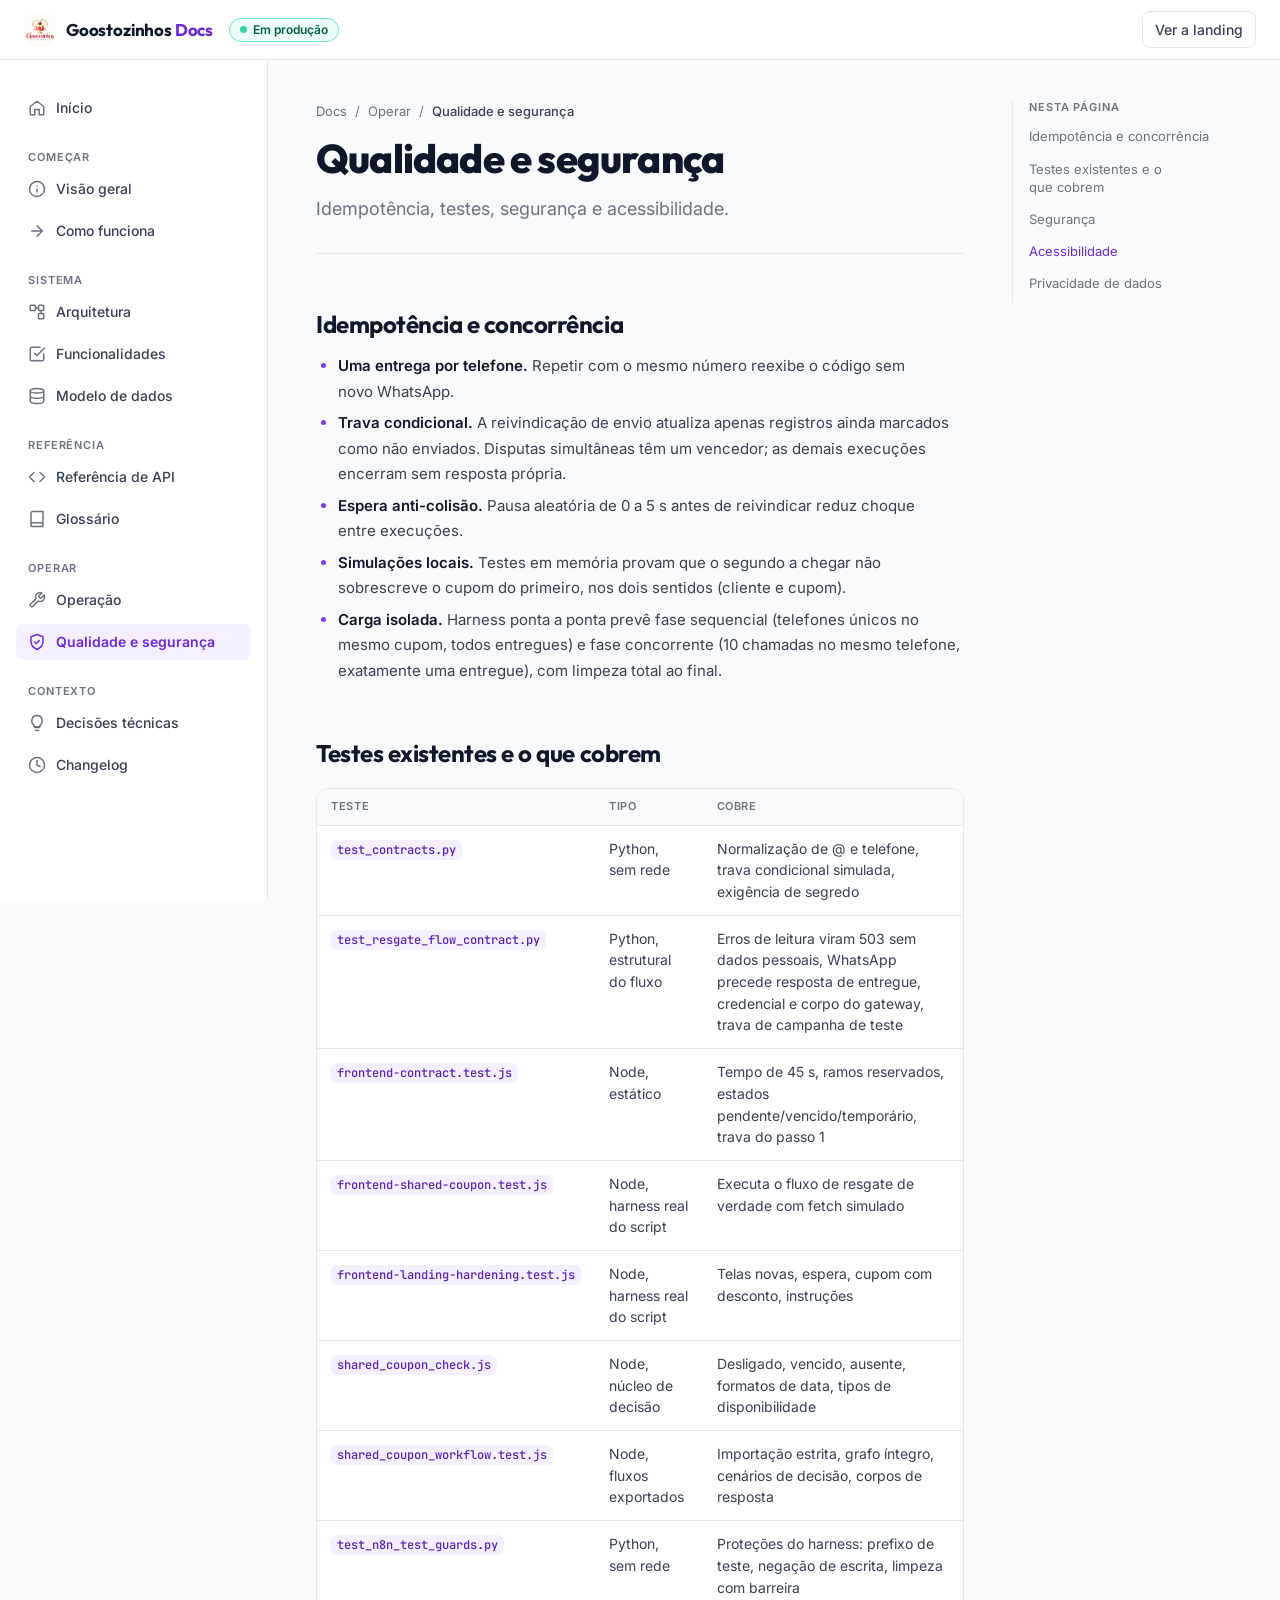
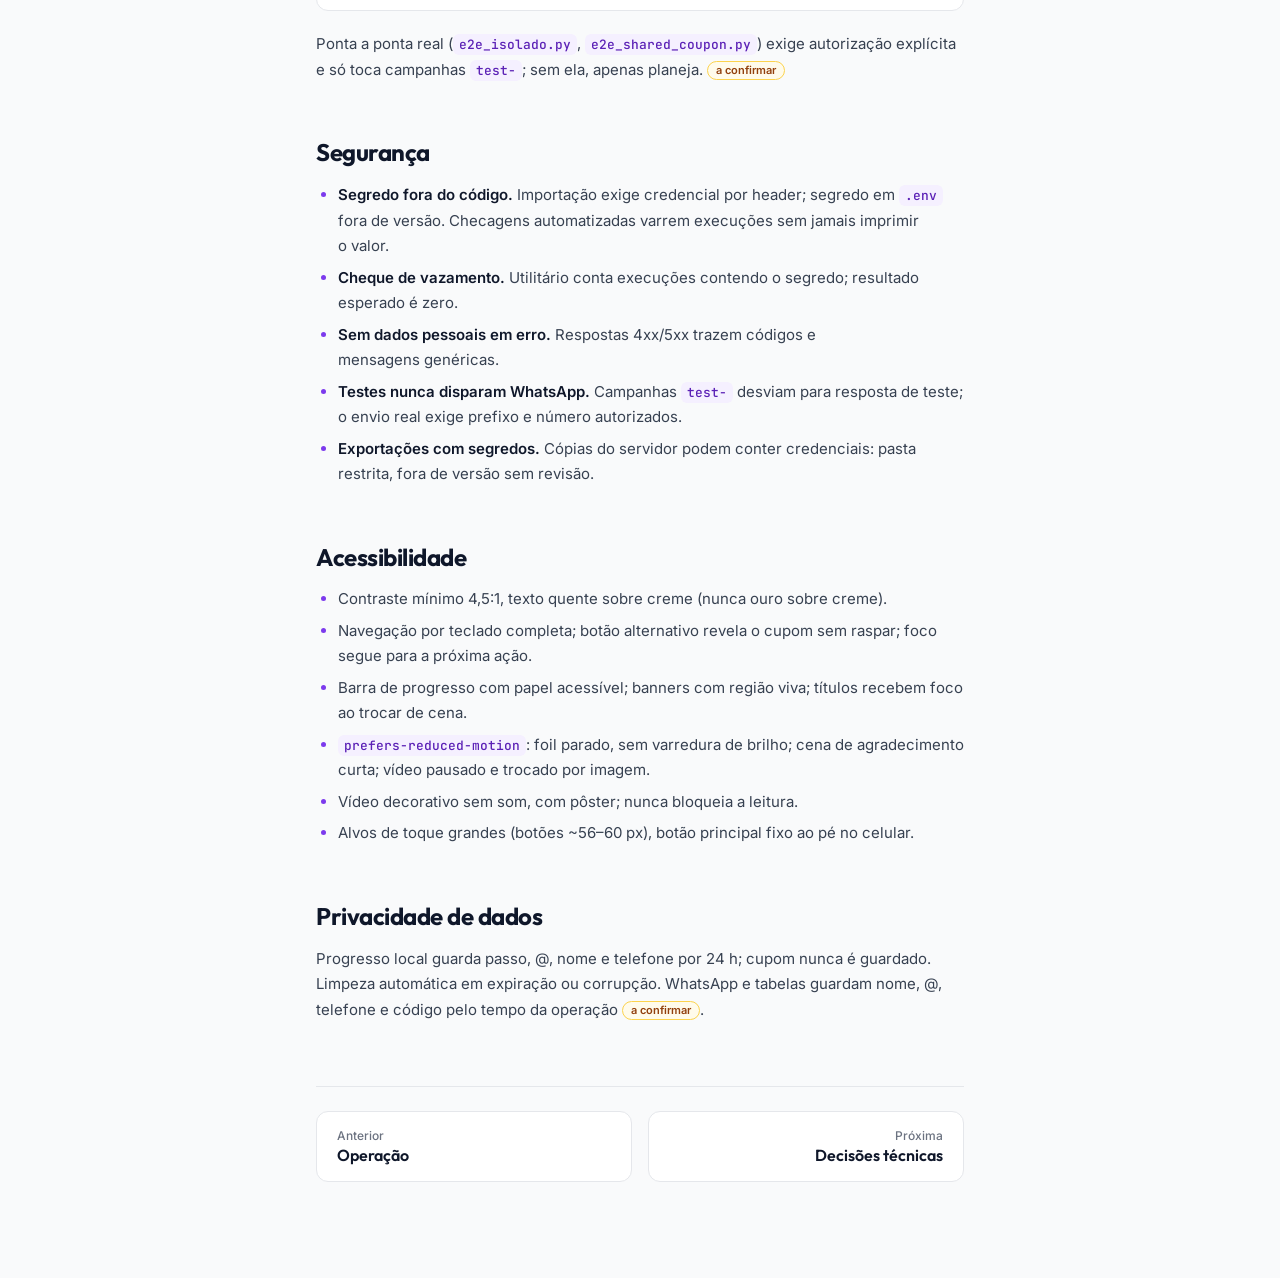
<file: public/docs/qualidade-seguranca.html>
<!doctype html>
<html lang="pt-BR">
<head>
<meta charset="utf-8">
<meta name="viewport" content="width=device-width, initial-scale=1">
<title>Qualidade e segurança · Docs Goostozinhos</title>
<meta name="description" content="Idempotência, testes, segurança e acessibilidade.">
<link rel="icon" href="assets/logo.jpg">
<link rel="preconnect" href="https://fonts.googleapis.com"><link rel="preconnect" href="https://fonts.gstatic.com" crossorigin>
<link rel="stylesheet" href="https://fonts.googleapis.com/css2?family=Inter:wght@400;500;600&family=Outfit:wght@600;700;800&family=JetBrains+Mono:wght@400;500&display=swap">
<link rel="stylesheet" href="assets/docs.css">
<script src="assets/docs.js" defer></script>
</head>
<body>
<a class="skip" href="#main">Pular para o conteúdo</a>
<header class="top">
  <button type="button" class="menu" aria-controls="side" aria-expanded="false" aria-label="Abrir menu"><svg class="i" viewBox="0 0 24 24" aria-hidden="true"><path d="M4 6h16M4 12h16M4 18h16"/></svg></button>
  <a class="brand" href="index.html"><img src="assets/logo.jpg" alt="" width="32" height="32"><span>Goostozinhos <b>Docs</b></span></a>
  <span class="pill pill-green"><i class="dot"></i>Em produção</span>
  <a class="top-link" href="../">Ver a landing</a>
</header>
<div class="layout">
<nav id="side" class="side" aria-label="Documentação"><ul><li><a href="index.html"><svg class="i" viewBox="0 0 24 24" aria-hidden="true"><path d="m3 10 9-7 9 7v10a1 1 0 0 1-1 1h-5v-7H9v7H4a1 1 0 0 1-1-1z"/></svg>Início</a></li></ul><p class="nav-label">Começar</p><ul><li><a href="visao-geral.html"><svg class="i" viewBox="0 0 24 24" aria-hidden="true"><circle cx="12" cy="12" r="10"/><path d="M12 16v-4M12 8h.01"/></svg>Visão geral</a></li><li><a href="como-funciona.html"><svg class="i" viewBox="0 0 24 24" aria-hidden="true"><path d="M5 12h14M12 5l7 7-7 7"/></svg>Como funciona</a></li></ul><p class="nav-label">Sistema</p><ul><li><a href="arquitetura.html"><svg class="i" viewBox="0 0 24 24" aria-hidden="true"><rect x="3" y="3" width="7" height="7" rx="1"/><rect x="14" y="3" width="7" height="7" rx="1"/><rect x="14" y="14" width="7" height="7" rx="1"/><path d="M10 6.5h4M17.5 10v4"/></svg>Arquitetura</a></li><li><a href="funcionalidades.html"><svg class="i" viewBox="0 0 24 24" aria-hidden="true"><path d="m9 11 3 3L22 4"/><path d="M21 12v7a2 2 0 0 1-2 2H5a2 2 0 0 1-2-2V5a2 2 0 0 1 2-2h11"/></svg>Funcionalidades</a></li><li><a href="modelo-de-dados.html"><svg class="i" viewBox="0 0 24 24" aria-hidden="true"><ellipse cx="12" cy="5" rx="9" ry="3"/><path d="M3 5v14a9 3 0 0 0 18 0V5M3 12a9 3 0 0 0 18 0"/></svg>Modelo de dados</a></li></ul><p class="nav-label">Referência</p><ul><li><a href="referencia-api.html"><svg class="i" viewBox="0 0 24 24" aria-hidden="true"><path d="m16 18 6-6-6-6M8 6l-6 6 6 6"/></svg>Referência de API</a></li><li><a href="glossario.html"><svg class="i" viewBox="0 0 24 24" aria-hidden="true"><path d="M4 19.5v-15A2.5 2.5 0 0 1 6.5 2H20v20H6.5a2.5 2.5 0 0 1 0-5H20"/></svg>Glossário</a></li></ul><p class="nav-label">Operar</p><ul><li><a href="operacao.html"><svg class="i" viewBox="0 0 24 24" aria-hidden="true"><path d="M14.7 6.3a1 1 0 0 0 0 1.4l1.6 1.6a1 1 0 0 0 1.4 0l3.77-3.77a6 6 0 0 1-7.94 7.94l-6.91 6.91a2.12 2.12 0 0 1-3-3l6.91-6.91a6 6 0 0 1 7.94-7.94l-3.76 3.76z"/></svg>Operação</a></li><li><a href="qualidade-seguranca.html" aria-current="page"><svg class="i" viewBox="0 0 24 24" aria-hidden="true"><path d="M12 22s8-4 8-10V5l-8-3-8 3v7c0 6 8 10 8 10z"/><path d="m9 12 2 2 4-4"/></svg>Qualidade e segurança</a></li></ul><p class="nav-label">Contexto</p><ul><li><a href="decisoes-tecnicas.html"><svg class="i" viewBox="0 0 24 24" aria-hidden="true"><path d="M9 18h6M10 22h4M12 2a7 7 0 0 0-4 12.7V17h8v-2.3A7 7 0 0 0 12 2z"/></svg>Decisões técnicas</a></li><li><a href="changelog.html"><svg class="i" viewBox="0 0 24 24" aria-hidden="true"><circle cx="12" cy="12" r="10"/><path d="M12 6v6l4 2"/></svg>Changelog</a></li></ul></nav>
<main id="main" class="main" tabindex="-1">
<article class="doc">
<nav class="crumbs" aria-label="Trilha"><a href="index.html">Docs</a><span>/</span>Operar<span>/</span><span aria-current="page">Qualidade e segurança</span></nav>
<h1>Qualidade e segurança</h1><p class="lead">Idempotência, testes, segurança e acessibilidade.</p><h2 id="idempotencia-e-concorrencia"><a class="anchor" href="#idempotencia-e-concorrencia">Idempotência e concorrência</a></h2>
<ul><li><strong>Uma entrega por telefone.</strong> Repetir com o mesmo número reexibe o código sem novo WhatsApp.</li><li><strong>Trava condicional.</strong> A reivindicação de envio atualiza apenas registros ainda marcados como não enviados. Disputas simultâneas têm um vencedor; as demais execuções encerram sem resposta própria.</li><li><strong>Espera anti-colisão.</strong> Pausa aleatória de 0 a 5 s antes de reivindicar reduz choque entre execuções.</li><li><strong>Simulações locais.</strong> Testes em memória provam que o segundo a chegar não sobrescreve o cupom do primeiro, nos dois sentidos (cliente e cupom).</li><li><strong>Carga isolada.</strong> Harness ponta a ponta prevê fase sequencial (telefones únicos no mesmo cupom, todos entregues) e fase concorrente (10 chamadas no mesmo telefone, exatamente uma entregue), com limpeza total ao final.</li></ul>
<h2 id="testes-existentes-e-o-que-cobrem"><a class="anchor" href="#testes-existentes-e-o-que-cobrem">Testes existentes e o que cobrem</a></h2>
<div class="table"><table><thead><tr><th>Teste</th><th>Tipo</th><th>Cobre</th></tr></thead><tbody><tr><td><code>test_contracts.py</code></td><td>Python, sem rede</td><td>Normalização de @ e telefone, trava condicional simulada, exigência de segredo</td></tr><tr><td><code>test_resgate_flow_contract.py</code></td><td>Python, estrutural do fluxo</td><td>Erros de leitura viram 503 sem dados pessoais, WhatsApp precede resposta de entregue, credencial e corpo do gateway, trava de campanha de teste</td></tr><tr><td><code>frontend-contract.test.js</code></td><td>Node, estático</td><td>Tempo de 45 s, ramos reservados, estados pendente/vencido/temporário, trava do passo 1</td></tr><tr><td><code>frontend-shared-coupon.test.js</code></td><td>Node, harness real do script</td><td>Executa o fluxo de resgate de verdade com fetch simulado</td></tr><tr><td><code>frontend-landing-hardening.test.js</code></td><td>Node, harness real do script</td><td>Telas novas, espera, cupom com desconto, instruções</td></tr><tr><td><code>shared_coupon_check.js</code></td><td>Node, núcleo de decisão</td><td>Desligado, vencido, ausente, formatos de data, tipos de disponibilidade</td></tr><tr><td><code>shared_coupon_workflow.test.js</code></td><td>Node, fluxos exportados</td><td>Importação estrita, grafo íntegro, cenários de decisão, corpos de resposta</td></tr><tr><td><code>test_n8n_test_guards.py</code></td><td>Python, sem rede</td><td>Proteções do harness: prefixo de teste, negação de escrita, limpeza com barreira</td></tr></tbody></table></div>
<p>Ponta a ponta real (<code>e2e_isolado.py</code>, <code>e2e_shared_coupon.py</code>) exige autorização explícita e só toca campanhas <code>test-</code>; sem ela, apenas planeja. <span class="pill pill-amber" title="comandos exatos de execução live variam por versão do harness">a confirmar</span></p>
<h2 id="seguranca"><a class="anchor" href="#seguranca">Segurança</a></h2>
<ul><li><strong>Segredo fora do código.</strong> Importação exige credencial por header; segredo em <code>.env</code> fora de versão. Checagens automatizadas varrem execuções sem jamais imprimir o valor.</li><li><strong>Cheque de vazamento.</strong> Utilitário conta execuções contendo o segredo; resultado esperado é zero.</li><li><strong>Sem dados pessoais em erro.</strong> Respostas 4xx/5xx trazem códigos e mensagens genéricas.</li><li><strong>Testes nunca disparam WhatsApp.</strong> Campanhas <code>test-</code> desviam para resposta de teste; o envio real exige prefixo e número autorizados.</li><li><strong>Exportações com segredos.</strong> Cópias do servidor podem conter credenciais: pasta restrita, fora de versão sem revisão.</li></ul>
<h2 id="acessibilidade"><a class="anchor" href="#acessibilidade">Acessibilidade</a></h2>
<ul><li>Contraste mínimo 4,5:1, texto quente sobre creme (nunca ouro sobre creme).</li><li>Navegação por teclado completa; botão alternativo revela o cupom sem raspar; foco segue para a próxima ação.</li><li>Barra de progresso com papel acessível; banners com região viva; títulos recebem foco ao trocar de cena.</li><li><code>prefers-reduced-motion</code>: foil parado, sem varredura de brilho; cena de agradecimento curta; vídeo pausado e trocado por imagem.</li><li>Vídeo decorativo sem som, com pôster; nunca bloqueia a leitura.</li><li>Alvos de toque grandes (botões ~56–60 px), botão principal fixo ao pé no celular.</li></ul>
<h2 id="privacidade-de-dados"><a class="anchor" href="#privacidade-de-dados">Privacidade de dados</a></h2>
<p>Progresso local guarda passo, @, nome e telefone por 24 h; cupom nunca é guardado. Limpeza automática em expiração ou corrupção. WhatsApp e tabelas guardam nome, @, telefone e código pelo tempo da operação <span class="pill pill-amber" title="política de retenção e anonimização não definida no código">a confirmar</span>.</p>
<nav class="pager" aria-label="Paginação"><a class="prev" href="operacao.html"><small>Anterior</small>Operação</a><a class="next" href="decisoes-tecnicas.html"><small>Próxima</small>Decisões técnicas</a></nav>
</article>
<aside class="toc" aria-label="Nesta página"><p class="nav-label">Nesta página</p><ul><li class="l2"><a href="#idempotencia-e-concorrencia">Idempotência e concorrência</a></li><li class="l2"><a href="#testes-existentes-e-o-que-cobrem">Testes existentes e o que cobrem</a></li><li class="l2"><a href="#seguranca">Segurança</a></li><li class="l2"><a href="#acessibilidade">Acessibilidade</a></li><li class="l2"><a href="#privacidade-de-dados">Privacidade de dados</a></li></ul></aside>
</main>
</div>
</body>
</html>
</file>
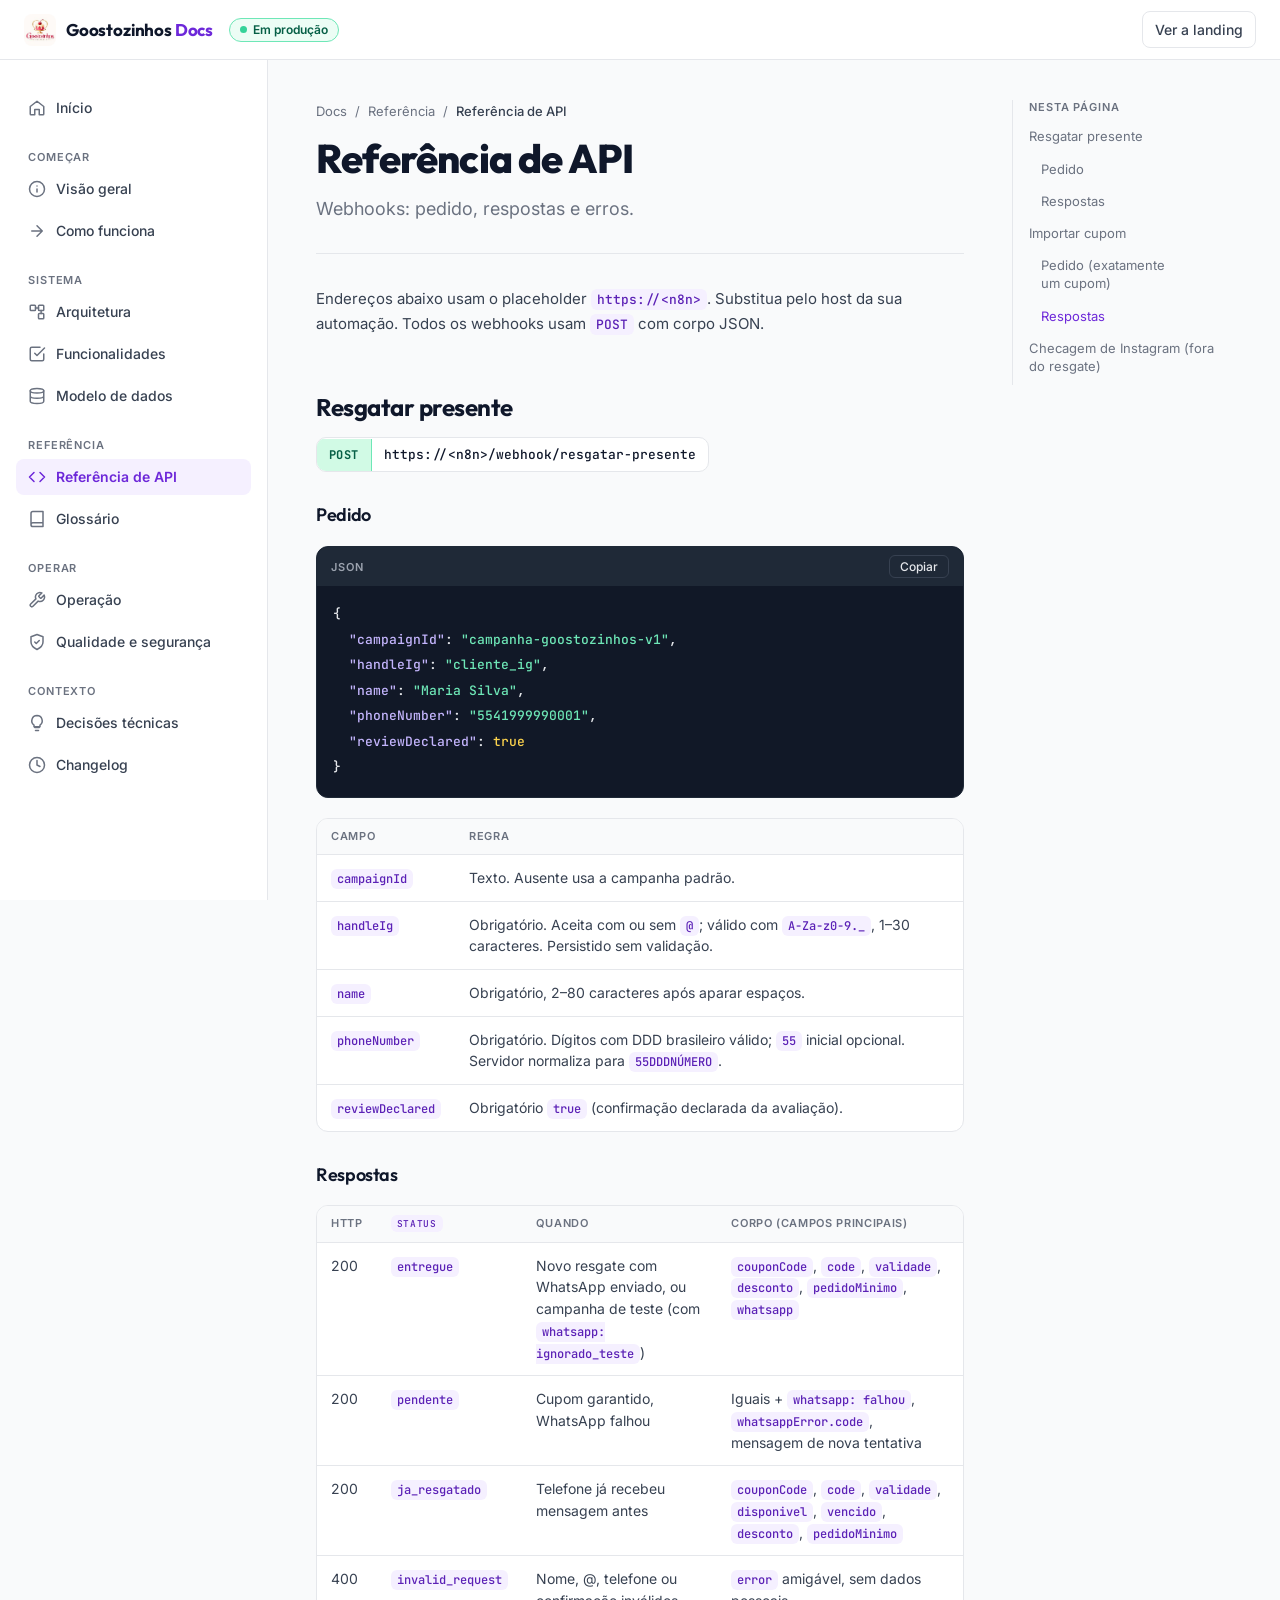
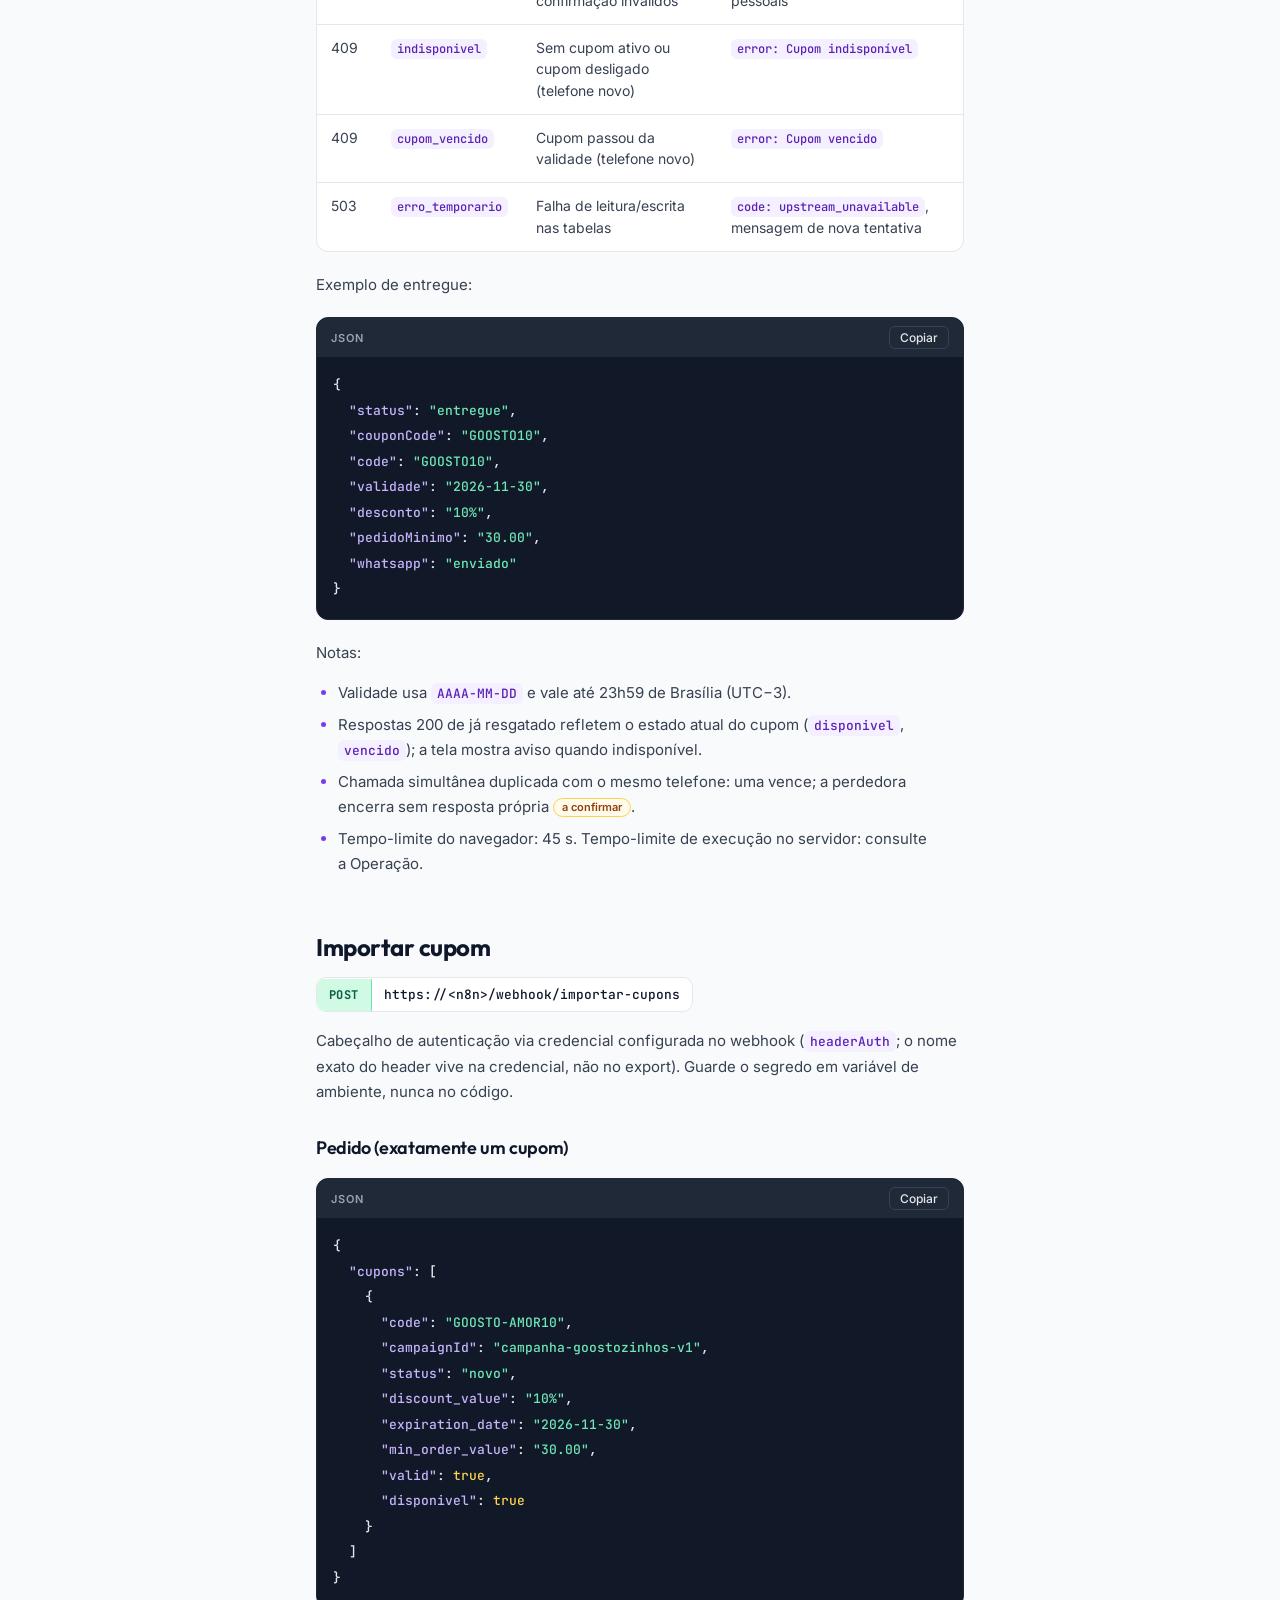
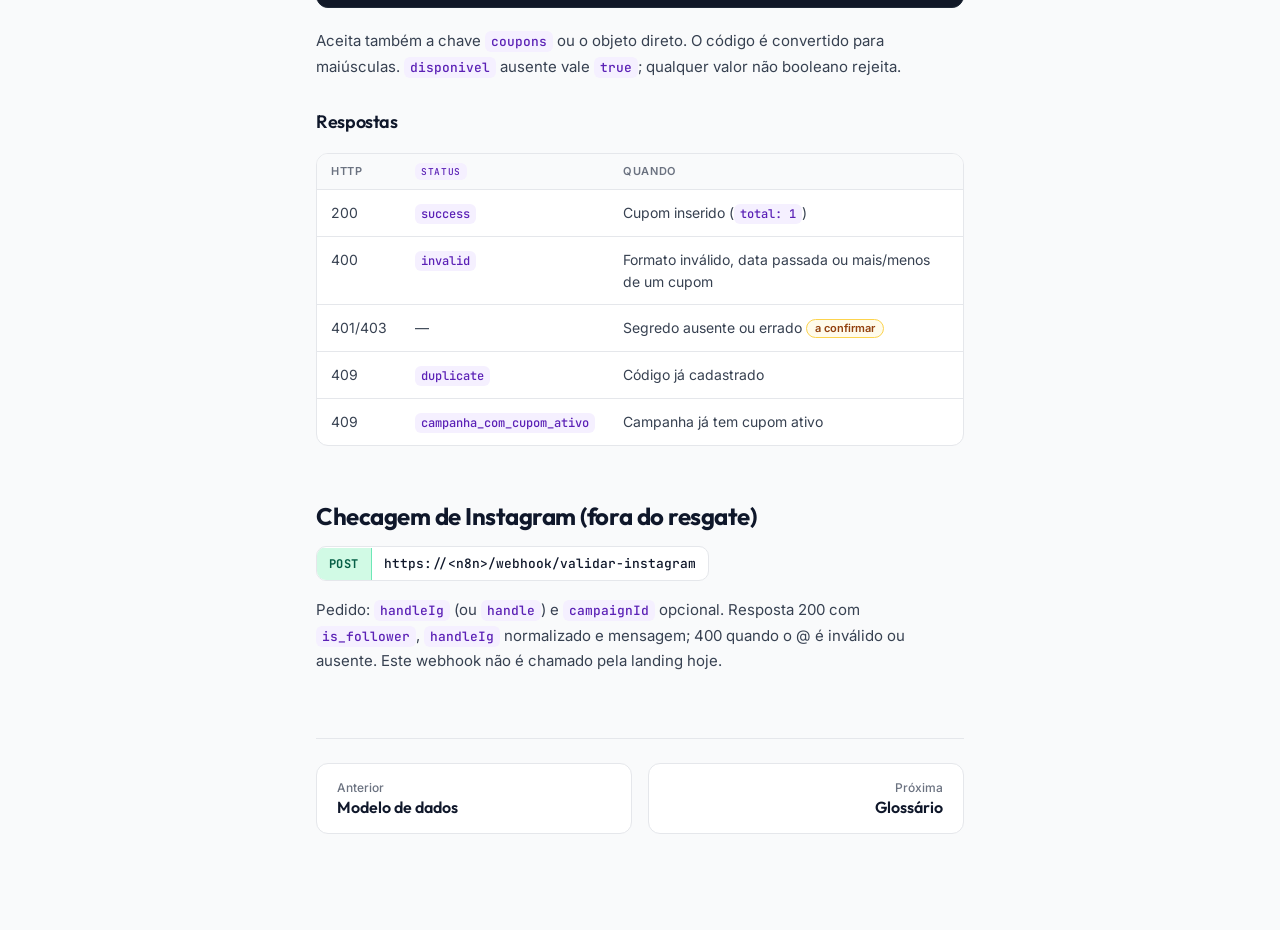
<file: public/docs/referencia-api.html>
<!doctype html>
<html lang="pt-BR">
<head>
<meta charset="utf-8">
<meta name="viewport" content="width=device-width, initial-scale=1">
<title>Referência de API · Docs Goostozinhos</title>
<meta name="description" content="Webhooks: pedido, respostas e erros.">
<link rel="icon" href="assets/logo.jpg">
<link rel="preconnect" href="https://fonts.googleapis.com"><link rel="preconnect" href="https://fonts.gstatic.com" crossorigin>
<link rel="stylesheet" href="https://fonts.googleapis.com/css2?family=Inter:wght@400;500;600&family=Outfit:wght@600;700;800&family=JetBrains+Mono:wght@400;500&display=swap">
<link rel="stylesheet" href="assets/docs.css">
<script src="assets/docs.js" defer></script>
</head>
<body>
<a class="skip" href="#main">Pular para o conteúdo</a>
<header class="top">
  <button type="button" class="menu" aria-controls="side" aria-expanded="false" aria-label="Abrir menu"><svg class="i" viewBox="0 0 24 24" aria-hidden="true"><path d="M4 6h16M4 12h16M4 18h16"/></svg></button>
  <a class="brand" href="index.html"><img src="assets/logo.jpg" alt="" width="32" height="32"><span>Goostozinhos <b>Docs</b></span></a>
  <span class="pill pill-green"><i class="dot"></i>Em produção</span>
  <a class="top-link" href="../">Ver a landing</a>
</header>
<div class="layout">
<nav id="side" class="side" aria-label="Documentação"><ul><li><a href="index.html"><svg class="i" viewBox="0 0 24 24" aria-hidden="true"><path d="m3 10 9-7 9 7v10a1 1 0 0 1-1 1h-5v-7H9v7H4a1 1 0 0 1-1-1z"/></svg>Início</a></li></ul><p class="nav-label">Começar</p><ul><li><a href="visao-geral.html"><svg class="i" viewBox="0 0 24 24" aria-hidden="true"><circle cx="12" cy="12" r="10"/><path d="M12 16v-4M12 8h.01"/></svg>Visão geral</a></li><li><a href="como-funciona.html"><svg class="i" viewBox="0 0 24 24" aria-hidden="true"><path d="M5 12h14M12 5l7 7-7 7"/></svg>Como funciona</a></li></ul><p class="nav-label">Sistema</p><ul><li><a href="arquitetura.html"><svg class="i" viewBox="0 0 24 24" aria-hidden="true"><rect x="3" y="3" width="7" height="7" rx="1"/><rect x="14" y="3" width="7" height="7" rx="1"/><rect x="14" y="14" width="7" height="7" rx="1"/><path d="M10 6.5h4M17.5 10v4"/></svg>Arquitetura</a></li><li><a href="funcionalidades.html"><svg class="i" viewBox="0 0 24 24" aria-hidden="true"><path d="m9 11 3 3L22 4"/><path d="M21 12v7a2 2 0 0 1-2 2H5a2 2 0 0 1-2-2V5a2 2 0 0 1 2-2h11"/></svg>Funcionalidades</a></li><li><a href="modelo-de-dados.html"><svg class="i" viewBox="0 0 24 24" aria-hidden="true"><ellipse cx="12" cy="5" rx="9" ry="3"/><path d="M3 5v14a9 3 0 0 0 18 0V5M3 12a9 3 0 0 0 18 0"/></svg>Modelo de dados</a></li></ul><p class="nav-label">Referência</p><ul><li><a href="referencia-api.html" aria-current="page"><svg class="i" viewBox="0 0 24 24" aria-hidden="true"><path d="m16 18 6-6-6-6M8 6l-6 6 6 6"/></svg>Referência de API</a></li><li><a href="glossario.html"><svg class="i" viewBox="0 0 24 24" aria-hidden="true"><path d="M4 19.5v-15A2.5 2.5 0 0 1 6.5 2H20v20H6.5a2.5 2.5 0 0 1 0-5H20"/></svg>Glossário</a></li></ul><p class="nav-label">Operar</p><ul><li><a href="operacao.html"><svg class="i" viewBox="0 0 24 24" aria-hidden="true"><path d="M14.7 6.3a1 1 0 0 0 0 1.4l1.6 1.6a1 1 0 0 0 1.4 0l3.77-3.77a6 6 0 0 1-7.94 7.94l-6.91 6.91a2.12 2.12 0 0 1-3-3l6.91-6.91a6 6 0 0 1 7.94-7.94l-3.76 3.76z"/></svg>Operação</a></li><li><a href="qualidade-seguranca.html"><svg class="i" viewBox="0 0 24 24" aria-hidden="true"><path d="M12 22s8-4 8-10V5l-8-3-8 3v7c0 6 8 10 8 10z"/><path d="m9 12 2 2 4-4"/></svg>Qualidade e segurança</a></li></ul><p class="nav-label">Contexto</p><ul><li><a href="decisoes-tecnicas.html"><svg class="i" viewBox="0 0 24 24" aria-hidden="true"><path d="M9 18h6M10 22h4M12 2a7 7 0 0 0-4 12.7V17h8v-2.3A7 7 0 0 0 12 2z"/></svg>Decisões técnicas</a></li><li><a href="changelog.html"><svg class="i" viewBox="0 0 24 24" aria-hidden="true"><circle cx="12" cy="12" r="10"/><path d="M12 6v6l4 2"/></svg>Changelog</a></li></ul></nav>
<main id="main" class="main" tabindex="-1">
<article class="doc">
<nav class="crumbs" aria-label="Trilha"><a href="index.html">Docs</a><span>/</span>Referência<span>/</span><span aria-current="page">Referência de API</span></nav>
<h1>Referência de API</h1><p class="lead">Webhooks: pedido, respostas e erros.</p><p>Endereços abaixo usam o placeholder <code>https://&lt;n8n&gt;</code>. Substitua pelo host da sua automação. Todos os webhooks usam <code>POST</code> com corpo JSON.</p>
<h2 id="resgatar-presente"><a class="anchor" href="#resgatar-presente">Resgatar presente</a></h2>
<p class="endpoint"><span class="method">POST</span><code>https://&lt;n8n&gt;/webhook/resgatar-presente</code></p>
<h3 id="resgatar-presente-pedido"><a class="anchor" href="#resgatar-presente-pedido">Pedido</a></h3>
<div class="code"><div class="code-head"><span>JSON</span><button type="button" class="copy">Copiar</button></div><pre><code>{
  <span class="k">"campaignId"</span>: <span class="s">"campanha-goostozinhos-v1"</span>,
  <span class="k">"handleIg"</span>: <span class="s">"cliente_ig"</span>,
  <span class="k">"name"</span>: <span class="s">"Maria Silva"</span>,
  <span class="k">"phoneNumber"</span>: <span class="s">"5541999990001"</span>,
  <span class="k">"reviewDeclared"</span>: <span class="b">true</span>
}</code></pre></div>
<div class="table"><table><thead><tr><th>Campo</th><th>Regra</th></tr></thead><tbody><tr><td><code>campaignId</code></td><td>Texto. Ausente usa a campanha padrão.</td></tr><tr><td><code>handleIg</code></td><td>Obrigatório. Aceita com ou sem <code>@</code>; válido com <code>A-Za-z0-9._</code>, 1–30 caracteres. Persistido sem validação.</td></tr><tr><td><code>name</code></td><td>Obrigatório, 2–80 caracteres após aparar espaços.</td></tr><tr><td><code>phoneNumber</code></td><td>Obrigatório. Dígitos com DDD brasileiro válido; <code>55</code> inicial opcional. Servidor normaliza para <code>55DDDNÚMERO</code>.</td></tr><tr><td><code>reviewDeclared</code></td><td>Obrigatório <code>true</code> (confirmação declarada da avaliação).</td></tr></tbody></table></div>
<h3 id="resgatar-presente-respostas"><a class="anchor" href="#resgatar-presente-respostas">Respostas</a></h3>
<div class="table"><table><thead><tr><th>HTTP</th><th><code>status</code></th><th>Quando</th><th>Corpo (campos principais)</th></tr></thead><tbody><tr><td>200</td><td><code>entregue</code></td><td>Novo resgate com WhatsApp enviado, ou campanha de teste (com <code>whatsapp: ignorado_teste</code>)</td><td><code>couponCode</code>, <code>code</code>, <code>validade</code>, <code>desconto</code>, <code>pedidoMinimo</code>, <code>whatsapp</code></td></tr><tr><td>200</td><td><code>pendente</code></td><td>Cupom garantido, WhatsApp falhou</td><td>Iguais + <code>whatsapp: falhou</code>, <code>whatsappError.code</code>, mensagem de nova tentativa</td></tr><tr><td>200</td><td><code>ja_resgatado</code></td><td>Telefone já recebeu mensagem antes</td><td><code>couponCode</code>, <code>code</code>, <code>validade</code>, <code>disponivel</code>, <code>vencido</code>, <code>desconto</code>, <code>pedidoMinimo</code></td></tr><tr><td>400</td><td><code>invalid_request</code></td><td>Nome, @, telefone ou confirmação inválidos</td><td><code>error</code> amigável, sem dados pessoais</td></tr><tr><td>409</td><td><code>indisponivel</code></td><td>Sem cupom ativo ou cupom desligado (telefone novo)</td><td><code>error: Cupom indisponível</code></td></tr><tr><td>409</td><td><code>cupom_vencido</code></td><td>Cupom passou da validade (telefone novo)</td><td><code>error: Cupom vencido</code></td></tr><tr><td>503</td><td><code>erro_temporario</code></td><td>Falha de leitura/escrita nas tabelas</td><td><code>code: upstream_unavailable</code>, mensagem de nova tentativa</td></tr></tbody></table></div>
<p>Exemplo de entregue:</p>
<div class="code"><div class="code-head"><span>JSON</span><button type="button" class="copy">Copiar</button></div><pre><code>{
  <span class="k">"status"</span>: <span class="s">"entregue"</span>,
  <span class="k">"couponCode"</span>: <span class="s">"GOOSTO10"</span>,
  <span class="k">"code"</span>: <span class="s">"GOOSTO10"</span>,
  <span class="k">"validade"</span>: <span class="s">"2026-11-30"</span>,
  <span class="k">"desconto"</span>: <span class="s">"10%"</span>,
  <span class="k">"pedidoMinimo"</span>: <span class="s">"30.00"</span>,
  <span class="k">"whatsapp"</span>: <span class="s">"enviado"</span>
}</code></pre></div>
<p>Notas:</p>
<ul><li>Validade usa <code>AAAA-MM-DD</code> e vale até 23h59 de Brasília (UTC−3).</li><li>Respostas 200 de já resgatado refletem o estado atual do cupom (<code>disponivel</code>, <code>vencido</code>); a tela mostra aviso quando indisponível.</li><li>Chamada simultânea duplicada com o mesmo telefone: uma vence; a perdedora encerra sem resposta própria <span class="pill pill-amber" title="comportamento de borda observado nos testes; não inferir timeout do cliente a partir disso">a confirmar</span>.</li><li>Tempo-limite do navegador: 45 s. Tempo-limite de execução no servidor: consulte a Operação.</li></ul>
<h2 id="importar-cupom"><a class="anchor" href="#importar-cupom">Importar cupom</a></h2>
<p class="endpoint"><span class="method">POST</span><code>https://&lt;n8n&gt;/webhook/importar-cupons</code></p>
<p>Cabeçalho de autenticação via credencial configurada no webhook (<code>headerAuth</code>; o nome exato do header vive na credencial, não no export). Guarde o segredo em variável de ambiente, nunca no código.</p>
<h3 id="importar-cupom-pedido-exatamente-um-cupom"><a class="anchor" href="#importar-cupom-pedido-exatamente-um-cupom">Pedido (exatamente um cupom)</a></h3>
<div class="code"><div class="code-head"><span>JSON</span><button type="button" class="copy">Copiar</button></div><pre><code>{
  <span class="k">"cupons"</span>: [
    {
      <span class="k">"code"</span>: <span class="s">"GOOSTO-AMOR10"</span>,
      <span class="k">"campaignId"</span>: <span class="s">"campanha-goostozinhos-v1"</span>,
      <span class="k">"status"</span>: <span class="s">"novo"</span>,
      <span class="k">"discount_value"</span>: <span class="s">"10%"</span>,
      <span class="k">"expiration_date"</span>: <span class="s">"2026-11-30"</span>,
      <span class="k">"min_order_value"</span>: <span class="s">"30.00"</span>,
      <span class="k">"valid"</span>: <span class="b">true</span>,
      <span class="k">"disponivel"</span>: <span class="b">true</span>
    }
  ]
}</code></pre></div>
<p>Aceita também a chave <code>coupons</code> ou o objeto direto. O código é convertido para maiúsculas. <code>disponivel</code> ausente vale <code>true</code>; qualquer valor não booleano rejeita.</p>
<h3 id="importar-cupom-respostas"><a class="anchor" href="#importar-cupom-respostas">Respostas</a></h3>
<div class="table"><table><thead><tr><th>HTTP</th><th><code>status</code></th><th>Quando</th></tr></thead><tbody><tr><td>200</td><td><code>success</code></td><td>Cupom inserido (<code>total: 1</code>)</td></tr><tr><td>400</td><td><code>invalid</code></td><td>Formato inválido, data passada ou mais/menos de um cupom</td></tr><tr><td>401/403</td><td>—</td><td>Segredo ausente ou errado <span class="pill pill-amber" title="códigos exatos dependem do gerenciador de credenciais">a confirmar</span></td></tr><tr><td>409</td><td><code>duplicate</code></td><td>Código já cadastrado</td></tr><tr><td>409</td><td><code>campanha_com_cupom_ativo</code></td><td>Campanha já tem cupom ativo</td></tr></tbody></table></div>
<h2 id="checagem-de-instagram-fora-do-resgate"><a class="anchor" href="#checagem-de-instagram-fora-do-resgate">Checagem de Instagram (fora do resgate)</a></h2>
<p class="endpoint"><span class="method">POST</span><code>https://&lt;n8n&gt;/webhook/validar-instagram</code></p>
<p>Pedido: <code>handleIg</code> (ou <code>handle</code>) e <code>campaignId</code> opcional. Resposta 200 com <code>is_follower</code>, <code>handleIg</code> normalizado e mensagem; 400 quando o @ é inválido ou ausente. Este webhook não é chamado pela landing hoje.</p>
<nav class="pager" aria-label="Paginação"><a class="prev" href="modelo-de-dados.html"><small>Anterior</small>Modelo de dados</a><a class="next" href="glossario.html"><small>Próxima</small>Glossário</a></nav>
</article>
<aside class="toc" aria-label="Nesta página"><p class="nav-label">Nesta página</p><ul><li class="l2"><a href="#resgatar-presente">Resgatar presente</a></li><li class="l3"><a href="#resgatar-presente-pedido">Pedido</a></li><li class="l3"><a href="#resgatar-presente-respostas">Respostas</a></li><li class="l2"><a href="#importar-cupom">Importar cupom</a></li><li class="l3"><a href="#importar-cupom-pedido-exatamente-um-cupom">Pedido (exatamente um cupom)</a></li><li class="l3"><a href="#importar-cupom-respostas">Respostas</a></li><li class="l2"><a href="#checagem-de-instagram-fora-do-resgate">Checagem de Instagram (fora do resgate)</a></li></ul></aside>
</main>
</div>
</body>
</html>
</file>
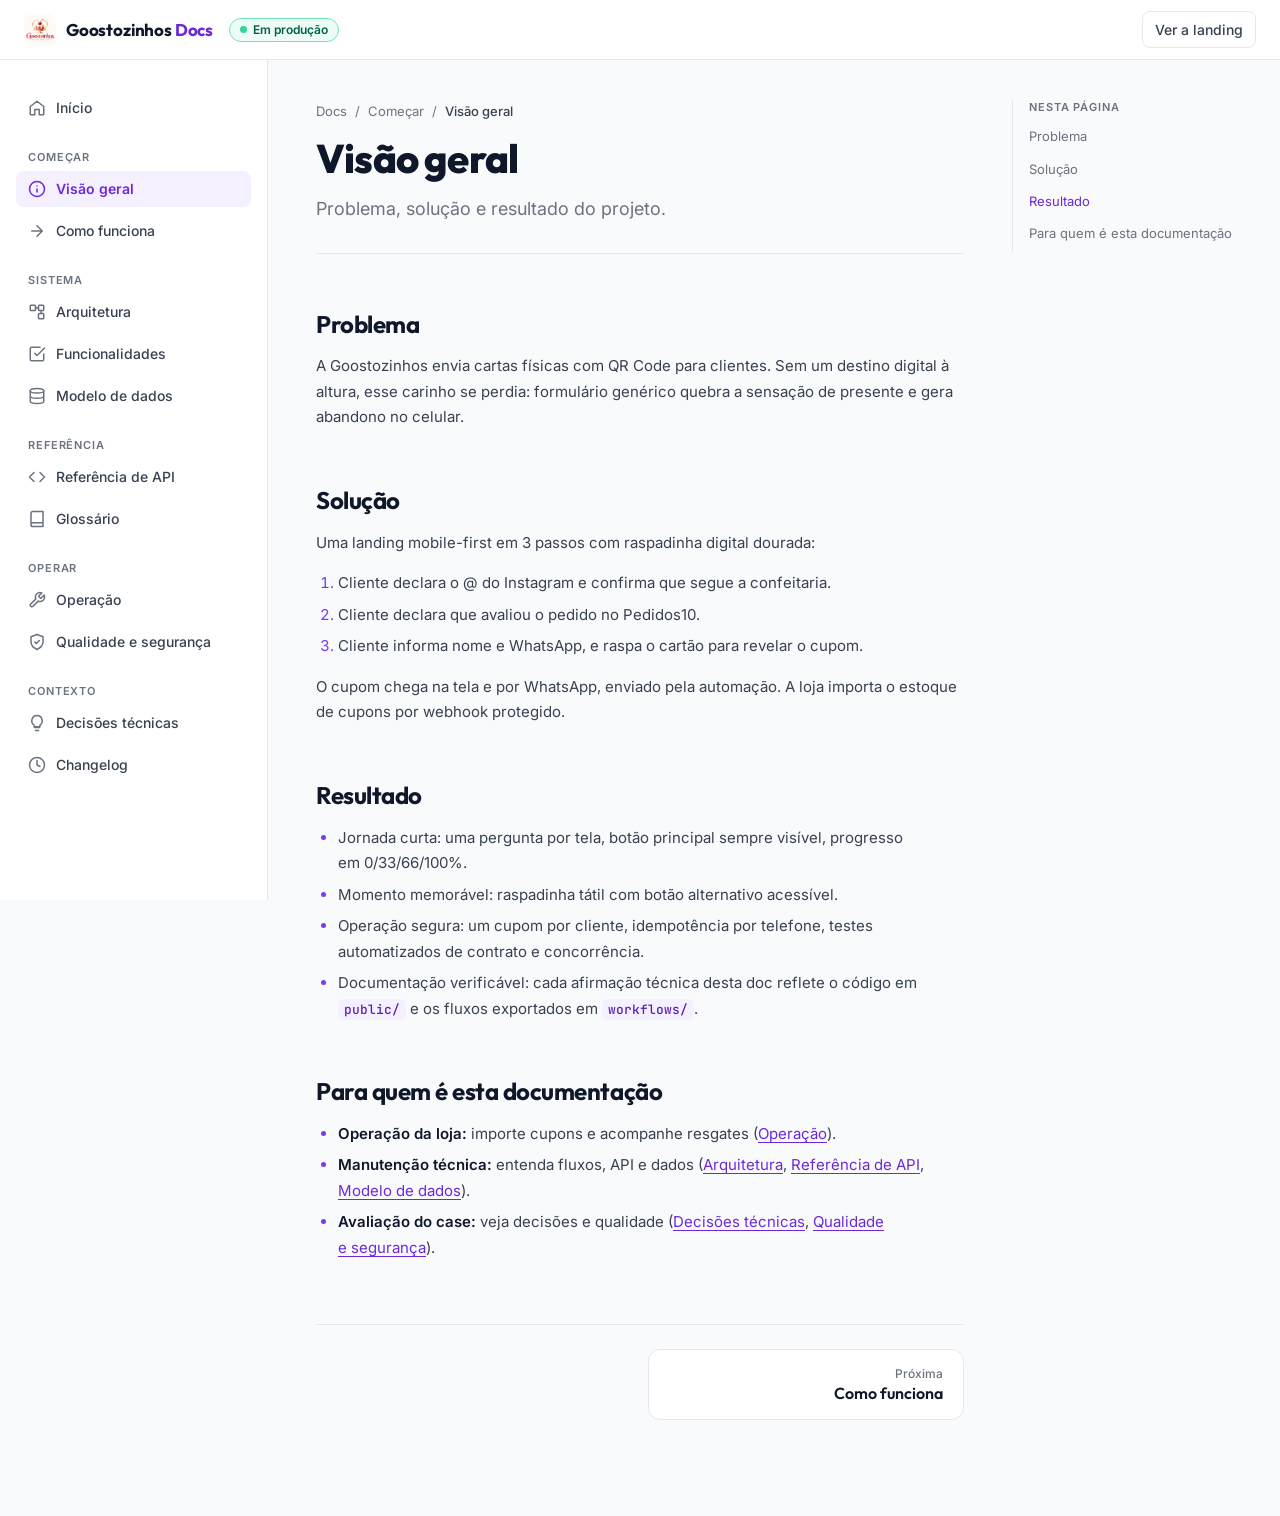
<file: public/docs/visao-geral.html>
<!doctype html>
<html lang="pt-BR">
<head>
<meta charset="utf-8">
<meta name="viewport" content="width=device-width, initial-scale=1">
<title>Visão geral · Docs Goostozinhos</title>
<meta name="description" content="Problema, solução e resultado do projeto.">
<link rel="icon" href="assets/logo.jpg">
<link rel="preconnect" href="https://fonts.googleapis.com"><link rel="preconnect" href="https://fonts.gstatic.com" crossorigin>
<link rel="stylesheet" href="https://fonts.googleapis.com/css2?family=Inter:wght@400;500;600&family=Outfit:wght@600;700;800&family=JetBrains+Mono:wght@400;500&display=swap">
<link rel="stylesheet" href="assets/docs.css">
<script src="assets/docs.js" defer></script>
</head>
<body>
<a class="skip" href="#main">Pular para o conteúdo</a>
<header class="top">
  <button type="button" class="menu" aria-controls="side" aria-expanded="false" aria-label="Abrir menu"><svg class="i" viewBox="0 0 24 24" aria-hidden="true"><path d="M4 6h16M4 12h16M4 18h16"/></svg></button>
  <a class="brand" href="index.html"><img src="assets/logo.jpg" alt="" width="32" height="32"><span>Goostozinhos <b>Docs</b></span></a>
  <span class="pill pill-green"><i class="dot"></i>Em produção</span>
  <a class="top-link" href="../">Ver a landing</a>
</header>
<div class="layout">
<nav id="side" class="side" aria-label="Documentação"><ul><li><a href="index.html"><svg class="i" viewBox="0 0 24 24" aria-hidden="true"><path d="m3 10 9-7 9 7v10a1 1 0 0 1-1 1h-5v-7H9v7H4a1 1 0 0 1-1-1z"/></svg>Início</a></li></ul><p class="nav-label">Começar</p><ul><li><a href="visao-geral.html" aria-current="page"><svg class="i" viewBox="0 0 24 24" aria-hidden="true"><circle cx="12" cy="12" r="10"/><path d="M12 16v-4M12 8h.01"/></svg>Visão geral</a></li><li><a href="como-funciona.html"><svg class="i" viewBox="0 0 24 24" aria-hidden="true"><path d="M5 12h14M12 5l7 7-7 7"/></svg>Como funciona</a></li></ul><p class="nav-label">Sistema</p><ul><li><a href="arquitetura.html"><svg class="i" viewBox="0 0 24 24" aria-hidden="true"><rect x="3" y="3" width="7" height="7" rx="1"/><rect x="14" y="3" width="7" height="7" rx="1"/><rect x="14" y="14" width="7" height="7" rx="1"/><path d="M10 6.5h4M17.5 10v4"/></svg>Arquitetura</a></li><li><a href="funcionalidades.html"><svg class="i" viewBox="0 0 24 24" aria-hidden="true"><path d="m9 11 3 3L22 4"/><path d="M21 12v7a2 2 0 0 1-2 2H5a2 2 0 0 1-2-2V5a2 2 0 0 1 2-2h11"/></svg>Funcionalidades</a></li><li><a href="modelo-de-dados.html"><svg class="i" viewBox="0 0 24 24" aria-hidden="true"><ellipse cx="12" cy="5" rx="9" ry="3"/><path d="M3 5v14a9 3 0 0 0 18 0V5M3 12a9 3 0 0 0 18 0"/></svg>Modelo de dados</a></li></ul><p class="nav-label">Referência</p><ul><li><a href="referencia-api.html"><svg class="i" viewBox="0 0 24 24" aria-hidden="true"><path d="m16 18 6-6-6-6M8 6l-6 6 6 6"/></svg>Referência de API</a></li><li><a href="glossario.html"><svg class="i" viewBox="0 0 24 24" aria-hidden="true"><path d="M4 19.5v-15A2.5 2.5 0 0 1 6.5 2H20v20H6.5a2.5 2.5 0 0 1 0-5H20"/></svg>Glossário</a></li></ul><p class="nav-label">Operar</p><ul><li><a href="operacao.html"><svg class="i" viewBox="0 0 24 24" aria-hidden="true"><path d="M14.7 6.3a1 1 0 0 0 0 1.4l1.6 1.6a1 1 0 0 0 1.4 0l3.77-3.77a6 6 0 0 1-7.94 7.94l-6.91 6.91a2.12 2.12 0 0 1-3-3l6.91-6.91a6 6 0 0 1 7.94-7.94l-3.76 3.76z"/></svg>Operação</a></li><li><a href="qualidade-seguranca.html"><svg class="i" viewBox="0 0 24 24" aria-hidden="true"><path d="M12 22s8-4 8-10V5l-8-3-8 3v7c0 6 8 10 8 10z"/><path d="m9 12 2 2 4-4"/></svg>Qualidade e segurança</a></li></ul><p class="nav-label">Contexto</p><ul><li><a href="decisoes-tecnicas.html"><svg class="i" viewBox="0 0 24 24" aria-hidden="true"><path d="M9 18h6M10 22h4M12 2a7 7 0 0 0-4 12.7V17h8v-2.3A7 7 0 0 0 12 2z"/></svg>Decisões técnicas</a></li><li><a href="changelog.html"><svg class="i" viewBox="0 0 24 24" aria-hidden="true"><circle cx="12" cy="12" r="10"/><path d="M12 6v6l4 2"/></svg>Changelog</a></li></ul></nav>
<main id="main" class="main" tabindex="-1">
<article class="doc">
<nav class="crumbs" aria-label="Trilha"><a href="index.html">Docs</a><span>/</span>Começar<span>/</span><span aria-current="page">Visão geral</span></nav>
<h1>Visão geral</h1><p class="lead">Problema, solução e resultado do projeto.</p><h2 id="problema"><a class="anchor" href="#problema">Problema</a></h2>
<p>A Goostozinhos envia cartas físicas com QR Code para clientes. Sem um destino digital à altura, esse carinho se perdia: formulário genérico quebra a sensação de presente e gera abandono no celular.</p>
<h2 id="solucao"><a class="anchor" href="#solucao">Solução</a></h2>
<p>Uma landing mobile-first em 3 passos com raspadinha digital dourada:</p>
<ol><li>Cliente declara o @ do Instagram e confirma que segue a confeitaria.</li><li>Cliente declara que avaliou o pedido no Pedidos10.</li><li>Cliente informa nome e WhatsApp, e raspa o cartão para revelar o cupom.</li></ol>
<p>O cupom chega na tela e por WhatsApp, enviado pela automação. A loja importa o estoque de cupons por webhook protegido.</p>
<h2 id="resultado"><a class="anchor" href="#resultado">Resultado</a></h2>
<ul><li>Jornada curta: uma pergunta por tela, botão principal sempre visível, progresso em 0/33/66/100%.</li><li>Momento memorável: raspadinha tátil com botão alternativo acessível.</li><li>Operação segura: um cupom por cliente, idempotência por telefone, testes automatizados de contrato e concorrência.</li><li>Documentação verificável: cada afirmação técnica desta doc reflete o código em <code>public/</code> e os fluxos exportados em <code>workflows/</code>.</li></ul>
<h2 id="para-quem-e-esta-documentacao"><a class="anchor" href="#para-quem-e-esta-documentacao">Para quem é esta documentação</a></h2>
<ul><li><strong>Operação da loja:</strong> importe cupons e acompanhe resgates (<a href="operacao.html">Operação</a>).</li><li><strong>Manutenção técnica:</strong> entenda fluxos, API e dados (<a href="arquitetura.html">Arquitetura</a>, <a href="referencia-api.html">Referência de API</a>, <a href="modelo-de-dados.html">Modelo de dados</a>).</li><li><strong>Avaliação do case:</strong> veja decisões e qualidade (<a href="decisoes-tecnicas.html">Decisões técnicas</a>, <a href="qualidade-seguranca.html">Qualidade e segurança</a>).</li></ul>
<nav class="pager" aria-label="Paginação"><span></span><a class="next" href="como-funciona.html"><small>Próxima</small>Como funciona</a></nav>
</article>
<aside class="toc" aria-label="Nesta página"><p class="nav-label">Nesta página</p><ul><li class="l2"><a href="#problema">Problema</a></li><li class="l2"><a href="#solucao">Solução</a></li><li class="l2"><a href="#resultado">Resultado</a></li><li class="l2"><a href="#para-quem-e-esta-documentacao">Para quem é esta documentação</a></li></ul></aside>
</main>
</div>
</body>
</html>
</file>
<file: public/style.css>
:root{--berry:#c41444;--ink:#452632;--muted:#674b55;--cream:#fffdf9;--peach:#ffe5d4;--gold:#d4a359;--success-ink:#256536;--error-ink:#9b153b;--success-bg:#e4f3e7;--error-bg:#ffebee;--info-bg:#fff4dc;--info-edge:#ad7840;--note-bg:#fce7d5;--note-edge:#dbad7c;--placeholder:#85505f;--serif:'Playfair Display',Georgia,serif;--sans:'DM Sans',system-ui,sans-serif}*{box-sizing:border-box}body{margin:0;min-height:100svh;background:var(--cream);color:var(--ink);font-family:var(--sans);line-height:1.55}button,input{font:inherit}.svg-library{position:absolute;width:0;height:0;overflow:hidden}.ambient{position:fixed;inset:0;z-index:0;overflow:hidden;background:var(--cream)}.ambient picture,.ambient img{display:block;width:100%;height:min(39svh,360px)}.ambient img{object-fit:cover;object-position:center;opacity:1}.ambient video{display:none}.ambient:after{content:'';position:absolute;inset:0;background:linear-gradient(180deg,transparent 0,transparent 26svh,var(--cream) 44svh)}.app-wrapper{position:relative;z-index:1;width:min(100%,660px);min-height:100svh;margin:auto;padding:clamp(16px,4vw,32px);display:flex;flex-direction:column;background:linear-gradient(180deg,rgba(255,253,249,.14),rgba(255,253,249,.20) 24%,rgba(255,253,249,.95) 48%,var(--cream) 70%)}.app-header{display:flex;align-items:center;justify-content:space-between;gap:12px;padding:8px 0 22px;border-bottom:1px solid rgba(115,57,64,.16)}.logo-container{display:flex;align-items:center;gap:12px}.brand-logo{width:52px;height:52px;border-radius:50%;object-fit:cover;border:2px solid #fff;background:#fff}.brand-name{display:flex;flex-direction:column;color:var(--berry);font-family:var(--serif);font-size:1.36rem;font-weight:700;line-height:1.1}.brand-name small{font:600 .75rem var(--sans);letter-spacing:.02em;color:var(--muted);margin-top:5px}.header-flourish{font-size:.77rem;color:var(--muted)}.main-card{flex:1;display:flex;flex-direction:column;justify-content:center;width:100%;max-width:560px;margin:auto}.scene{width:100%;padding:clamp(20px,5vh,54px) 0 28px;animation:scene-enter .42s cubic-bezier(.16,1,.3,1) both}.hidden{display:none!important}@keyframes scene-enter{from{opacity:0;transform:translateX(18px)}to{opacity:1;transform:translateX(0)}}.illustration{height:clamp(140px,24vh,210px);position:relative;display:flex;align-items:center;justify-content:center;margin-bottom:14px}.illustration svg{width:min(45%,180px);height:100%;filter:drop-shadow(0 12px 12px rgba(136,78,79,.13))}.illustration.duo .cake-art{transform:rotate(-10deg) translateX(15px);z-index:2}.illustration.duo .savory-art{transform:rotate(14deg) translateX(-15px)}.illustration.duo .heart-art{width:39px;height:39px;position:absolute;top:0;right:24%;animation:heart-float 3s ease-in-out infinite}.scene h1,.scene h2{font-family:var(--serif);color:var(--ink);font-weight:700;font-size:clamp(2.25rem,8vw,3.8rem);line-height:1.14;letter-spacing:-.03em;margin:0 0 18px}.scene h2{font-size:clamp(2.1rem,7vw,3.2rem)}.scene h1 em{color:var(--berry);font-weight:600}.scene p{font-size:1.04rem;max-width:45ch;color:var(--muted);margin:0 0 18px}.scene .signature{font-family:var(--serif);font-style:italic;color:var(--berry)!important;margin:20px 0 30px!important}.btn-primary,.btn-external{min-height:56px;width:100%;border-radius:18px;display:flex;align-items:center;justify-content:space-between;gap:16px;padding:14px 22px;text-decoration:none;cursor:pointer;font-weight:700}.btn-primary{background:var(--berry);color:white;border:2px solid var(--berry);box-shadow:0 8px 0 rgba(109,34,58,.14);transition:transform .16s,box-shadow .16s,background .16s;margin-top:18px}.btn-primary:hover{background:#8f193d}.btn-primary:active{transform:translateY(4px);box-shadow:0 4px 0 rgba(109,34,58,.14)}.btn-primary:disabled{opacity:.7;cursor:wait}.btn-external{border:1.5px solid #ca8a8d;color:var(--ink);background:rgba(255,255,255,.75);margin:24px 0}.btn-primary:focus-visible,.btn-external:focus-visible,.btn-text-link:focus-visible,input:focus-visible{outline:3px solid #8f193d;outline-offset:3px}.progress-section{padding:27px 0 0}.progress-meta{display:flex;justify-content:space-between;font-size:.82rem;font-weight:700;color:var(--berry);letter-spacing:.04em;margin-bottom:10px}.progress-track{height:9px;background:#eed8d6;border-radius:100px;overflow:hidden}.progress-fill{height:100%;width:100%;background:linear-gradient(90deg,var(--gold),var(--berry));transform:scaleX(0);transform-origin:left;transition:transform .42s cubic-bezier(.16,1,.3,1)}.feedback-banner{padding:13px 17px;border-radius:15px;margin-top:16px;color:var(--ink);background:var(--note-bg);border:1px solid var(--note-edge)}.feedback-banner.error{background:var(--error-bg);border-color:var(--error-ink);color:var(--error-ink)}.feedback-banner.success{background:var(--success-bg);border-color:var(--success-ink);color:var(--success-ink)}.feedback-banner.info{background:var(--info-bg);border-color:var(--info-edge);color:var(--ink)}.progress-track{border:1px solid #bb8d98}.btn-primary:focus-visible,.btn-external:focus-visible,.btn-text-link:focus-visible,input:focus-visible{outline-color:#452632}.step-form{display:flex;flex-direction:column;gap:9px;margin-top:20px}.step-form label{font-weight:700;font-size:.9rem;margin-top:9px}.step-form input{width:100%;min-width:0;height:54px;padding:12px 16px;border:1.5px solid #bfa5a7;border-radius:13px;background:rgba(255,255,255,.87);color:var(--ink);font-size:1rem}.input-ig-wrapper{position:relative}.input-ig-wrapper span{position:absolute;top:13px;left:15px;font-weight:700;color:var(--berry)}.input-ig-wrapper input{padding-left:38px}.scene .fine-print{font-size:.9rem!important;color:var(--muted);margin-top:10px!important}.btn-spinner{width:18px;height:18px;border:2px solid #ffffff66;border-top-color:white;border-radius:50%;animation:spin .8s linear infinite}.scratch-container{width:100%;max-width:380px;min-height:172px;position:relative;margin:28px auto 12px;border-radius:17px;overflow:hidden;box-shadow:0 12px 30px #45263225}.scratch-secret-card{position:relative;min-height:inherit;display:flex;align-items:center;justify-content:center;flex-direction:column;gap:4px;text-align:center;background:linear-gradient(140deg,#fff8e9,#fce0be);border:3px solid #d2a663;border-radius:17px;padding:10px 12px}.coupon-label{font-size:.7rem;letter-spacing:.04em;font-weight:700;color:#70422c}.coupon-code-text{font:700 clamp(1.4rem,6vw,2rem) var(--serif);color:var(--berry);overflow-wrap:anywhere}.btn-secondary{border:0;background:#fff7ed;color:var(--ink);padding:8px 16px;border-radius:9px;cursor:pointer;font-weight:700}.scratch-canvas{position:absolute;inset:0;width:100%;height:100%;touch-action:none;cursor:grab}.btn-text-link{border:0;background:transparent;color:var(--berry);font-weight:700;text-decoration:underline;cursor:pointer;padding:12px 0}#welcome .illustration{height:90px;margin:clamp(16px,4svh,32px) 0 clamp(24px,4svh,32px)}#welcome .illustration svg{width:min(32%,110px)}.app-footer{text-align:center;font-size:.8rem;color:var(--muted);padding:22px 0 8px}@keyframes heart-float{50%{transform:translateY(-9px)}}@keyframes spin{to{transform:rotate(360deg)}}@media(max-width:900px){html,body{height:100%;overflow:hidden}.app-wrapper{height:100svh;min-height:0;display:flex;flex-direction:column;justify-content:space-between;padding:clamp(12px,2svh,24px) clamp(16px,4vw,28px);overflow:hidden}.app-header{flex-shrink:0;padding-bottom:clamp(6px,1.2svh,14px)}.progress-section{flex-shrink:0;padding:clamp(8px,1.4svh,16px) 0 0}.app-footer{flex-shrink:0;padding:clamp(8px,1.4svh,14px) 0 4px;text-align:center}.main-card{flex:1;min-height:0;display:flex;flex-direction:column}.scene{flex:1;min-height:0;display:flex;flex-direction:column;justify-content:flex-start;padding:clamp(6px,1.2svh,16px) 0 0}.scene .btn-primary{margin-top:auto;margin-bottom:clamp(4px,1svh,10px);flex-shrink:0;min-height:clamp(48px,5.6svh,56px)}#welcome .illustration{margin-top:0}.illustration{flex-shrink:0;height:clamp(70px,14svh,140px);margin-bottom:clamp(8px,1.8svh,20px)}.intro .illustration{height:clamp(80px,16svh,160px);margin-bottom:clamp(10px,2.2svh,24px)}.scene h1,.scene h2{font-size:clamp(1.85rem,5.2vw,2.9rem);line-height:1.15;margin:0 0 clamp(8px,1.6svh,18px)}.scene p{font-size:clamp(0.95rem,1.15vw,1.12rem);line-height:1.45;margin:0 0 clamp(8px,1.6svh,18px)}.scene .signature{margin:clamp(6px,1.4svh,16px) 0 clamp(8px,1.8svh,18px)!important}.btn-external{min-height:clamp(46px,5.4svh,56px);margin:clamp(8px,1.6svh,18px) 0;padding:10px 18px}.step-form{display:flex;flex-direction:column;gap:clamp(6px,1.2svh,12px);margin-top:clamp(6px,1.4svh,16px);flex:1}.step-form label{font-size:clamp(0.85rem,1vw,0.95rem);font-weight:700}.step-form input{height:clamp(44px,5.2svh,54px);padding:8px 14px;font-size:1rem}#step-1 .step-form,#step-3 .step-form{display:flex;flex-direction:column}#step-1 .btn-primary,#step-3 .btn-primary{margin-top:auto}#step-4 .scratch-container{margin:auto auto clamp(10px,1.8svh,18px)}#step-4 .btn-text-link{margin-top:0;margin-bottom:clamp(4px,1svh,10px)}#step-3 .illustration{height:clamp(35px,7svh,60px);margin-bottom:clamp(2px,0.6svh,6px)}#step-3 .step-form{gap:clamp(2px,0.6svh,6px)}#step-3 .step-form input{height:clamp(38px,4.5svh,44px)}}@media(max-width:390px){.header-flourish{display:none}.app-wrapper{padding-inline:16px}}@media(max-height:640px){.illustration{height:88px}.intro .illustration{height:105px}.scene{padding-top:12px}.scene h1,.scene h2{font-size:2rem}}@media(min-width:901px){.ambient picture,.ambient img{width:100%;height:100%}.ambient picture{mix-blend-mode:multiply;mask-image:linear-gradient(to bottom,transparent,#000 16%,#000 82%,transparent);opacity:.55}.ambient:has(video.is-playing) picture{visibility:hidden}.ambient img{object-position:62% center}.ambient video{display:block;position:absolute;inset:0;width:100%;height:100%;object-fit:cover;object-position:62% center;opacity:0}.ambient video.is-playing{opacity:.55}.ambient video{mix-blend-mode:multiply;mask-image:linear-gradient(to bottom,transparent,#000 16%,#000 82%,transparent)}.ambient:after{display:none}.app-wrapper{width:100%;max-width:none;margin:0;padding:clamp(28px,3vw,60px) clamp(36px,5vw,112px);background:none}.app-header{width:100%;padding:0 0 24px;border-color:rgba(115,57,64,.12)}.brand-logo{width:64px;height:64px}.brand-name{font-size:1.7rem}.main-card{width:100%;max-width:none;margin:0;align-items:flex-start}.scene{width:min(760px,calc(100% - min(430px,34vw) - 32px));padding:40px 0;animation:none}.scene .btn-primary{position:fixed;right:clamp(36px,5vw,112px);bottom:clamp(48px,8vh,96px);width:min(430px,34vw);max-width:none;margin:0;z-index:2}.intro .illustration{height:90px;justify-content:flex-start}.intro .illustration svg{width:110px}#welcome .illustration{height:90px;margin:0 0 28px}#welcome .illustration svg{width:110px}.scene h1{font-size:clamp(4.5rem,6vw,6.7rem);line-height:1.06}.scene h2{font-size:clamp(3.2rem,4.5vw,5rem)}.scene p{font-size:clamp(1.2rem,1.45vw,1.5rem);max-width:37ch;color:var(--ink);font-weight:600;line-height:1.6;text-shadow:0 1px 2px rgba(255,253,249,.65)}.scene h1,.scene h2{text-shadow:0 1px 2px rgba(255,253,249,.65)}.scene .signature{color:#8f193d!important;font-weight:700}.brand-name small,.header-flourish,.app-footer{font-size:.95rem;font-weight:700;color:var(--ink);text-shadow:0 1px 2px rgba(255,253,249,.65)}.scene .fine-print{font-size:1rem!important}.btn-primary,.btn-external{max-width:430px}.progress-section{width:min(100%,760px)}.step-form{max-width:560px}.app-footer{text-align:left}}@media(min-width:901px){html,body{height:100%;overflow:hidden}.app-wrapper{height:100svh;min-height:0}.main-card{min-height:0;justify-content:center}.scene{width:100%;display:grid;grid-template-columns:minmax(0,1fr) minmax(300px,430px);column-gap:clamp(24px,4vw,80px);align-content:center;padding:8px 0;max-height:calc(100svh - 180px)}.scene>.illustration,.scene>h1,.scene>h2,.scene>p{grid-column:1}.scene>.illustration{height:clamp(45px,8svh,90px);margin:0 0 12px}.scene h1{font-size:clamp(3.1rem,5vw,6.7rem)}.scene h2{font-size:clamp(2.5rem,4vw,5rem)}.scene .btn-primary{right:clamp(36px,5vw,112px);bottom:clamp(48px,8vh,96px);width:min(430px,34vw)}#step-1>.btn-external,#step-1>.step-form,#step-2>.btn-external,#step-2>.fine-print,#step-3>.step-form,#step-4>.scratch-container,#step-4>.btn-text-link{grid-column:2;align-self:end}#step-1>.btn-external,#step-2>.btn-external{grid-row:1 / 3;margin:0 0 12px}#step-1>.step-form{grid-row:3 / 5;margin:0 0 65px}#step-2>.fine-print{grid-row:3;margin:0 0 72px!important}#step-3>.step-form{grid-row:1 / 5;margin:0 0 65px}#step-4>.scratch-container{grid-row:1 / 4;margin:0 0 22px}#step-4>.btn-text-link{grid-row:4;justify-self:end}.scene .step-form input{height:clamp(42px,6svh,54px)}.scene .step-form{gap:4px}.scene .step-form label{margin-top:3px}.app-footer{padding:6px 0}}@media(min-width:901px){.app-header{padding-bottom:12px}.brand-logo{width:52px;height:52px}.main-card{justify-content:flex-start}.progress-section{width:min(760px,100%);align-self:center;padding:clamp(12px,2.5vh,24px) 0 0}.progress-meta{font-size:.9rem;letter-spacing:.02em;margin-bottom:12px}.progress-track{height:17px;border:1px solid rgba(143,25,61,.28);background:#f4dedb;box-shadow:inset 0 2px 5px rgba(69,38,50,.13),0 2px 10px rgba(196,20,68,.08)}.progress-fill{border-radius:100px;background:linear-gradient(90deg,#d4a359 0%,#e8a7a6 48%,#c41444 100%)}.scene{flex:1;max-height:none}}#step-1 .step-title-art{width:clamp(38px,4vw,58px);height:clamp(38px,4vw,58px);vertical-align:middle;margin-right:14px;filter:drop-shadow(0 4px 8px rgba(136,78,79,.18))}@media(min-width:901px){#step-1{align-content:center;row-gap:12px}#step-1 h2{font-size:clamp(2.8rem,3.7vw,4.8rem);max-width:15ch;margin:0;line-height:1.13}#step-1>p{font-size:clamp(1.12rem,1.3vw,1.35rem);margin:0;max-width:34ch}#step-1>.btn-external{grid-row:1;margin:0;align-self:end;background:#fff4ec;border:2px solid var(--berry);color:var(--berry);box-shadow:0 4px 0 rgba(196,20,68,.13);font-size:1.12rem}#step-1>.btn-external:hover{background:#ffe8e4;transform:translateY(-2px)}#step-1>.step-form{grid-row:2;margin:0 0 70px;gap:8px}#step-1 .step-form label{font-size:1.06rem}#step-1 .step-form input{height:58px;font-size:1.12rem;background:#fffdf9;border-width:2px}#step-1 .input-ig-wrapper span{top:15px;font-size:1.12rem}}@media(max-width:900px) and (max-height:750px){html,body{height:100%;overflow:hidden}.app-wrapper{height:100svh;min-height:0;padding-top:10px;padding-bottom:8px}.app-header{padding-bottom:6px}.app-footer{display:none}.main-card{min-height:0}.scene{padding:4px 0}.scene .btn-primary{margin-top:auto}.scene .illustration,.intro .illustration{height:54px;margin:4px 0}#welcome .illustration{height:54px;margin:4px 0 clamp(24px,4svh,32px)}.scene h1,.scene h2{font-size:clamp(1.65rem,6vw,2rem);line-height:1.12;margin-bottom:6px}.scene p{font-size:.93rem;line-height:1.35;margin-bottom:7px}.scene .signature{margin:5px 0 8px!important}.btn-primary,.btn-external{min-height:44px;padding:8px 14px;margin:6px 0}.progress-section{padding:5px 0}.step-form{gap:2px;margin-top:6px}.step-form label{margin-top:2px}.step-form input{height:42px}.scratch-container{margin:8px auto;min-height:140px}.scene .fine-print{margin-top:4px!important}}@media(max-height:430px){html,body{height:auto;overflow-y:auto}.app-wrapper{height:auto;min-height:100svh}.scene{max-height:none}.scene .btn-primary{position:static;width:100%;margin-top:12px}.scene>.step-form{margin-bottom:0!important}}/* Campo e ritmo móvel: mantém @ fora do texto e ação junto ao formulário. */
@media(max-width:900px){
  #step-1 .input-ig-wrapper input{padding-inline-start:42px}
  #step-1 .input-ig-wrapper span{top:50%;transform:translateY(-50%);pointer-events:none}
  #step-1 .step-form{flex:0 0 auto}
  #step-1 .step-form .btn-primary{margin-top:clamp(14px,2.5svh,24px)}
  #step-1{justify-content:center}
}
@media(prefers-reduced-motion:reduce){.ambient video{display:none}.illustration.duo .heart-art{animation:none}.scene{animation:scene-still .2s ease both}.progress-fill,.btn-primary{transition:none}@keyframes scene-still{from{opacity:.85}to{opacity:1}}}

/* Mídia decorativa atrás do conteúdo, nunca intercepta clique. */
.ambient{pointer-events:none}
@media(min-width:901px){
  .app-header,.main-card,.app-footer{position:relative;z-index:1}
}
/* Hero móvel: mídia e texto consecutivos; desktop mantém fundo fixo. */
@media(max-width:900px){
  html,body{height:auto;overflow-y:auto}
  .app-wrapper{height:auto;min-height:100svh;overflow:visible;background:var(--cream)}
  .ambient.flow{position:static;inset:auto;flex:none;width:100%;margin:16px 0 28px;background:none;overflow:hidden}
  .ambient.flow picture,.ambient.flow img{height:auto;width:100%;aspect-ratio:16/9;object-fit:cover}
  .ambient.flow:after{display:none}
  .app-wrapper:has(#welcome.hidden) .ambient.flow{display:none}
  .main-card{margin:0;justify-content:flex-start}
  #welcome{padding:0;animation:none;transform:none}
  #welcome>.illustration{display:none}
  #welcome .hero-content{position:static;transform:none;margin:0;animation:none}
  #welcome>.btn-primary{margin-top:auto}
}

/* Etapas: destino externo primeiro; avanço secundário. */
#btn-confirm-review{background:transparent;color:var(--berry);box-shadow:none;border:1px solid var(--berry)}
#btn-confirm-review:disabled{opacity:.45}
/* E001: fundo persistente e composição móvel com rolagem segura. */
@media(max-width:900px){
  html,body{height:auto;overflow-y:auto}
  .app-wrapper{height:auto;min-height:100svh;overflow:visible;background:rgba(255,253,249,.24)}
  .ambient.flow{position:fixed;inset:0;z-index:0;width:100%;height:100svh;margin:0;display:block!important}
  .ambient.flow picture,.ambient.flow img{width:100%;height:100%;aspect-ratio:auto}
  .ambient.flow img{object-fit:cover;object-position:center;opacity:.8}
  .ambient.flow:after{display:none}
  .main-card{flex:1;min-height:calc(100svh - 150px);margin:0;justify-content:center}
  .scene,#welcome{flex:1;min-height:calc(100svh - 200px);padding:28px 0 16px;justify-content:center;gap:12px}
  #welcome>.illustration{display:flex}
  .scene>.illustration{height:clamp(80px,16svh,150px);margin:0 0 16px}
  #step-1{justify-content:center}
  #step-1 .step-form,#step-3 .step-form{flex:0 0 auto;gap:10px}
  .scene .btn-primary,#welcome>.btn-primary,#step-1 .btn-primary,#step-3 .btn-primary{position:static;margin-top:24px;margin-bottom:12px;flex-shrink:0}
  .scene h1,.scene h2{overflow-wrap:break-word}
  .app-footer{display:block}
}
/* E003: marca reconhecível e leitura confortável. */
.brand-logo{width:80px;height:80px;flex-shrink:0}
.brand-name{font-size:1.85rem}
.brand-name small{font-size:.9rem}
@media(min-width:901px){
  #step-4>.scratch-container{grid-row:1 / 3;margin:0 0 10px}
  #step-4>.btn-text-link{grid-row:3;margin:0 0 10px;justify-self:center}
}

/* Adapt (mobile): ação principal sempre à vista. Substitui os ajustes E003/E004 e o bloco "ilustração acima".
   Tipografia compacta (corpo 18px), ilustrações baixas e CTA preso ao pé da tela. */
@media(max-width:900px){
  html,body{height:auto;overflow:visible}
  .app-wrapper{--gutter:clamp(16px,4.5vw,28px);padding:clamp(10px,1.8svh,18px) var(--gutter) 0;background:rgba(255,253,249,.55)}
  .app-header{padding:2px 0 clamp(8px,1.4svh,12px)}
  .header-flourish{display:none}
  .brand-logo{width:clamp(48px,8svh,60px);height:clamp(48px,8svh,60px)}
  .brand-name{font-size:1.4rem}
  .brand-name small{font-size:.85rem;margin-top:3px}
  .progress-section{padding:clamp(8px,1.4svh,14px) 0 0}
  .progress-meta{font-size:.9rem;margin-bottom:6px}
  .feedback-banner{margin-top:10px;padding:10px 14px;font-size:1rem}
  .main-card{flex:1;min-height:0;margin:0;justify-content:flex-start}
  .scene,#welcome{flex:1;min-height:0;gap:0;padding:clamp(8px,1.8svh,18px) 0 0;justify-content:flex-start}
  .scene>.illustration,#welcome>.illustration{height:clamp(56px,10svh,92px);min-height:0;margin:0 0 clamp(4px,1svh,10px)}
  .scene>.illustration.solo{height:clamp(44px,7.5svh,72px)}
  #welcome .illustration svg{width:min(34%,118px)}
  .illustration.duo .heart-art{width:36px;height:36px}
  #step-1 .step-title-art{width:44px;height:44px;margin-right:10px}
  .scene h1,.scene h2{font-size:clamp(1.85rem,8vw,2.4rem);line-height:1.16;text-align:center;margin:clamp(4px,1svh,10px) 0 clamp(6px,1.2svh,10px)}
  .scene>p:not(.signature):not(.fine-print){font-size:1.125rem;line-height:1.45;max-width:36ch;text-align:center;margin:0 auto clamp(8px,1.6svh,16px)}
  .scene .signature{font-size:1.125rem;line-height:1.4;text-align:center;margin:clamp(4px,1.2svh,12px) 0 clamp(8px,1.4svh,14px)!important;padding:0}
  .scene .fine-print,.app-footer{font-size:.95rem!important}
  .app-footer{padding:12px 0 16px}
  .step-form{flex:0 0 auto;gap:6px;margin-top:clamp(4px,1svh,10px)}
  .scene>.step-form{margin-bottom:clamp(8px,1.4svh,14px)}
  .step-form label{font-size:1rem;margin-top:4px}
  .step-form input,#step-3 .step-form input{height:48px;font-size:1.0625rem;padding:8px 14px}
  #step-1 .input-ig-wrapper input{padding-inline-start:42px}
  #step-3 .step-form{gap:6px}
  .scene .btn-external,#step-2>.btn-external{min-height:52px;font-size:1.0625rem;margin:clamp(6px,1.4svh,14px) 0;padding:10px 18px}
  .scene .btn-text-link,.scene .btn-secondary{font-size:1.0625rem}
  #step-4 .scratch-container{margin:clamp(8px,1.6svh,16px) auto clamp(6px,1svh,12px)}

  /* CTA preso ao pé: fica sempre na zona do polegar, com fade creme atrás. */
  .scene>.btn-primary,#welcome>.btn-primary,#step-1>.btn-primary,#step-2>.btn-primary,#step-3>.btn-primary{
    position:sticky;bottom:max(12px,env(safe-area-inset-bottom));z-index:3;
    margin:auto 0 0;flex-shrink:0;min-height:54px;font-size:1.0625rem}
  /* Fade creme atrás do CTA: pseudo-elemento irmão (não dentro do botão) preso ao pé, sem ocupar espaço. */
  .scene:has(>.btn-primary)::after{content:'';display:block;flex:none;position:sticky;bottom:0;z-index:2;pointer-events:none;
    height:calc(78px + env(safe-area-inset-bottom));margin:calc(-78px - env(safe-area-inset-bottom)) calc(-1*var(--gutter)) 0;
    background:linear-gradient(180deg,rgba(255,253,249,0),var(--cream) 24px)}
  /* Sem opacity: o fade do CTA não pode ficar translúcido. */
  .btn-primary:disabled{opacity:1}
}
@media(max-width:900px) and (max-height:430px){
  .scene>.btn-primary,#welcome>.btn-primary,#step-1>.btn-primary,#step-2>.btn-primary,#step-3>.btn-primary{position:static;margin-top:12px}
  .scene:has(>.btn-primary)::after{display:none}
}

/* Agradecimento: coração minúsculo cresce ~2,7 s, estoura em brilhos dourados de 4 pontas e a cena fecha (~4,2 s).
   Toque, Esc ou "Continuar" pulam. Reduced motion: coração parado, sem brilhos, 1,8 s. */
#gratitude-scene{position:fixed;inset:0;width:100%;height:100dvh;max-width:none;max-height:none;margin:0;border:0;padding:24px;background:var(--cream);color:var(--ink);overflow:hidden}
#gratitude-scene::backdrop{background:var(--cream)}
#gratitude-scene[open]{display:flex;flex-direction:column;align-items:center;justify-content:center;gap:clamp(8px,2svh,20px);cursor:pointer}
.gratitude-stage{position:relative;flex:none;width:min(62vw,280px,42dvh);aspect-ratio:1;pointer-events:none}
.gratitude-stage::before{content:'';position:absolute;inset:-34%;border-radius:50%;pointer-events:none;
  background:radial-gradient(circle,rgba(232,199,138,.5),rgba(232,199,138,0) 62%);
  opacity:0;transform:scale(.3);animation:glow-in 2.74s cubic-bezier(.5,0,.8,.6) both,glow-out 1.1s cubic-bezier(.16,1,.3,1) 2.74s both}
.gratitude-heart{position:absolute;left:50%;top:50%;width:58%;height:auto;margin:-26% 0 0 -29%;overflow:visible;
  filter:drop-shadow(0 8px 10px rgba(136,78,79,.18));transform-origin:50% 56%;
  animation:heart-grow 2.9s both,heart-beat 1.7s ease-in-out .9s both}
.spark{position:absolute;left:50%;top:50%;width:var(--s);height:var(--s);margin:calc(var(--s)/-2) 0 0 calc(var(--s)/-2);opacity:0;pointer-events:none;
  animation:spark-travel var(--dur) cubic-bezier(.1,.7,.2,1) calc(2.74s + var(--delay)) both,spark-life var(--dur) ease-out calc(2.74s + var(--delay)) both}
.gratitude-copy{position:relative;z-index:1;width:min(100%,560px);text-align:center;opacity:0;animation:gratitude-rise .7s cubic-bezier(.16,1,.3,1) 1.5s both}
.gratitude-copy h2{margin:0 0 8px;font-family:var(--serif);font-size:clamp(2rem,5vw,3rem);line-height:1.15}
.gratitude-copy p{margin:0;color:var(--muted);font-size:1.125rem}
.gratitude-skip{position:relative;z-index:1;border:0;background:transparent;color:var(--berry);font:700 1rem var(--sans);text-decoration:underline;cursor:pointer;padding:12px 16px;opacity:0;animation:gratitude-fade .5s ease-out 1.3s both}
.gratitude-skip:focus-visible{outline:3px solid var(--ink);outline-offset:3px}
@keyframes heart-grow{
  0%{transform:scale(.04);opacity:0;animation-timing-function:cubic-bezier(.55,0,.9,.5)}
  7%{opacity:1}
  94%{transform:scale(1.5);opacity:1;animation-timing-function:cubic-bezier(.16,1,.3,1)}
  100%{transform:scale(1.9);opacity:0}}
@keyframes heart-beat{
  0%,100%{scale:1}
  8%{scale:1.09}16%{scale:1}
  24%{scale:1.1}32%{scale:1}
  39%{scale:1.11}46%{scale:1}
  52%{scale:1.12}58%{scale:1}
  63%{scale:1.13}68%{scale:1}
  72%{scale:1.14}76%{scale:1}
  80%{scale:1.15}84%{scale:1}
  88%{scale:1.16}92%{scale:1}}
@keyframes glow-in{0%{opacity:0;transform:scale(.3)}100%{opacity:.95;transform:scale(1)}}
@keyframes glow-out{0%{opacity:.95;transform:scale(1)}100%{opacity:0;transform:scale(1.9)}}
@keyframes spark-travel{from{translate:0 0;rotate:0deg}to{translate:var(--dx) var(--dy);rotate:var(--rot)}}
@keyframes spark-life{0%{opacity:0;scale:.1}10%{opacity:1;scale:1.1}60%{opacity:1;scale:.9}100%{opacity:0;scale:.3}}
@keyframes gratitude-rise{from{opacity:0;transform:translateY(10px)}to{opacity:1;transform:none}}
@keyframes gratitude-fade{from{opacity:0}to{opacity:1}}
@media(prefers-reduced-motion:reduce){
  .gratitude-stage::before,.spark{display:none}
  .gratitude-heart{animation:gratitude-fade .5s ease-out both}
  .gratitude-copy{animation:gratitude-fade .5s ease-out .2s both}
  .gratitude-skip{animation:gratitude-fade .4s ease-out .4s both}
}

/* Passos 1 e 2: botão pendente continua clicável (mostra o que falta) e o link vira "feito" depois do clique. */
#btn-validate-ig[aria-disabled="true"],#btn-validate-ig[aria-disabled="true"]:hover{background:#b0506f;border-color:#b0506f;box-shadow:none;cursor:pointer}
#btn-confirm-review[aria-disabled="true"],#btn-confirm-review[aria-disabled="true"]:hover{background:transparent;color:#85505f;border-color:#cfa6b2;cursor:pointer}
.btn-external.is-done,#step-1>.btn-external.is-done,#step-2>.btn-external.is-done{background:var(--success-bg);border:1.5px solid var(--success-ink);color:var(--success-ink);box-shadow:none}
.btn-external.nudge{animation:link-nudge .7s ease-out 1}
@keyframes link-nudge{0%,100%{box-shadow:0 0 0 0 rgba(196,20,68,0)}35%{box-shadow:0 0 0 7px rgba(196,20,68,.22)}}

.coupon-details{display:flex;flex-direction:column;gap:4px;margin:8px 0;font-size:0.875rem;color:var(--muted);}.coupon-meta-item{display:flex;justify-content:center;gap:6px;}.coupon-meta-label{font-weight:500;}

/* Passe final (Impeccable, 2026-10-10): cartão do cupom, passo 4 no desktop e superfícies do navegador. */
::selection{background:rgba(196,20,68,.2);color:var(--ink)}
html{accent-color:var(--berry);scrollbar-color:var(--gold) var(--cream)}
input{caret-color:var(--berry)}
::placeholder{color:var(--placeholder);opacity:1}
h1,h2{text-wrap:balance}
h1:focus,h2:focus{outline:none}
.scene p{text-wrap:pretty}
.sr-only{position:absolute;width:1px;height:1px;margin:-1px;padding:0;overflow:hidden;clip-path:inset(50%);white-space:nowrap;border:0}
#step-4 [hidden]{display:none!important}

.coupon-code-text{font-variant-numeric:lining-nums tabular-nums;user-select:all}
.coupon-details{flex-direction:row;flex-wrap:wrap;justify-content:center;gap:2px 14px;margin:2px 0;font-size:.95rem}
#coupon-validity{font-variant-numeric:tabular-nums}
.btn-secondary{display:inline-flex;align-items:center;justify-content:center;gap:8px;min-height:44px;margin-top:2px;transition:background .16s,color .16s}
.btn-secondary:focus-visible{outline:3px solid var(--ink);outline-offset:3px}
.btn-secondary.is-copied{background:var(--success-bg);color:var(--success-ink)}
.btn-icon{width:18px;height:18px;flex:none;fill:none;stroke:currentColor;stroke-width:2;stroke-linecap:round;stroke-linejoin:round}

/* Revelação: um lampejo dourado atravessa o cartão do cupom. */
.scratch-container.is-revealed::after{content:'';position:absolute;inset:0;pointer-events:none;border-radius:inherit;background:linear-gradient(105deg,transparent 38%,rgba(255,244,214,.8) 50%,transparent 62%);transform:translateX(-110%);animation:coupon-flare .75s cubic-bezier(.16,1,.3,1) forwards}
@keyframes coupon-flare{to{transform:translateX(110%)}}
@media(prefers-reduced-motion:reduce){.scratch-container.is-revealed::after{display:none}}

/* ===== Cenas novas (Impeccable, 2026-10-10) ===== */

/* Passo 3: o WhatsApp é onde o presente chega */
.field-hint{display:flex;align-items:flex-start;gap:8px;margin-top:2px;font-size:.95rem;line-height:1.4;color:var(--muted)}
.hint-icon{width:20px;height:20px;flex:none;margin-top:1px;fill:none;stroke:var(--berry);stroke-width:2;stroke-linecap:round;stroke-linejoin:round}

/* Espera: a fatia de bolo se monta enquanto o n8n responde */
#step-loading{display:flex;flex-direction:column;align-items:center;justify-content:center;text-align:center;gap:clamp(6px,1.4svh,14px)}
.cake-loader{width:min(58vw,240px);height:auto;aspect-ratio:1;overflow:visible;flex:none;filter:drop-shadow(0 12px 12px rgba(136,78,79,.13))}
#step-loading h2{margin:0;font-size:clamp(1.85rem,7vw,2.6rem)}
#step-loading p{margin:0 auto;max-width:30ch;text-align:center}
.cl-slice{animation:cl-fade 3.6s linear infinite}
.cl-body,.cl-top,.cl-drip,.cl-cherry,.cl-cream,.cl-spark{transform-box:fill-box}
.cl-body{transform-origin:50% 100%;animation:cl-body 3.6s cubic-bezier(.16,1,.3,1) infinite both}
.cl-cream{transform-origin:0 50%}
.cl-c1{animation:cl-cream 3.6s cubic-bezier(.16,1,.3,1) infinite both}
.cl-c2{animation:cl-cream2 3.6s cubic-bezier(.16,1,.3,1) infinite both}
.cl-top{transform-origin:50% 100%;animation:cl-top 3.6s cubic-bezier(.16,1,.3,1) infinite both}
.cl-drip{transform-origin:50% 0;animation:cl-drip 3.6s cubic-bezier(.16,1,.3,1) infinite both}
.cl-cherry{transform-origin:50% 100%;animation:cl-cherry 3.6s linear infinite both}
.cl-spark{transform-origin:50% 50%;animation:cl-spark 3.6s ease-out infinite both}
.cl-s2{animation-delay:.14s}
.cl-s3{animation-delay:.28s}
@keyframes cl-fade{0%,88%{opacity:1}100%{opacity:0}}
@keyframes cl-body{0%,4%{transform:scaleY(0)}18%,100%{transform:scaleY(1)}}
@keyframes cl-cream{0%,18%{transform:scaleX(0)}28%,100%{transform:scaleX(1)}}
@keyframes cl-cream2{0%,26%{transform:scaleX(0)}36%,100%{transform:scaleX(1)}}
@keyframes cl-top{0%,36%{transform:translateY(-12px);opacity:0}48%,100%{transform:none;opacity:1}}
@keyframes cl-drip{0%,46%{transform:scaleY(0)}60%,100%{transform:scaleY(1)}}
@keyframes cl-cherry{0%,52%{transform:translateY(-46px);opacity:0;animation-timing-function:cubic-bezier(.55,0,.9,.5)}58%{opacity:1}68%{transform:translateY(0);animation-timing-function:ease-out}71%{transform:scale(1.08,.9)}75%,100%{transform:none;opacity:1}}
@keyframes cl-spark{0%,70%{transform:scale(0) rotate(0);opacity:0}78%{transform:scale(1.15) rotate(40deg);opacity:1}90%{transform:scale(.85) rotate(80deg);opacity:1}100%{transform:scale(0) rotate(100deg);opacity:0}}
@media(prefers-reduced-motion:reduce){.cl-slice,.cl-body,.cl-cream,.cl-top,.cl-drip,.cl-cherry,.cl-spark{animation:none}.cl-spark{opacity:1}}

/* Passo 4: o cartão explica o que é o código */
.scratch-secret-card{gap:6px}
.coupon-discount{font:700 clamp(1.75rem,7.4vw,2.35rem)/1.1 var(--serif);color:var(--berry);letter-spacing:-.02em}
.coupon-code-box{display:flex;flex-direction:column;align-items:center;gap:0;padding:5px 16px 6px;border:2px dashed #d2a663;border-radius:12px;background:rgba(255,255,255,.6);max-width:100%}
.coupon-code-caption{font-size:.68rem;font-weight:700;letter-spacing:.08em;text-transform:uppercase;color:#70422c}
.coupon-code-text{font-size:clamp(1.3rem,5.4vw,1.65rem);color:var(--ink);line-height:1.2}
#step-4>.btn-primary[hidden]{display:none}
#step-4:not(:has(>.btn-primary:not([hidden])))::after{display:none}

/* Passo 5: como usar */
.howto-panel{display:flex;flex-direction:column;gap:clamp(12px,2svh,20px);width:100%;max-width:440px;margin-inline:auto;text-align:left}
.howto-steps{list-style:none;margin:0;padding:0;display:flex;flex-direction:column;gap:clamp(10px,1.8svh,16px)}
.howto-steps li{display:grid;grid-template-columns:34px minmax(0,1fr);column-gap:12px;align-items:start}
.howto-num{width:34px;height:34px;border-radius:50%;background:var(--berry);color:#fff;display:grid;place-items:center;font:700 1rem var(--sans)}
.howto-body{font-size:1.0625rem;line-height:1.45;color:var(--ink);padding-top:4px}
.howto-code-row{display:flex;flex-wrap:wrap;align-items:center;gap:8px 12px;margin-top:8px}
.howto-code{font:700 1.45rem/1.2 var(--serif);color:var(--ink);padding:6px 14px;border:2px dashed #d2a663;border-radius:12px;background:rgba(255,255,255,.6);overflow-wrap:anywhere;font-variant-numeric:lining-nums tabular-nums;user-select:all}
.howto-terms{list-style:none;margin:0 auto clamp(10px,2svh,18px);padding:0;display:flex;flex-wrap:wrap;justify-content:center;gap:8px;max-width:440px}
.howto-terms li{padding:5px 14px;border:1.5px solid #e2cfca;border-radius:100px;background:rgba(255,255,255,.74);font-size:.95rem;line-height:1.35;color:var(--ink)}
.scene .howto-thanks{margin:0;max-width:none;font-family:var(--serif);font-style:italic;font-weight:400;color:var(--muted);font-size:.98rem;line-height:1.45;text-align:center;text-shadow:none}
#step-5 .btn-text-link{align-self:center}

@media(min-width:901px){
  html:has(#step-4:not(.hidden),#step-5:not(.hidden)),body:has(#step-4:not(.hidden),#step-5:not(.hidden)){height:auto;overflow-y:auto}
  .app-wrapper:has(#step-4:not(.hidden),#step-5:not(.hidden)){height:auto;min-height:100svh}
  .field-hint{font-size:1rem;font-weight:500;color:var(--ink)}
  .howto-panel{background:rgba(255,255,255,.86);border:1.5px solid #e2cfca;border-radius:18px;padding:18px 20px;box-shadow:0 4px 14px rgba(69,38,50,.06)}
  .howto-terms li{background:rgba(255,255,255,.86)}
  #step-loading{background:radial-gradient(closest-side,rgba(255,253,249,.8),rgba(255,253,249,0))}
  #step-loading{width:100%;max-width:none;min-height:56svh}
  #step-loading h2{font-size:clamp(2.2rem,3.4vw,3.2rem)}
  #step-loading p{font-size:clamp(1.15rem,1.4vw,1.4rem);max-width:34ch;text-align:center}
  #step-5>.howto-terms{grid-column:1;justify-content:flex-start;margin:0 0 12px;max-width:none}
  #step-5>.howto-panel{grid-column:2;grid-row:1 / 5;align-self:center;max-width:none}
  #step-5>.btn-primary{position:static;grid-column:2;grid-row:5;width:100%;max-width:none;margin:20px 0 0}
}
</file>
<file: public/docs/assets/docs.css>
:root {
  --bg: #F9FAFB; --surface: #FFFFFF; --border: #E5E7EB; --border-strong: #D1D5DB;
  --ink: #0F172A; --body: #374151; --muted: #6B7280;
  --violet: #6D28D9; --violet-2: #7C3AED; --violet-tint: #F5F0FF; --violet-line: #DDD6FE;
  --indigo: #4F46E5; --indigo-tint: #EEF2FF;
  --green: #047857; --green-tint: #ECFDF5; --green-dot: #34D399;
  --amber: #92400E; --amber-tint: #FFFBEB; --amber-line: #FCD34D;
  --navy: #1E1B4B;
  --r: 12px; --side: 268px; --top: 60px;
  --display: "Outfit", "Plus Jakarta Sans", system-ui, sans-serif;
  --sans: "Inter", system-ui, sans-serif;
  --mono: "JetBrains Mono", ui-monospace, monospace;
}
* { box-sizing: border-box; }
html { scroll-padding-top: calc(var(--top) + 16px); }
body { margin: 0; background: var(--bg); color: var(--body); font: 15px/1.7 var(--sans); -webkit-font-smoothing: antialiased; }
a { color: var(--violet); text-underline-offset: 3px; }
:focus-visible { outline: 2px solid var(--violet-2); outline-offset: 2px; border-radius: 6px; }
.skip { position: absolute; left: -999px; top: 8px; background: var(--ink); color: #fff; padding: 8px 12px; border-radius: 8px; z-index: 50; }
.skip:focus { left: 8px; }
.i { width: 18px; height: 18px; fill: none; stroke: currentColor; stroke-width: 2; stroke-linecap: round; stroke-linejoin: round; flex: none; }

/* topbar */
.top { position: sticky; top: 0; z-index: 20; height: var(--top); display: flex; align-items: center; gap: 16px; padding: 0 24px;
  background: var(--surface); border-bottom: 1px solid var(--border); }
.brand { display: flex; align-items: center; gap: 10px; color: var(--ink); text-decoration: none; font: 700 17px var(--display); letter-spacing: -.01em; }
.brand img { width: 32px; height: 32px; border-radius: 8px; object-fit: cover; background: var(--navy); }
.brand b { color: var(--violet); font-weight: 700; }
.top-link { margin-left: auto; font-weight: 500; font-size: 14px; color: var(--body); text-decoration: none; padding: 6px 12px; border: 1px solid var(--border); border-radius: 8px; background: var(--surface); }
.top-link:hover { border-color: var(--violet-line); color: var(--violet); }
.menu { display: none; background: none; border: 1px solid var(--border); border-radius: 8px; padding: 6px; color: var(--ink); cursor: pointer; }

/* pills */
.pill { display: inline-flex; align-items: center; gap: 6px; font: 600 12px/1 var(--sans); padding: 5px 10px; border-radius: 999px; border: 1px solid; white-space: nowrap; vertical-align: 1px; }
.pill-green { color: #065F46; background: var(--green-tint); border-color: #6EE7B7; }
.pill-amber { color: var(--amber); background: var(--amber-tint); border-color: var(--amber-line); cursor: help; font-size: 11px; padding: 3px 8px; }
.dot { width: 7px; height: 7px; border-radius: 50%; background: var(--green-dot); }

/* layout */
.layout { display: grid; grid-template-columns: var(--side) 1fr; }
.side { position: sticky; top: var(--top); height: calc(100vh - var(--top)); overflow-y: auto; padding: 24px 16px 40px; background: var(--surface); border-right: 1px solid var(--border); }
.nav-label { margin: 24px 12px 6px; font: 600 11px/1.4 var(--sans); letter-spacing: .08em; text-transform: uppercase; color: var(--muted); }
.side .nav-label:first-child { margin-top: 0; }
.side > ul:first-child { margin-bottom: 8px; }
.side ul, .toc ul, .index ul { list-style: none; margin: 0; padding: 0; }
.side a { display: flex; align-items: center; gap: 10px; padding: 6px 12px; margin: 1px 0; border-radius: 8px; color: var(--body); text-decoration: none; font-weight: 500; font-size: 14px; }
.side a .i { color: var(--muted); }
.side a:hover { background: var(--bg); color: var(--ink); }
.side a[aria-current] { background: var(--violet-tint); color: var(--violet); font-weight: 600; }
.side a[aria-current] .i { color: var(--violet); }
.main { display: grid; grid-template-columns: minmax(0, 760px) 220px; gap: 48px; padding: 40px 48px 96px; justify-content: center; outline: none; }
.doc { min-width: 0; }

/* toc */
.toc { position: sticky; top: calc(var(--top) + 40px); align-self: start; font-size: 13px; border-left: 1px solid var(--border); padding-left: 16px; }
.toc .nav-label { margin: 0 0 8px; }
.toc a { display: block; padding: 4px 0; color: var(--muted); text-decoration: none; line-height: 1.4; }
.toc .l3 a { padding-left: 12px; }
.toc a:hover, .toc a.on { color: var(--violet); }

/* typography */
.crumbs { font-size: 13px; color: var(--muted); display: flex; gap: 8px; margin-bottom: 12px; }
.crumbs a { color: var(--muted); text-decoration: none; }
.crumbs a:hover { color: var(--violet); }
h1, h2, h3 { font-family: var(--display); color: var(--ink); letter-spacing: -.02em; line-height: 1.2; }
h1 { font-size: clamp(30px, 4vw, 40px); font-weight: 800; margin: 0 0 12px; }
h2 { font-size: 24px; font-weight: 700; margin: 48px 0 12px; padding-top: 8px; }
h3 { font-size: 18px; font-weight: 600; margin: 32px 0 8px; }
h2 + h3 { margin-top: 16px; }
.anchor { color: inherit; text-decoration: none; }
.anchor:hover::after { content: " #"; color: var(--violet-line); }
.lead { font-size: 18px; color: var(--muted); margin: 0 0 32px; max-width: 62ch; }
.doc > h1 + .lead { max-width: none; padding-bottom: 28px; border-bottom: 1px solid var(--border); }
p, li { text-wrap: pretty; }
ul, ol { padding-left: 22px; }
li { margin: 6px 0; }
li::marker { color: var(--violet-2); }
strong { color: var(--ink); font-weight: 600; }
code { font: 500 .86em var(--mono); background: var(--violet-tint); color: #5B21B6; padding: 2px 6px; border-radius: 6px; }

/* endpoint */
.endpoint { display: flex; align-items: center; gap: 0; margin: 16px 0; border: 1px solid var(--border); border-radius: 10px; background: var(--surface); overflow: hidden; width: fit-content; max-width: 100%; }
.method { font: 700 12px var(--mono); color: #065F46; background: #D1FAE5; padding: 8px 12px; border-right: 1px solid #6EE7B7; letter-spacing: .04em; }
.endpoint code { background: none; color: var(--ink); padding: 8px 12px; overflow-x: auto; white-space: nowrap; }
.crumbs [aria-current] { color: var(--body); font-weight: 500; }

/* code */
.code { margin: 20px 0; border: 1px solid #1F2937; border-radius: var(--r); overflow: hidden; background: #111827; }
.code-head { display: flex; justify-content: space-between; align-items: center; padding: 8px 14px; background: #1F2937; color: #9CA3AF; font: 600 11px var(--sans); letter-spacing: .08em; text-transform: uppercase; }
.copy { font: 500 12px var(--sans); color: #E5E7EB; background: transparent; border: 1px solid #374151; border-radius: 6px; padding: 3px 10px; cursor: pointer; text-transform: none; letter-spacing: 0; }
.copy:hover { border-color: #A78BFA; color: #fff; }
.code pre { margin: 0; padding: 16px; overflow-x: auto; }
.code .k { color: #C4B5FD; } .code .s { color: #6EE7B7; } .code .b { color: #FCD34D; }
.code code { background: none; color: #E5E7EB; padding: 0; font-size: 13px; line-height: 1.65; }

/* tables */
.table { margin: 20px 0; border: 1px solid var(--border); border-radius: var(--r); overflow-x: auto; background: var(--surface); }
table { width: 100%; border-collapse: collapse; font-size: 14px; }
th { text-align: left; background: var(--bg); color: var(--muted); font: 600 11px/1.4 var(--sans); letter-spacing: .06em; text-transform: uppercase; padding: 10px 14px; border-bottom: 1px solid var(--border); white-space: nowrap; }
td { padding: 12px 14px; border-top: 1px solid var(--border); vertical-align: top; line-height: 1.55; }
tr:first-child td { border-top: 0; }
td:first-child code { white-space: nowrap; }

/* diagram */
.diagram { margin: 24px 0; padding: 24px; position: relative; background: var(--surface); border: 1px solid var(--border); border-radius: var(--r); overflow-x: auto; }
.diagram svg { max-width: none !important; height: auto; flex: none; }
.diagram pre.mermaid { margin: 0; display: flex; justify-content: safe center; min-height: 120px; font: 13px var(--mono); color: var(--muted); }



/* pager */
.pager { display: grid; grid-template-columns: 1fr 1fr; gap: 16px; margin-top: 64px; padding-top: 24px; border-top: 1px solid var(--border); }
.pager a { display: flex; flex-direction: column; padding: 16px 20px; border: 1px solid var(--border); border-radius: var(--r); background: var(--surface); color: var(--ink); text-decoration: none; font: 600 16px var(--display); }
.pager a:hover { border-color: var(--violet-2); }
.pager small { font: 500 12px var(--sans); color: var(--muted); margin-bottom: 2px; }
.pager .next { text-align: right; }

/* home */
.main:has(.hero) { grid-template-columns: minmax(0, 1040px); }
.hero { padding: 24px 0 8px; }
.eyebrow { display: inline-block; font: 600 12px var(--sans); letter-spacing: .08em; text-transform: uppercase; color: var(--violet); background: var(--violet-tint); border: 1px solid var(--violet-line); padding: 4px 10px; border-radius: 999px; margin: 0 0 16px; }
.hero h1 { font-size: clamp(34px, 5vw, 52px); max-width: 18ch; }
.hero .lead { font-size: 18px; max-width: 64ch; }
.actions { display: flex; flex-wrap: wrap; gap: 12px; }
.btn { display: inline-flex; align-items: center; height: 44px; padding: 0 18px; border-radius: 10px; background: var(--violet); color: #fff; font-weight: 600; font-size: 14px; text-decoration: none; border: 1px solid var(--violet); }
.btn:hover { background: #5B21B6; }
.btn-ghost { background: var(--surface); color: var(--ink); border-color: var(--border); }
.btn-ghost:hover { background: var(--surface); border-color: var(--violet-line); color: var(--violet); }
.kpis { display: grid; grid-template-columns: repeat(4, 1fr); gap: 16px; margin: 40px 0 8px; }
.kpi { display: grid; grid-template-columns: auto 1fr; grid-template-rows: auto auto; column-gap: 14px; align-items: center; padding: 16px 20px; }
.kpi .tile { grid-row: span 2; }
.kpi .nav-label { margin: 0 !important; }
.kpi strong { font-size: 26px !important; }
.kpi, .card { background: var(--surface); border: 1px solid var(--border); border-radius: var(--r); padding: 20px 24px; }
.kpi .nav-label { margin: 14px 0 2px; }
.kpi strong { font: 800 34px/1.1 var(--display); color: var(--ink); letter-spacing: -.02em; }
.tile { display: inline-grid; place-items: center; width: 40px; height: 40px; border-radius: 10px; }
.tile-violet { background: #F3E8FF; color: var(--violet); }
.tile-indigo { background: var(--indigo-tint); color: var(--indigo); }
.tile-green { background: #D1FAE5; color: var(--green); }
.tile-amber { background: #FEF3C7; color: #B45309; }
.cards { display: grid; grid-template-columns: repeat(3, 1fr); gap: 16px; }
h2 + .cards, h2 + .index { margin-top: 20px; }
.card { display: flex; flex-direction: column; gap: 6px; text-decoration: none; color: var(--body); font-size: 14px; line-height: 1.5; transition: border-color .15s, transform .15s; }
.card strong { margin-top: 10px; font: 700 17px var(--display); color: var(--ink); }
.card:hover { border-color: var(--violet-2); transform: translateY(-2px); }
.index { display: grid; grid-template-columns: repeat(auto-fill, minmax(220px, 1fr)); gap: 8px 32px; }
.idx .nav-label { margin-left: 0; }
.index li { margin: 0 0 12px; display: flex; flex-direction: column; font-size: 14px; }
.index li a { font-weight: 600; text-decoration: none; }
.index li span { color: var(--muted); font-size: 13px; line-height: 1.5; }

/* responsive */
@media (max-width: 1180px) { .main { grid-template-columns: minmax(0, 760px); padding: 32px; } .toc { display: none; } }
@media (max-width: 860px) {
  .layout { grid-template-columns: 1fr; }
  .menu { display: inline-flex; }
  .side { position: fixed; inset: var(--top) auto 0 0; width: min(300px, 85vw); z-index: 15; transform: translateX(-100%); transition: transform .2s; box-shadow: 8px 0 24px rgb(15 23 42 / .18); }
  .side.open { transform: none; }
  .main { padding: 24px 20px 64px; }
  .top .pill, .top-link { display: none; }
  .side.open + .main::before { content: ""; position: fixed; inset: var(--top) 0 0 0; background: rgb(15 23 42 / .4); z-index: 14; }
  .kpis { grid-template-columns: repeat(2, 1fr); }
  .cards { grid-template-columns: 1fr; }
  .pager { grid-template-columns: 1fr; }
}
@media (prefers-reduced-motion: reduce) { * { transition: none !important; scroll-behavior: auto !important; } }
@media print { .top, .side, .toc, .pager { display: none; } .layout, .main { display: block; padding: 0; } }
</file>
